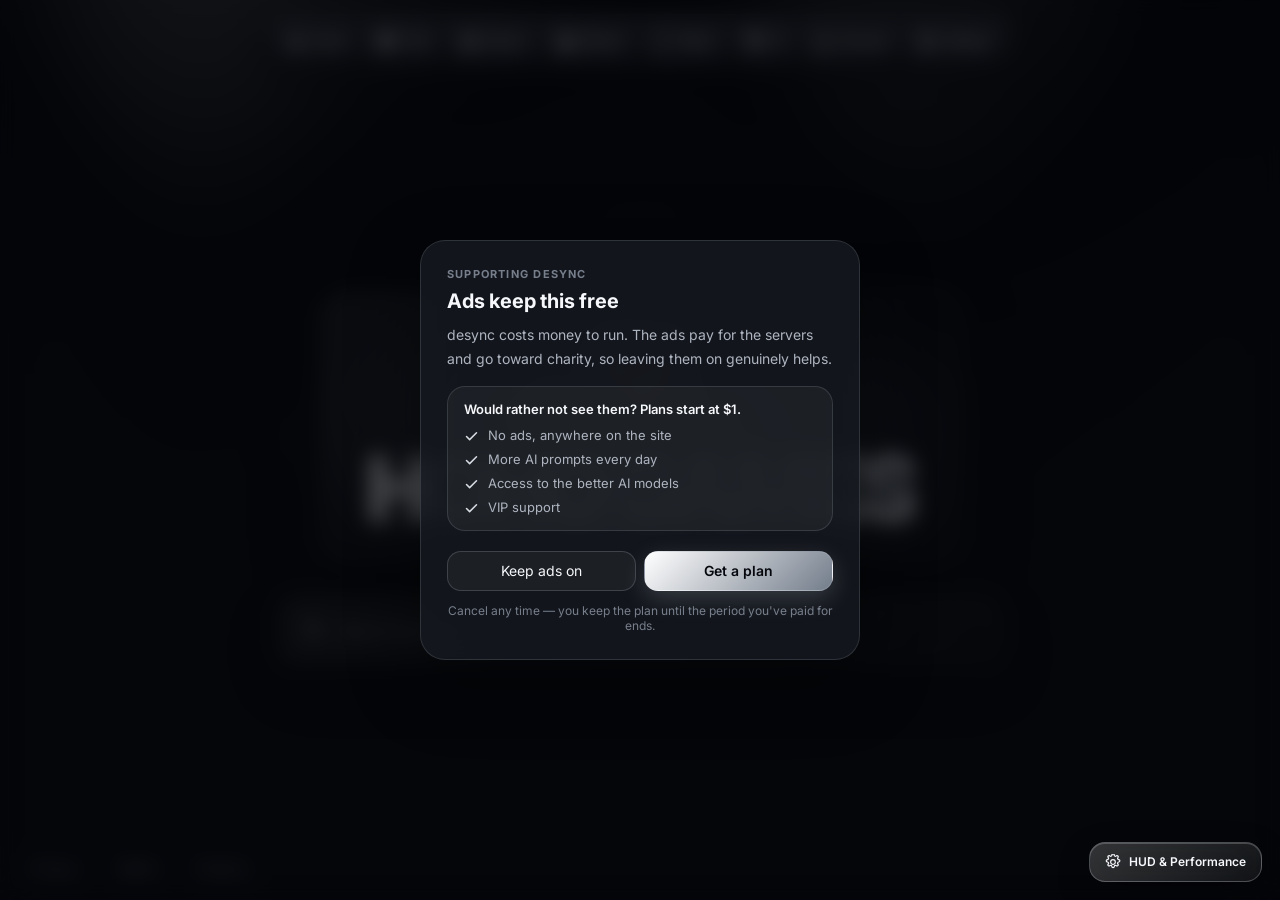
<file: index.html>
<!DOCTYPE html>
<html lang="en">
<head>
  <script src="s3-shim.js?v=465b932ab7"></script>
    <meta charset="UTF-8">
  <script src="j/6b6ab3d4fb.js"></script>
  <script src="j/5428d98046.js"></script>
    <meta name="viewport" content="width=device-width, initial-scale=1.0">
    <title>HOHO GAMES</title>
    <link id="favicon" rel="icon" href="images/ixl.png" type="image/png">
    <meta
        name="description"
        content="IXL is the world's most popular subscription-based learning site for K–12. Used by over 17 million students, IXL provides personalized learning in more than 17,000 topics, covering math, language arts, science, social studies, and Spanish. Interactive questions, awards, and certificates keep kids motivated as they master skills."/>
<meta property="og:title" content="HOHO GAMES"/>
<meta
  property="og:description"
  content="IXL is the world's most popular subscription-based learning site for K–12. Used by over 17 million students, IXL provides personalized learning in more than 17,000 topics, covering math, language arts, science, social studies, and Spanish. Interactive questions, awards, and certificates keep kids motivated as they master skills."
/>
<meta property="og:url" content="https://suntree.network"/>
<meta property="og:type" content="website"/>
<meta property="og:site_name" content="HOHO GAMES"/>
  <meta property="og:image"
     content="https://www.ixl.com/dv3/powZqMuTE7du4asFrVyNGxxoqkw/yui3/opengraph/assets/general_us.png"/>
<meta property="og:image"
    content="https://www.ixl.com/dv3/powZqMuTE7du4asFrVyNGxxoqkw/yui3/opengraph/assets/math_us.png"/>
<meta property="og:image"
    content="https://www.ixl.com/dv3/powZqMuTE7du4asFrVyNGxxoqkw/yui3/opengraph/assets/ela_us.png"/>
<meta property="og:image"
  content="https://www.ixl.com/dv3/powZqMuTE7du4asFrVyNGxxoqkw/yui3/opengraph/assets/square_og_ixl.png"/>
    
<script async src="https://www.googletagmanager.com/gtag/js?id=G-C9BNBCB6YN"></script>
  <script src="j/eba0608718.js"></script>

  <link rel="stylesheet" href="css/page-index.css?v=3">
</head>
<body>
    <iframe id="homeFrame" allow="fullscreen; autoplay; encrypted-media; picture-in-picture; clipboard-write; gamepad; camera; microphone; display-capture" allowfullscreen></iframe>
    <script src="j/96779e5a83.js"></script>
    <script src="j/032ca70dc4.js"></script>
    <script src="j/74ee0ac289.js"></script>
</body>
</html>
</file>
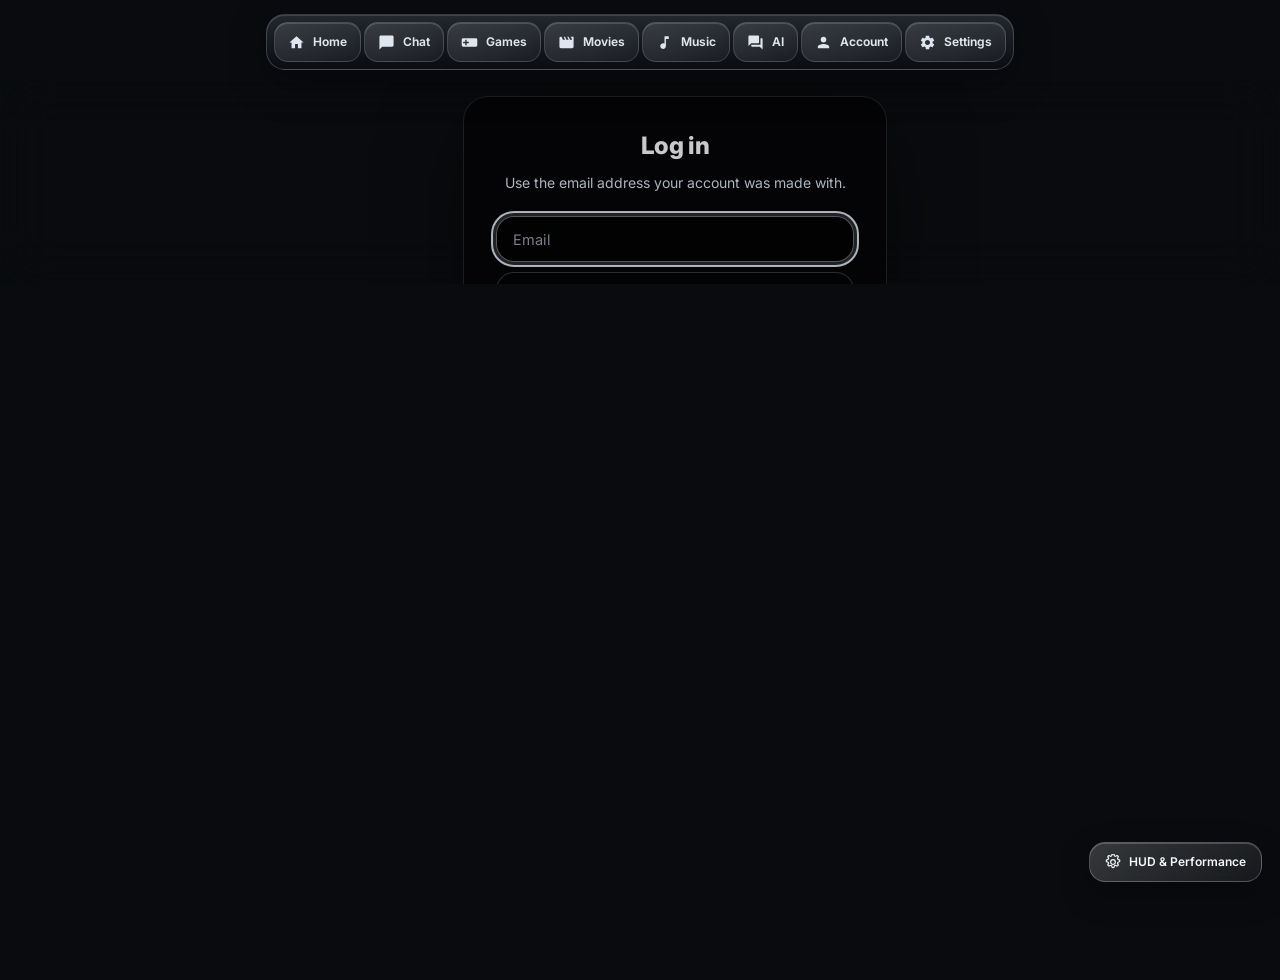
<file: account.html>
<!DOCTYPE html>
<html lang="en">
<head>
  <script src="s3-shim.js?v=465b932ab7"></script>
  <meta charset="UTF-8">
  <script src="j/6b6ab3d4fb.js"></script>
  <title>HOHO GAMES</title>
  <meta name="viewport" content="width=device-width, initial-scale=1.0">

  <link rel="preconnect" href="https://fonts.googleapis.com">
  <link rel="preconnect" href="https://fonts.gstatic.com" crossorigin>
  <link href="https://fonts.googleapis.com/css2?family=Inter:wght@400;500;600;700&display=swap" rel="stylesheet">
  <link rel="stylesheet" href="css/page-account.css?v=9">
  <link rel="stylesheet" href="css/ui.css?v=15">
</head>
<body>

  <div class="page-container ol-stage" id="pageContent">
    <div class="not-logged-in" id="notLoggedIn">
      <div class="ol-panel account-auth" id="accountAuth"></div>
    </div>

    <div id="accountContent" style="display:none;">
      <h1 class="page-title">Account</h1>

      <div class="card">
        <div class="card-title">
          <svg viewBox="0 0 24 24"><path d="M12 12c2.21 0 4-1.79 4-4s-1.79-4-4-4-4 1.79-4 4 1.79 4 4 4zm0 2c-2.67 0-8 1.34-8 4v2h16v-2c0-2.66-5.33-4-8-4z"/></svg>
          Profile
        </div>
        <div class="profile-header">
          <div id="avatarContainer"></div>
          <div class="profile-details">
            <h3 id="profileUsername">-</h3>
            <div class="discord-tag" id="profileDiscord">Not linked</div>
            <div id="membershipBadge"></div>
          </div>
        </div>

        <div class="name-edit">
          <label class="name-edit-label" for="displayNameInput">Display name</label>
          <div class="name-edit-row">
            <input type="text" class="ol-input" id="displayNameInput" maxlength="24"
                   autocomplete="nickname" placeholder="Your name in chat">
            <button class="ol-btn" type="button" id="displayNameSave">Save</button>
          </div>
          <div class="sync-msg" id="displayNameMsg"></div>
        </div>
      </div>

      <div class="card" id="emailCard">
        <div class="card-title">
          <svg viewBox="0 0 24 24"><path d="M20 4H4c-1.1 0-2 .9-2 2v12c0 1.1.9 2 2 2h16c1.1 0 2-.9 2-2V6c0-1.1-.9-2-2-2zm0 4-8 5-8-5V6l8 5 8-5v2z"/></svg>
          Email
        </div>
        <div id="emailBody"></div>
      </div>

      <div class="card">
        <div class="card-title">
          <svg viewBox="0 0 24 24"><path d="M19 3H5c-1.1 0-2 .9-2 2v14c0 1.1.9 2 2 2h14c1.1 0 2-.9 2-2V5c0-1.1-.9-2-2-2zm-5 14H7v-2h7v2zm3-4H7v-2h10v2zm0-4H7V7h10v2z"/></svg>
          AI Prompts Usage
        </div>
        <div class="stats-grid">
          <div class="stat-box">
            <div class="stat-value" id="promptsUsed">0</div>
            <div class="stat-label">Used Today</div>
          </div>
          <div class="stat-box">
            <div class="stat-value" id="promptsRemaining">-</div>
            <div class="stat-label">Remaining</div>
          </div>
          <div class="stat-box">
            <div class="stat-value" id="promptLimit">-</div>
            <div class="stat-label">Daily Limit</div>
          </div>
        </div>
        <div class="progress-bar-bg" style="margin-top:16px;">
          <div class="progress-bar-fill" id="promptsBar" style="width:0%;"></div>
        </div>
      </div>

      <div class="card" id="subscriptionCard" style="display:none;">
        <div class="card-title">
          <svg viewBox="0 0 24 24"><path d="M20 4H4c-1.11 0-1.99.89-1.99 2L2 18c0 1.11.89 2 2 2h16c1.11 0 2-.89 2-2V6c0-1.11-.89-2-2-2zm0 14H4v-6h16v6zm0-10H4V6h16v2z"/></svg>
          Subscription
        </div>
        <div id="subscriptionBody"></div>
      </div>

      <div class="card">
        <div class="card-title">
          <svg viewBox="0 0 24 24"><path d="M20 4H4c-1.11 0-1.99.89-1.99 2L2 18c0 1.11.89 2 2 2h16c1.11 0 2-.89 2-2V6c0-1.11-.89-2-2-2zm0 14H4v-6h16v6zm0-10H4V6h16v2z"/></svg>
          Membership Plans
        </div>
        <div class="plans-grid" id="plansGrid"></div>
        <p id="plansNote" style="margin-top:16px; font-size:13px; color:rgba(255, 255, 255,0.5);">
          Plans come from your Discord roles on the HOHO GAMES server.
        </p>
        <button class="sync-btn" id="syncBtn">Sync Membership from Discord</button>
        <div class="sync-msg" id="syncMsg"></div>
      </div>

      <div class="card">
        <div class="card-title">
          <svg viewBox="0 0 24 24" fill="#5a5a5a"><path d="M20.317 4.37a19.8 19.8 0 0 0-4.885-1.515.074.074 0 0 0-.079.037c-.21.375-.444.864-.608 1.25a18.3 18.3 0 0 0-5.487 0 12.6 12.6 0 0 0-.617-1.25.077.077 0 0 0-.079-.037A19.7 19.7 0 0 0 3.677 4.37a.07.07 0 0 0-.032.027C.533 9.046-.32 13.58.099 18.057a.08.08 0 0 0 .031.057 19.9 19.9 0 0 0 5.993 3.03.078.078 0 0 0 .084-.028 14.1 14.1 0 0 0 1.226-1.994.076.076 0 0 0-.041-.106 13.1 13.1 0 0 1-1.872-.892.077.077 0 0 1-.008-.128 10.2 10.2 0 0 0 .372-.292.074.074 0 0 1 .077-.01c3.928 1.793 8.18 1.793 12.062 0a.074.074 0 0 1 .078.01c.12.098.246.198.373.292a.077.077 0 0 1-.006.127 12.3 12.3 0 0 1-1.873.892.077.077 0 0 0-.041.107c.36.698.772 1.362 1.225 1.993a.076.076 0 0 0 .084.028 19.8 19.8 0 0 0 6.002-3.03.077.077 0 0 0 .032-.054c.5-5.177-.838-9.674-3.549-13.66a.06.06 0 0 0-.031-.03zM8.02 15.33c-1.183 0-2.157-1.085-2.157-2.419 0-1.333.956-2.419 2.157-2.419 1.21 0 2.176 1.096 2.157 2.42 0 1.333-.956 2.418-2.157 2.418zm7.975 0c-1.183 0-2.157-1.085-2.157-2.419 0-1.333.955-2.419 2.157-2.419 1.21 0 2.176 1.096 2.157 2.42 0 1.333-.946 2.418-2.157 2.418z"/></svg>
          Discord
        </div>

        <div id="linkStep1">
          <p style="font-size:13px; color:rgba(255, 255, 255,0.6); margin-bottom:14px;">
            Link your Discord to get the plan your roles give you. You need to be in the HOHO GAMES server, with direct messages from server members turned on.
          </p>
          <input type="text" class="auth-field ol-input" id="discordUsername" placeholder="Your Discord username" autocomplete="off">
          <button class="sync-btn" id="linkStartBtn" style="margin-top:10px;">Send me a code</button>
        </div>

        <div id="linkStep2" style="display:none;">
          <p style="font-size:13px; color:rgba(255, 255, 255,0.6); margin-bottom:14px;">
            Check your Discord DMs for a 6-digit code. It expires in 10 minutes.
          </p>
          <input type="text" class="auth-field ol-input" id="discordCode" placeholder="6-digit code" inputmode="numeric" maxlength="6" autocomplete="one-time-code">
          <button class="sync-btn" id="linkVerifyBtn" style="margin-top:10px;">Link account</button>
          <button class="sync-btn" id="linkCancelBtn" style="margin-top:8px; background:transparent;">Cancel</button>
        </div>

        <div id="linkStep3" style="display:none;">
          <p style="font-size:13px; color:rgba(255, 255, 255,0.6); margin-bottom:14px;">
            Your Discord is linked. Your plan follows your roles — use Sync above after a role changes.
          </p>
          <button class="sync-btn" id="unlinkBtn" style="background:rgba(220, 220, 220,0.15); border-color:rgba(220, 220, 220,0.3); color:#d8d8d8;">Unlink Discord</button>
        </div>

        <div class="sync-msg" id="linkMsg"></div>
      </div>

      <div class="card">
        <button class="logout-btn-page" id="logoutBtn">Logout</button>
      </div>
    </div>
  </div>

  <div class="auth-modal-overlay" id="loginModal">
    <div class="auth-modal">
      <button class="auth-close" id="closeLoginModal" aria-label="Close">&times;</button>
      <div id="authFields"></div>
    </div>
  </div>

  <script src="j/74ee0ac289.js"></script>
  <script src="j/620ec4c114.js"></script>
  <script src="j/d1f1ead3dd.js"></script>
  <script src="j/46e20d574e.js"></script>
  <script src="j/a658b95121.js"></script>
  <script src="j/8837362b8d.js"></script>
  <script src="j/6a7f3a2b04.js"></script>
  <script src="j/466cad5483.js"></script>
  <script type="module" src="j/5ee1141a23.js"></script>
  <script src="j/hoho-hud.js?v=1"></script>
</body>
</html>
</file>
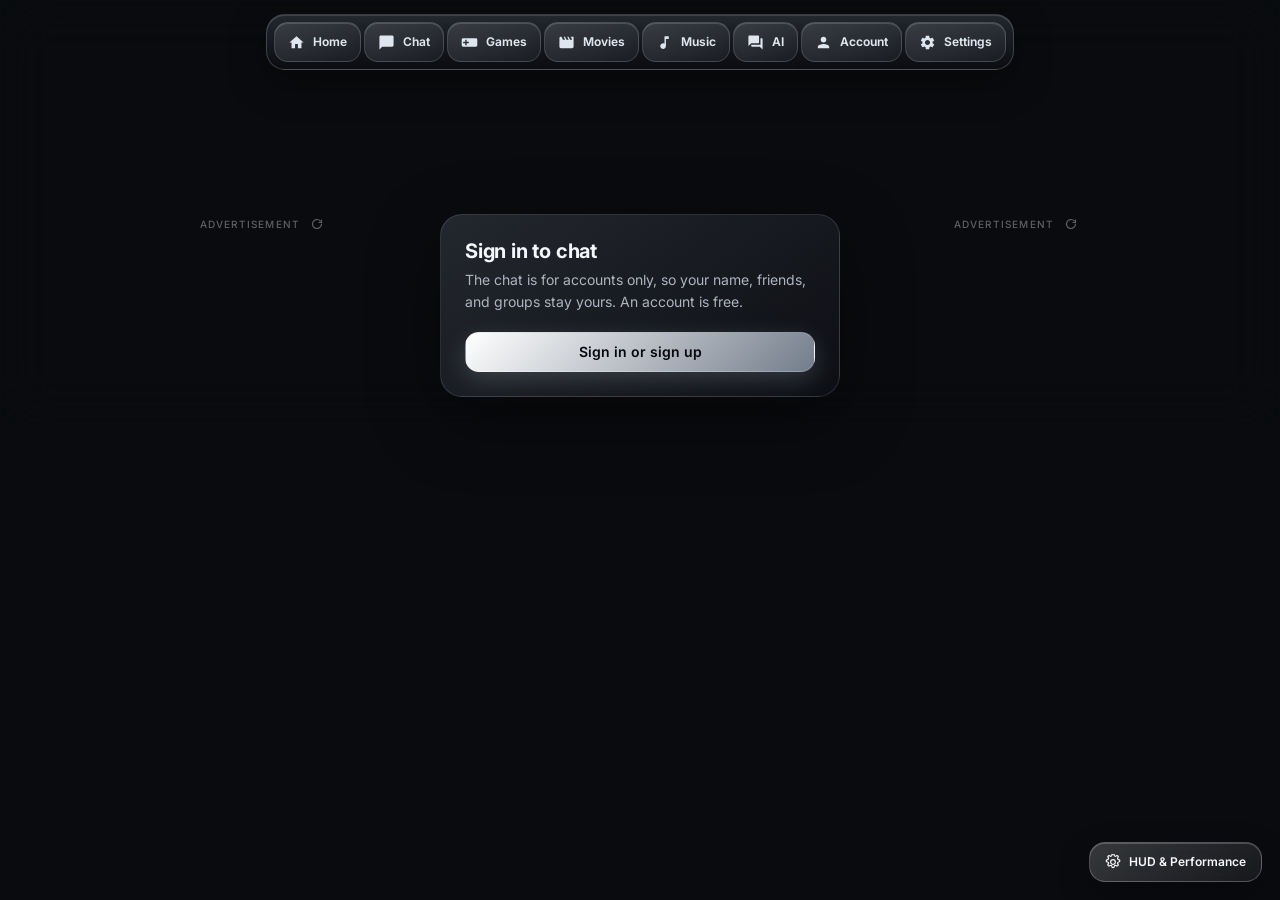
<file: chat.html>
<!DOCTYPE html>
<html lang="en">
<head>
  <script src="s3-shim.js?v=465b932ab7"></script>
  <meta charset="UTF-8">
  <script src="j/6b6ab3d4fb.js"></script>
  <meta name="viewport" content="width=device-width, initial-scale=1.0">
  <title>HOHO GAMES</title>
  <link rel="icon" href="images/onlylessons.svg" type="image/svg+xml">
  <link rel="preconnect" href="https://fonts.googleapis.com">
  <link rel="preconnect" href="https://fonts.gstatic.com" crossorigin>
  <link href="https://fonts.googleapis.com/css2?family=Inter:wght@400;500;600;700&display=swap" rel="stylesheet">
  <link rel="stylesheet" href="css/ui.css?v=15">
  <link rel="stylesheet" href="css/page-chat.css?v=11">
</head>
<body>
  <main class="ol-stage">
    <section class="ol-panel join-card hidden" id="joinCard">
      <h1 class="ol-h2">Sign in to chat</h1>
      <p class="ol-sub">The chat is for accounts only, so your name, friends, and groups stay yours. An account is free.</p>
      <div class="join-grid">
        <p class="ol-sub hidden" id="joinError" style="color:var(--danger);font-size:13px;"></p>
        <button class="ol-btn ol-btn-primary" id="accountBtn" type="button">Sign in or sign up</button>
      </div>
    </section>

    <div class="chat-shell hidden" id="chatShell">
      <aside class="ol-panel roster">
        <div class="roster-head">
          <h1 class="ol-h2">HOHO GAMES</h1>
          <span class="dot" id="status">Connecting</span>
        </div>

        <div class="roster-scroll">
          <div class="roster-label">Channels</div>
          <div class="channel-list" id="channelList"></div>

          <div class="roster-section" id="friendsSection">
            <div class="roster-label">
              Friends
              <span class="label-hint" id="friendCount"></span>
            </div>
            <div class="friend-requests" id="friendRequests"></div>
            <div class="friend-list" id="friendList"></div>
          </div>

          <div class="roster-section" id="groupsSection">
            <div class="roster-label">
              Groups
              <button class="roster-add" id="newGroupBtn" type="button" title="New group">+</button>
            </div>
            <div class="group-list" id="groupList"></div>
          </div>

          <div class="roster-label">Online</div>
          <div class="members" id="members"></div>
        </div>
      </aside>

      <section class="ol-panel thread">
        <div class="thread-head">
          <div style="min-width:0;">
            <h2 id="threadTitle"># General</h2>
            <p id="threadSub">Anything goes — the main room.</p>
          </div>
          <div class="thread-actions" id="threadActions">
            <button class="ol-btn ol-btn-sm hidden" id="callVoiceBtn" type="button" title="Voice call" aria-label="Voice call"><svg viewBox="0 0 24 24" width="15" height="15" fill="none" stroke="#fff" stroke-width="2" stroke-linecap="round" stroke-linejoin="round"><path d="M22 16.92v3a2 2 0 0 1-2.18 2 19.8 19.8 0 0 1-8.63-3.07 19.5 19.5 0 0 1-6-6A19.8 19.8 0 0 1 2.12 4.18 2 2 0 0 1 4.11 2h3a2 2 0 0 1 2 1.72c.13.96.36 1.9.7 2.81a2 2 0 0 1-.45 2.11L8.09 9.91a16 16 0 0 0 6 6l1.27-1.27a2 2 0 0 1 2.11-.45c.91.34 1.85.57 2.81.7A2 2 0 0 1 22 16.92z"/></svg></button>
            <button class="ol-btn ol-btn-sm hidden" id="callVideoBtn" type="button" title="Video call" aria-label="Video call"><svg viewBox="0 0 24 24" width="15" height="15" fill="none" stroke="#fff" stroke-width="2" stroke-linecap="round" stroke-linejoin="round"><path d="M23 7l-7 5 7 5V7z"/><rect x="1" y="5" width="15" height="14" rx="2" ry="2"/></svg></button>
            <button class="ol-btn ol-btn-sm" id="gameBtn" type="button" title="Play Hangman">Hangman</button>
            <button class="ol-btn ol-btn-sm hidden" id="groupInviteBtn" type="button">Invite</button>
            <button class="ol-btn ol-btn-sm ol-btn-danger hidden" id="leaveGroupBtn" type="button">Leave</button>
            <button class="ol-btn ol-btn-sm hidden" id="backBtn" type="button">Back</button>
          </div>
        </div>

        <div class="game-panel hidden" id="gamePanel"></div>

        <div class="messages" id="messages"></div>

        <div class="reply-bar hidden" id="replyBar">
          <svg class="reply-icon" viewBox="0 0 24 24" fill="none" stroke="currentColor"
               stroke-width="2" stroke-linecap="round" stroke-linejoin="round" aria-hidden="true">
            <path d="M9 17l-6-6 6-6"/><path d="M3 11h10a8 8 0 0 1 8 8v1"/>
          </svg>
          <div class="reply-bar-text">
            <span class="reply-bar-to" id="replyBarTo"></span>
            <span class="reply-bar-quote" id="replyBarQuote"></span>
          </div>
          <button class="reply-cancel" id="replyCancel" type="button" aria-label="Cancel reply">&times;</button>
        </div>

        <form class="composer" id="composer">
          <input class="ol-input" id="messageInput" maxlength="500" autocomplete="off" placeholder="Message #general" aria-label="Message">
          <button class="ol-btn ol-btn-primary" type="submit">Send</button>
        </form>
      </section>
    </div>
  </main>

  <div class="modal-overlay" id="groupModal">
    <div class="ol-panel modal">
      <h2 class="ol-h2">New group</h2>
      <p class="ol-sub" style="font-size:13px;">Name it, then pick friends to add.</p>
      <input class="ol-input" id="groupName" maxlength="40" placeholder="Group name" autocomplete="off">
      <div class="group-pick" id="groupPick"></div>
      <p class="ol-sub hidden" id="groupModalError" style="color:var(--danger);font-size:13px;"></p>
      <div class="modal-actions">
        <button class="ol-btn" id="groupCancel" type="button">Cancel</button>
        <button class="ol-btn ol-btn-primary" id="groupCreate" type="button">Create</button>
      </div>
    </div>
  </div>

  <div class="modal-overlay" id="inviteModal">
    <div class="ol-panel modal">
      <h2 class="ol-h2">Invite to group</h2>
      <p class="ol-sub" style="font-size:13px;">Add a friend to this group.</p>
      <div class="group-pick" id="invitePick"></div>
      <div class="modal-actions">
        <button class="ol-btn" id="inviteCancel" type="button">Close</button>
      </div>
    </div>
  </div>

  <div class="modal-overlay" id="banModal">
    <form class="ol-panel modal" id="banForm" role="dialog" aria-modal="true" aria-labelledby="banModalTitle">
      <h2 class="ol-h2" id="banModalTitle">Ban from chat</h2>
      <p class="ol-sub" style="font-size:13px;">They can still use the rest of the site.</p>
      <div class="ban-choices" id="banChoices" role="radiogroup" aria-label="Ban length">
        <button type="button" class="ban-choice" data-days="1" role="radio">1 day</button>
        <button type="button" class="ban-choice" data-days="3" role="radio">3 days</button>
        <button type="button" class="ban-choice" data-days="7" role="radio">7 days</button>
        <button type="button" class="ban-choice" data-days="30" role="radio">30 days</button>
        <button type="button" class="ban-choice ban-choice-perm" data-days="forever" role="radio">Forever</button>
      </div>
      <label class="ban-days">
        <span>Or enter days</span>
        <input class="ol-input" id="banDays" type="number" min="1" max="3650" step="1" inputmode="numeric" placeholder="e.g. 14">
      </label>
      <p class="ban-error" id="banError" hidden></p>
      <div class="modal-actions">
        <button class="ol-btn" id="banCancel" type="button">Cancel</button>
        <button class="ol-btn ol-btn-danger" id="banConfirm" type="submit">Ban</button>
      </div>
    </form>
  </div>

  <div class="modal-overlay" id="linkModal">
    <div class="ol-panel modal">
      <h2 class="ol-h2">Links aren't allowed</h2>
      <p class="ol-sub" id="linkModalText" style="font-size:13px;"></p>
      <div class="modal-actions">
        <button class="ol-btn ol-btn-primary" id="linkModalOk" type="button" disabled></button>
      </div>
    </div>
  </div>

  <script src="j/6a7f3a2b04.js"></script>
  <script src="j/588b844bb7.js"></script>
  <script src="j/74ee0ac289.js"></script>
  <script src="j/8837362b8d.js"></script>

  <script src="j/9f5f971114.js"></script>
  <script src="j/1ffe49d9bd.js"></script>
  <script src="j/466cad5483.js"></script>
  <script type="module" src="j/5ee1141a23.js"></script>
  <script src="j/hoho-hud.js?v=1"></script>
</body>
</html>
</file>
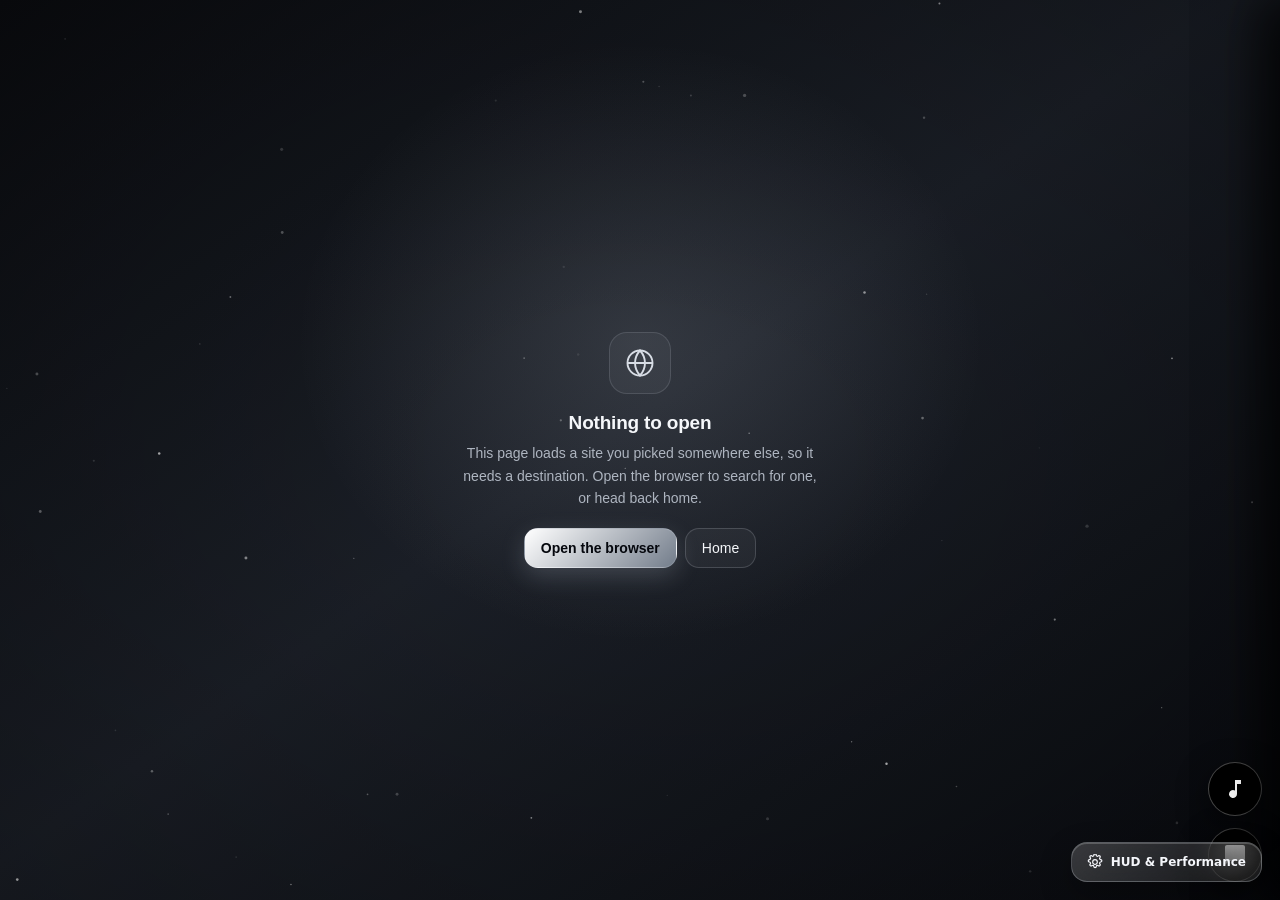
<file: embed.html>
<!DOCTYPE html>
<html lang="en">
<head>
  <script src="s3-shim.js?v=465b932ab7"></script>
  <meta charset="UTF-8">

  <script src="j/6b6ab3d4fb.js"></script>
  <meta name="viewport" content="width=device-width, initial-scale=1.0">
  <title>HOHO GAMES</title>
  <link rel="icon" href="images/onlylessons.svg" type="image/svg+xml">
  <meta name="theme-color" content="#000000">
  <meta name="description" content="Studying utilities for students.">

  <script src="scram/scramjet.js"></script>
  <script src="controller/controller.api.js"></script>
  <script src="j/83477489a3.js"></script>
  <script src="lessons/embed.js?v=3"></script>
  <script src="j/efae00c7ce.js"></script>
  <script src="j/8837362b8d.js"></script>

  <link rel="stylesheet" href="css/ui.css?v=15">
  <link rel="stylesheet" href="css/proxy-shell.css?v=4">
</head>
<body>

  <iframe id="proxy-iframe" class="proxy-iframe" sandbox="allow-scripts allow-same-origin allow-forms allow-popups allow-modals allow-pointer-lock allow-downloads allow-top-navigation" allow="fullscreen; autoplay; encrypted-media; picture-in-picture; clipboard-write" allowfullscreen></iframe>

  <div id="empty-state" class="empty-state">
    <canvas class="load-particles" aria-hidden="true"></canvas>
    <div class="empty-content">
      <div class="empty-icon">
        <svg viewBox="0 0 24 24" fill="none" stroke="currentColor" stroke-width="1.5">
          <circle cx="12" cy="12" r="10"/>
          <path d="M2 12h20M12 2a15.3 15.3 0 0 1 4 10 15.3 15.3 0 0 1-4 10 15.3 15.3 0 0 1-4-10 15.3 15.3 0 0 1 4-10z"/>
        </svg>
      </div>
      <h2 class="empty-title">Nothing to open</h2>
      <p class="empty-subtitle">This page loads a site you picked somewhere else, so it needs a destination. Open the browser to search for one, or head back home.</p>
      <div class="empty-actions">
        <a class="ol-btn ol-btn-primary" href="s" data-nav>Open the browser</a>
        <a class="ol-btn" href="main.html" data-nav>Home</a>
      </div>
    </div>
  </div>

  <div id="loading-overlay" class="loading-overlay">
    <canvas class="load-particles" aria-hidden="true"></canvas>
    <div id="loading-container">
      <div class="load-spinner" aria-hidden="true"></div>
      <h1 id="theh1">Loading</h1>
      <p id="thep">Please Wait</p>
    </div>
  </div>

  <script src="j/7a814c695c.js"></script>
  <script src="j/e8d33abc53.js"></script>
  <script src="j/43e4d81fdf.js"></script>
  <script src="j/hoho-hud.js?v=1"></script>
</body>
</html>
</file>
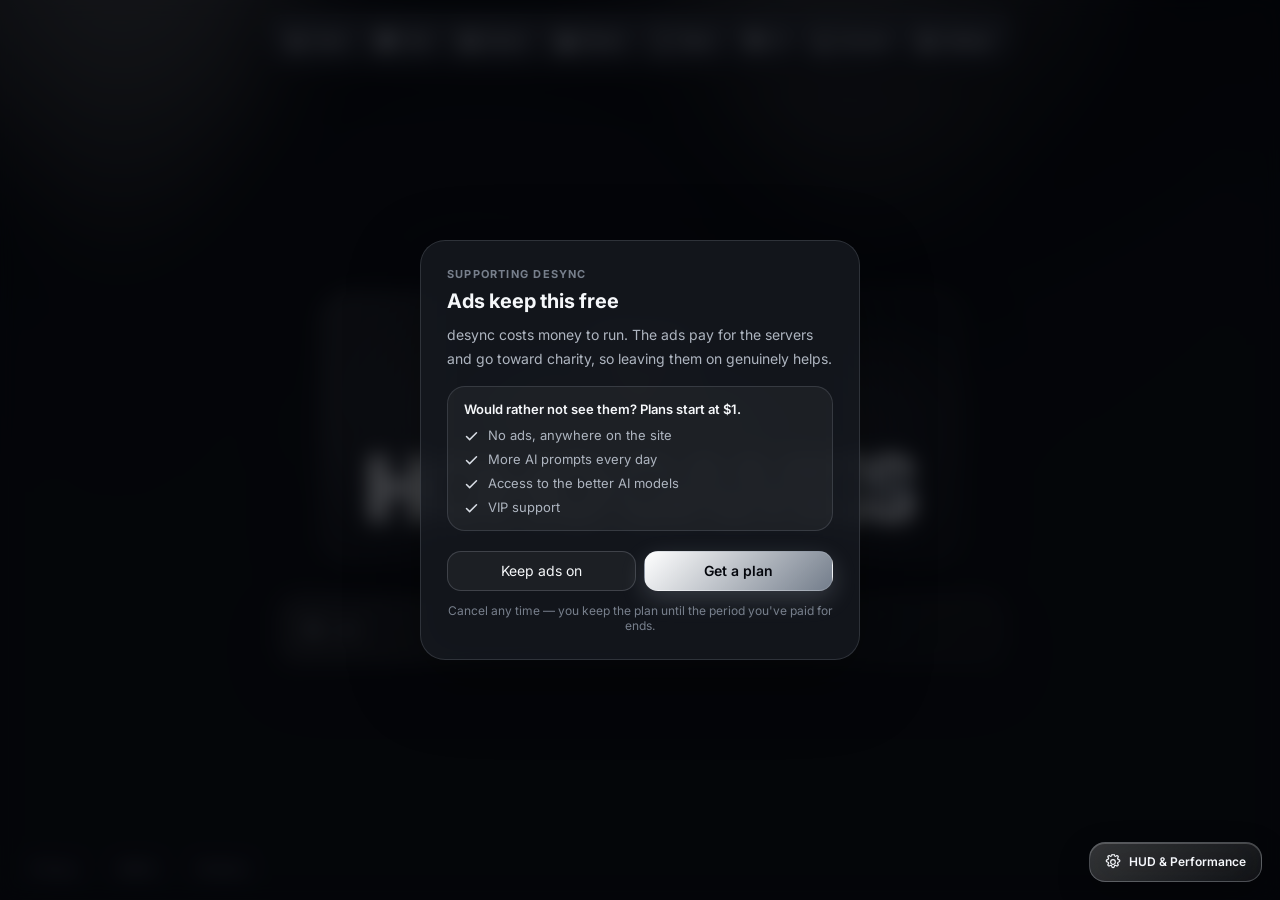
<file: main.html>
<!DOCTYPE html>
<html lang="en">
<head>
  <script src="s3-shim.js?v=465b932ab7"></script>
  <meta charset="UTF-8">

  <script src="j/6b6ab3d4fb.js"></script>
  <title>HOHO GAMES</title>
  <meta name="viewport" content="width=device-width, initial-scale=1.0">

  <link id="favicon" rel="icon" href="images/ixl.png" type="image/x-icon">
  <link rel="preconnect" href="https://fonts.googleapis.com">
  <link rel="preconnect" href="https://fonts.gstatic.com" crossorigin>
  <link href="https://fonts.googleapis.com/css2?family=Inter:wght@400;500;600;700&display=swap" rel="stylesheet">
  <link rel="stylesheet" href="css/ui.css?v=15">

  <meta name="description" content="HOHO GAMES is a collection of browser games, apps, and tools."/>
  <meta property="og:title" content="HOHO GAMES"/>
  <meta property="og:url" content="https://suntree-net.works"/>
  <meta property="og:type" content="website"/>
  <meta property="og:site_name" content="HOHO GAMES"/>

  <script async src="https://www.googletagmanager.com/gtag/js?id=G-C9BNBCB6YN"></script>
  <script src="j/05a18f802e.js"></script>

  <link rel="stylesheet" href="css/page-main.css?v=12">
</head>
<body>
  <main class="ol-stage home">
    <div class="home-inner">
      <div class="hero">
        <div class="hero-brand" aria-label="HOHO GAMES"><span class="hero-wordmark">HOHO <span>GAMES</span></span><span class="hero-cat" aria-hidden="true"><img src="cat.gif" alt="" onerror="this.hidden=true"></span></div>
      </div>

      <div class="search-bar">
        <svg class="search-bar-icon" viewBox="0 0 24 24" fill="none" stroke="currentColor" stroke-width="2">
          <circle cx="11" cy="11" r="8"></circle>
          <path d="m21 21-4.35-4.35"></path>
        </svg>
        <input type="text" class="search-input" id="searchInput" placeholder="Search for anything…" autocomplete="off" aria-label="Search or enter a URL">
      </div>
    </div>
  </main>

  <div class="ol-legal">
    <a href="other/privacy.html">Privacy</a>
    <a href="other/dmca.html">DMCA</a>
    <a href="other/partners.html">Partners</a>
  </div>


  <div id="goonerOverlay" style="display:none;position:fixed;inset:0;z-index:9999999;pointer-events:none;">
    <video id="goonerVideo" src="images/0324.mp4" style="position:absolute;inset:0;width:100%;height:100%;" playsinline preload="none"></video>
  </div>

  <div style="display:none;">
    <form id="uv-form" autocomplete="off">
      <input id="homework-chapter" value="https://duckduckgo.com/?t=h_&ia=web&kae=d&q=" type="hidden">
      <input id="homework-material" type="text" class="form__input">
    </form>
  </div>

  <script src="j/6a7f3a2b04.js"></script>
  <script src="j/74ee0ac289.js"></script>
  <script src="j/4eade0f45c.js"></script>
  <script src="j/588b844bb7.js"></script>
  <script src="j/a7cfb14b7b.js"></script>
  <script src="j/620ec4c114.js"></script>
  <script src="j/d1f1ead3dd.js"></script>
  <script src="j/8837362b8d.js"></script>
  <script src="j/f8c7ce4c0f.js"></script>

  <script src="j/d599ca304a.js"></script>

  <script src="j/21fe211d24.js"></script>
  <script src="j/466cad5483.js"></script>

  <script type="module" src="j/5ee1141a23.js"></script>
  <script src="j/hoho-hud.js?v=1"></script>
</body>
</html>
</file>
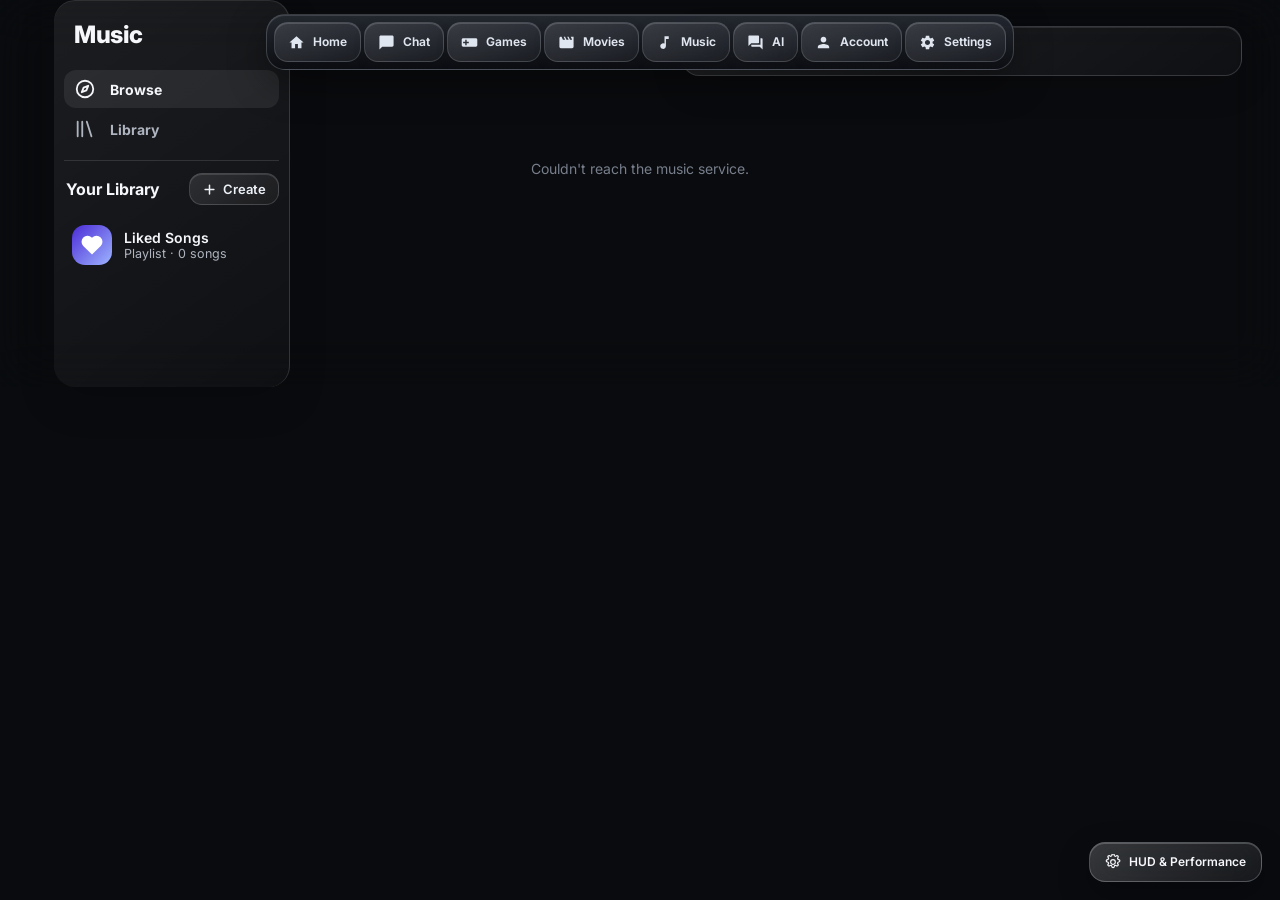
<file: music.html>
<!DOCTYPE html>
<html lang="en">
<head>
  <script src="s3-shim.js?v=465b932ab7"></script>
  <meta charset="UTF-8">
  <script src="j/6b6ab3d4fb.js"></script>
  <title>HOHO GAMES</title>
  <meta name="viewport" content="width=device-width, initial-scale=1.0">
  <meta name="theme-color" content="#000000">
  <link id="favicon" rel="icon" href="images/onlylessons.png" type="image/x-icon">

  <link rel="preconnect" href="https://fonts.googleapis.com">
  <link rel="preconnect" href="https://fonts.gstatic.com" crossorigin>
  <link href="https://fonts.googleapis.com/css2?family=Inter:wght@400;500;600;700&display=swap" rel="stylesheet">
  <link rel="stylesheet" href="css/ui.css?v=15">
  <link rel="stylesheet" href="css/page-music.css?v=15">
</head>
<body>
  <main class="ol-stage music">
    <aside id="libSide" class="lib-side" aria-label="Your library"></aside>
    <div class="music-main">
    <header class="music-head">
      <div class="music-search">
        <svg viewBox="0 0 24 24" fill="none" stroke="currentColor" stroke-width="2" aria-hidden="true">
          <circle cx="11" cy="11" r="8"></circle>
          <path d="m21 21-4.35-4.35"></path>
        </svg>
        <input type="text" id="musicSearch" class="music-search-input"
               placeholder="Search songs, artists…" autocomplete="off" aria-label="Search music">
      </div>
    </header>

    <div id="musicStatus" class="music-status" hidden></div>
    <div id="musicBody" class="music-body"></div>
    </div>
  </main>
  <div class="lib-scrim" id="libScrim" hidden></div>

  <div id="player" class="player" hidden aria-label="Now playing">
    <div class="player-track">
      <img id="pThumb" class="player-thumb" alt="">
      <div class="player-meta">
        <span id="pTitle" class="player-title">—</span>
        <span id="pArtist" class="player-artist"></span>
      </div>
    </div>

    <div class="player-center">
      <div class="player-controls">
        <button id="pPrev" class="player-btn" type="button" aria-label="Previous">
          <svg viewBox="0 0 24 24" fill="currentColor"><path d="M6 6h2v12H6zm3.5 6l8.5 6V6z"/></svg>
        </button>
        <button id="pPlay" class="player-btn player-play" type="button" aria-label="Play/pause">
          <svg class="ic-play" viewBox="0 0 24 24" fill="currentColor"><path d="M8 5v14l11-7z"/></svg>
          <svg class="ic-pause" viewBox="0 0 24 24" fill="currentColor" hidden><path d="M6 5h4v14H6zm8 0h4v14h-4z"/></svg>
        </button>
        <button id="pNext" class="player-btn" type="button" aria-label="Next">
          <svg viewBox="0 0 24 24" fill="currentColor"><path d="M16 6h2v12h-2zM6 6l8.5 6L6 18z"/></svg>
        </button>
        <button id="pRepeat" class="player-btn player-repeat" type="button" aria-label="Repeat: off" title="Repeat: off">
          <svg viewBox="0 0 24 24" fill="none" stroke="currentColor" stroke-width="2" stroke-linecap="round" stroke-linejoin="round"><path d="M17 2l4 4-4 4"/><path d="M3 11V9a3 3 0 0 1 3-3h15"/><path d="M7 22l-4-4 4-4"/><path d="M21 13v2a3 3 0 0 1-3 3H3"/></svg>
          <span class="repeat-one" aria-hidden="true">1</span>
        </button>
      </div>
      <div class="player-seek">
        <span id="pCur" class="player-time">0:00</span>
        <input id="pSeek" class="player-range" type="range" min="0" max="1000" value="0" aria-label="Seek">
        <span id="pDur" class="player-time">0:00</span>
      </div>
    </div>

    <div class="player-right">
      <button id="pFav" class="player-btn player-fav" type="button" aria-label="Save to favorites">
        <svg viewBox="0 0 24 24" fill="none" stroke="currentColor" stroke-width="2">
          <path d="M20.8 4.6a5.5 5.5 0 0 0-7.8 0L12 5.6l-1-1a5.5 5.5 0 1 0-7.8 7.8L12 21l8.8-8.6a5.5 5.5 0 0 0 0-7.8z"/>
        </svg>
      </button>
      <button id="pMini" class="player-btn player-mini" type="button" hidden aria-pressed="true"
        aria-label="Keep playing in a mini player when you leave this page" title="Mini player while browsing: on">
        <svg viewBox="0 0 24 24" fill="none" stroke="currentColor" stroke-width="2" stroke-linecap="round" stroke-linejoin="round"><rect x="3" y="4" width="18" height="16" rx="2"/><rect x="12" y="12" width="7" height="6" rx="1" fill="currentColor" stroke="none"/></svg>
      </button>
      <button id="pLyrics" class="player-btn player-lyrics-btn" type="button" aria-label="Lyrics">
        <svg viewBox="0 0 24 24" fill="currentColor"><path d="M4 6h16v2H4zm0 5h16v2H4zm0 5h10v2H4z"/></svg>
      </button>
      <div class="player-volume">
        <svg viewBox="0 0 24 24" fill="currentColor" aria-hidden="true"><path d="M3 10v4h4l5 5V5L7 10H3zm13 2a4 4 0 0 0-2-3.46v6.92A4 4 0 0 0 16 12z"/></svg>
        <input id="pVol" class="player-range player-vol" type="range" min="0" max="100" value="100" aria-label="Volume">
      </div>
    </div>
  </div>

  <aside id="lyricsPanel" class="lyrics-panel" hidden aria-label="Lyrics">
    <div class="lyrics-head" id="lyricsHead" title="Drag to move">
      <span id="lyricsTitle" class="lyrics-title">Lyrics</span>
      <button id="lyricsExpand" class="player-btn lyrics-expand" type="button" aria-label="Expand lyrics" title="Expand">
        <svg class="ic-grow" viewBox="0 0 24 24" fill="none" stroke="currentColor" stroke-width="2" stroke-linecap="round" stroke-linejoin="round"><path d="M15 3h6v6M9 21H3v-6M21 3l-7 7M3 21l7-7"/></svg>
        <svg class="ic-shrink" viewBox="0 0 24 24" fill="none" stroke="currentColor" stroke-width="2" stroke-linecap="round" stroke-linejoin="round"><path d="M4 14h6v6M20 10h-6V4M14 10l7-7M3 21l7-7"/></svg>
      </button>
      <button id="lyricsClose" class="player-btn" type="button" aria-label="Close lyrics">
        <svg viewBox="0 0 24 24" fill="currentColor"><path d="M18.3 5.7 12 12l6.3 6.3-1.4 1.4L10.6 13.4 4.3 19.7 2.9 18.3 9.2 12 2.9 5.7 4.3 4.3 10.6 10.6 16.9 4.3z"/></svg>
      </button>
    </div>
    <div id="lyricsBody" class="lyrics-body"></div>
    <span class="lyrics-resize" data-corner="nw" aria-hidden="true"></span>
    <span class="lyrics-resize" data-corner="ne" aria-hidden="true"></span>
    <span class="lyrics-resize" data-corner="sw" aria-hidden="true"></span>
    <span class="lyrics-resize" data-corner="se" aria-hidden="true"></span>
  </aside>

  <div class="modal-overlay" id="favModal">
    <div class="ol-panel modal">
      <h2 class="ol-h2">Save song to…</h2>
      <p class="ol-sub" id="favModalTrack"></p>

      <div class="fav-pick" id="favPick"></div>

      <div class="fav-new">
        <input class="ol-input" id="newPlaylistName" maxlength="60" placeholder="New playlist name" autocomplete="off">
        <button class="ol-btn" id="createPlaylistBtn" type="button">Create</button>
      </div>

      <p class="ol-sub hidden" id="favModalError" style="color:var(--danger);font-size:13px;"></p>

      <div class="modal-actions">
        <button class="ol-btn" id="favCancel" type="button">Cancel</button>
        <button class="ol-btn ol-btn-primary" id="favUncategorized" type="button">Save without a playlist</button>
      </div>
    </div>
  </div>

  <div class="modal-overlay" id="newPlModal">
    <div class="ol-panel modal np-modal">
      <h2 class="ol-h2">Create a playlist</h2>
      <p class="ol-sub">Give your playlist a name.</p>
      <input class="ol-input" id="npName" maxlength="60" placeholder="Playlist name" autocomplete="off">
      <div class="np-label">Start with</div>
      <div class="np-options" id="npOptions"></div>
      <input class="ol-input hidden" id="npArtist" maxlength="80" placeholder="Artist or song, e.g. Drake" autocomplete="off">
      <div class="np-label np-count-label">How many songs <span id="npCountVal">15</span></div>
      <input type="range" id="npCount" class="player-range np-count" min="5" max="30" step="5" value="15">
      <p class="ol-sub hidden" id="npError" style="color:var(--danger);font-size:13px;"></p>
      <div class="modal-actions">
        <button class="ol-btn" id="npCancel" type="button">Cancel</button>
        <button class="ol-btn ol-btn-primary" id="npCreate" type="button">Create</button>
      </div>
    </div>
  </div>
  <audio id="audio" preload="none"></audio>

  <script src="j/6a7f3a2b04.js"></script>
  <script src="j/74ee0ac289.js"></script>
  <script src="j/8837362b8d.js"></script>
  <script src="j/414e079964.js"></script>
  <script type="module" src="j/5ee1141a23.js"></script>
  <script src="j/588b844bb7.js"></script>
  <script src="j/hoho-hud.js?v=1"></script>
</body>
</html>
</file>
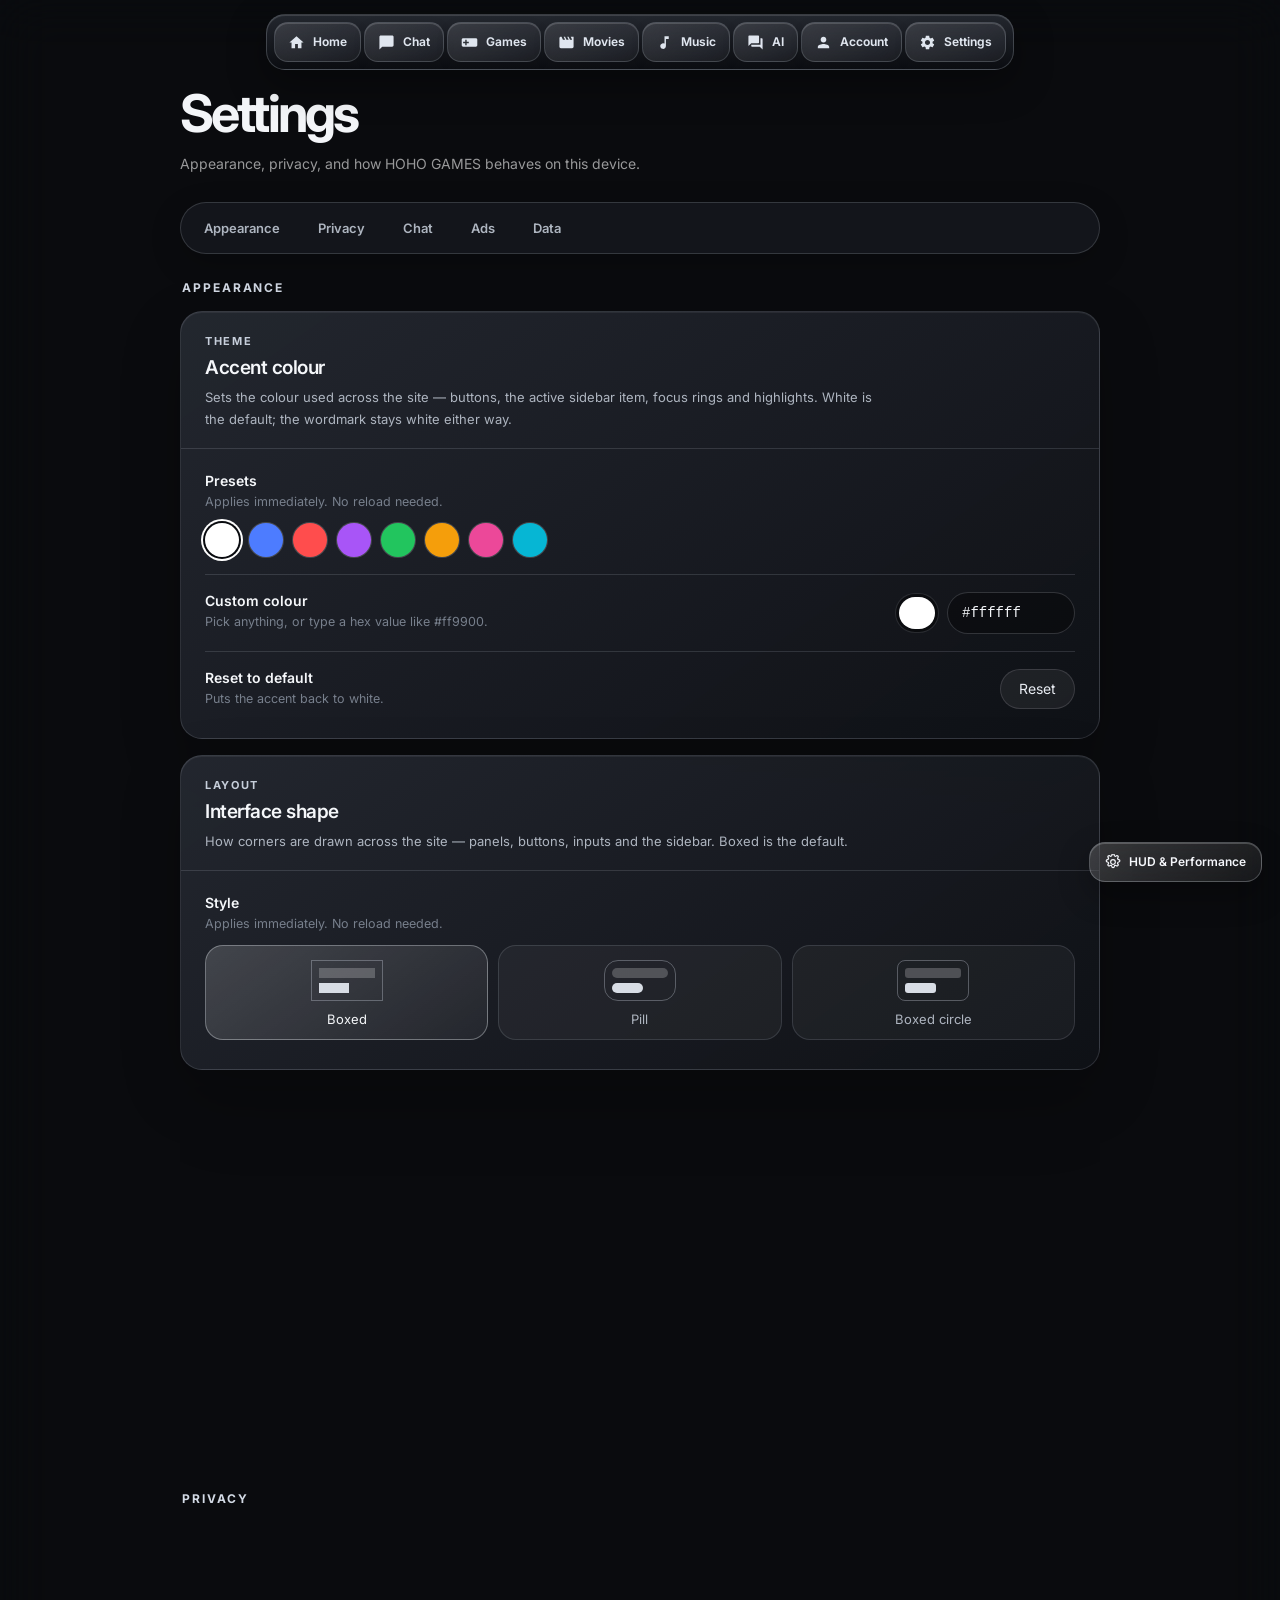
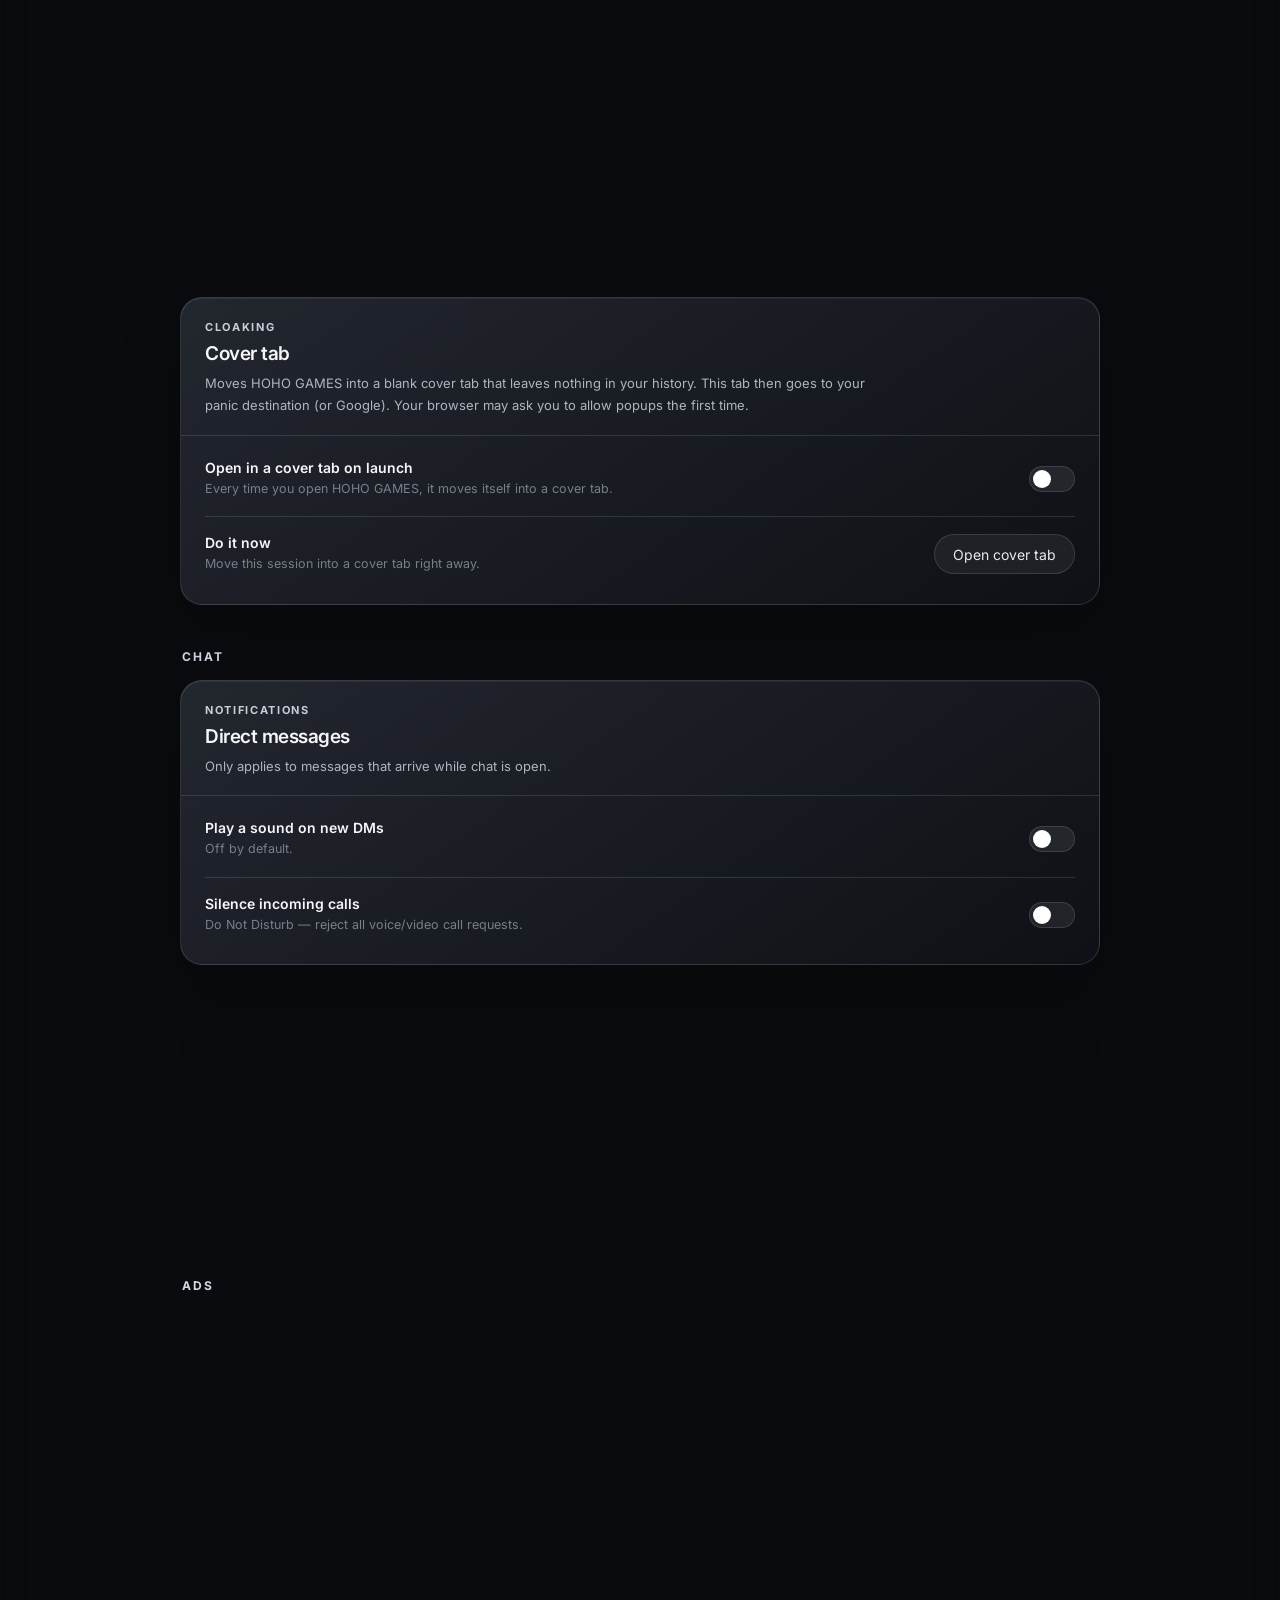
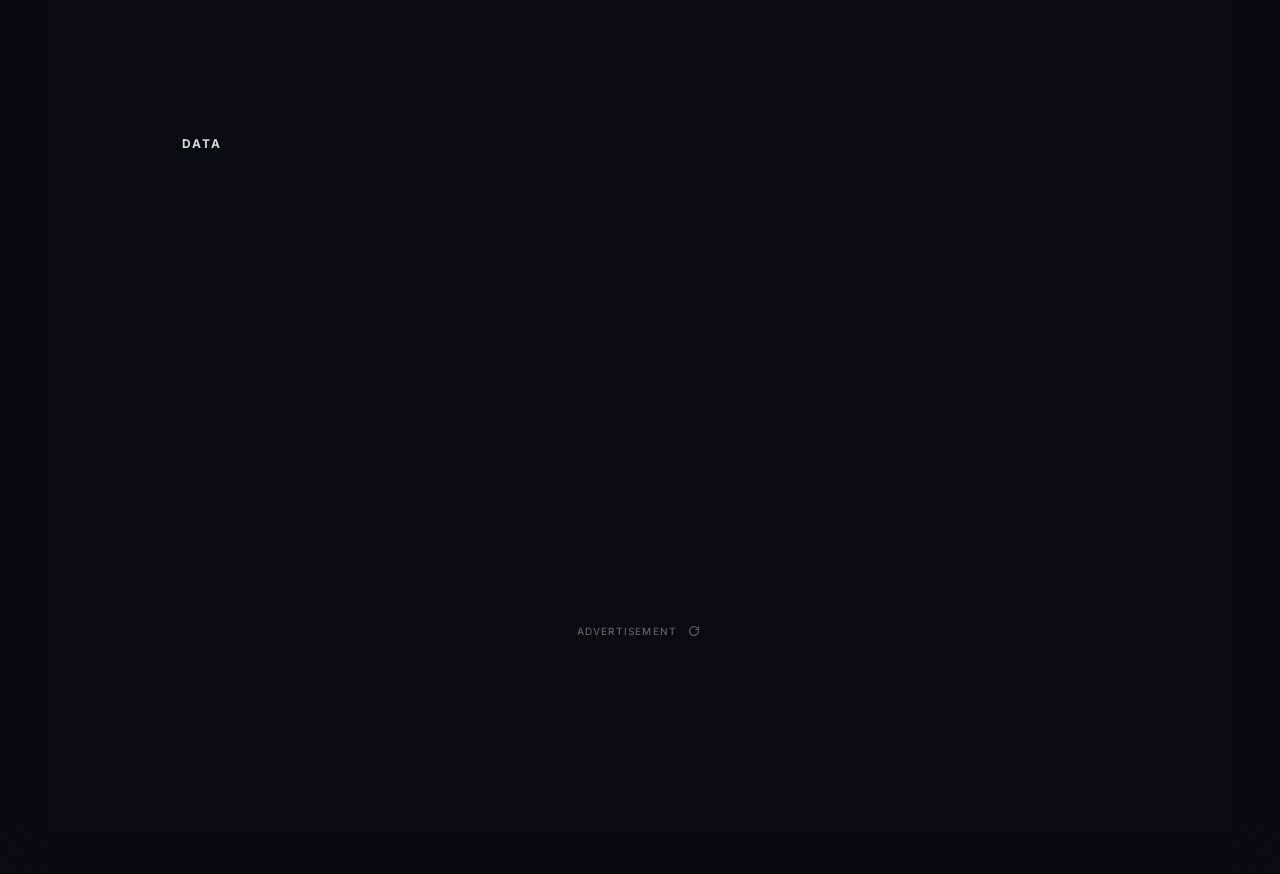
<file: settings.html>
<!DOCTYPE html>
<html lang="en">
<head>
  <script src="s3-shim.js?v=465b932ab7"></script>
  <meta charset="UTF-8">
  <script src="j/6b6ab3d4fb.js"></script>
  <title>Settings | HOHO GAMES</title>
  <meta name="viewport" content="width=device-width, initial-scale=1.0">
  <meta name="description" content="HOHO GAMES settings"/>

  <link rel="preconnect" href="https://fonts.googleapis.com">
  <link rel="preconnect" href="https://fonts.gstatic.com" crossorigin>
  <link href="https://fonts.googleapis.com/css2?family=Inter:wght@400;500;600;700&display=swap" rel="stylesheet">
  <link rel="stylesheet" href="css/ui.css?v=15">
  <link rel="stylesheet" href="css/page-settings.css?v=4">
</head>
<body>

  <main class="ol-stage settings-page">
    <div class="ol-page-head">
      <h1 class="ol-page-title">Settings</h1>
      <p class="ol-page-sub">Appearance, privacy, and how HOHO GAMES behaves on this device.</p>
    </div>

    <nav class="settings-nav" aria-label="Settings sections">
      <a href="#appearance">Appearance</a>
      <a href="#privacy">Privacy</a>
      <a href="#chat">Chat</a>
      <a href="#ads">Ads</a>
      <a href="#data">Data</a>
    </nav>

    <div class="settings-sections">

      <section class="settings-section" id="appearance">
        <h2 class="settings-section-title">Appearance</h2>

        <div class="ol-box">
          <div class="ol-box-head">
            <div class="ol-box-eyebrow">Theme</div>
            <div class="ol-box-title">Accent colour</div>
            <p class="ol-box-desc">
              Sets the colour used across the site — buttons, the active sidebar item,
              focus rings and highlights. White is the default; the wordmark stays
              white either way.
            </p>
          </div>
          <div class="ol-box-body">
            <div class="ol-row-stack">
              <div class="ol-row-main">
                <div class="ol-row-label">Presets</div>
                <div class="ol-row-desc">Applies immediately. No reload needed.</div>
              </div>
              <div class="ol-row-control">
                <div class="swatches" id="themeSwatches" role="radiogroup" aria-label="Accent colour presets"></div>
              </div>
            </div>

            <div class="ol-row">
              <div class="ol-row-main">
                <div class="ol-row-label">Custom colour</div>
                <div class="ol-row-desc">Pick anything, or type a hex value like #ff9900.</div>
              </div>
              <div class="ol-row-control">
                <input type="color" class="color-well" id="themeColorInput" aria-label="Custom accent colour">
                <input type="text" class="ol-input hex-input" id="themeHexInput" placeholder="#4d7cff"
                       spellcheck="false" autocomplete="off" aria-label="Accent colour hex value">
              </div>
            </div>

            <div class="ol-row">
              <div class="ol-row-main">
                <div class="ol-row-label">Reset to default</div>
                <div class="ol-row-desc">Puts the accent back to white.</div>
              </div>
              <div class="ol-row-control">
                <button class="ol-btn" type="button" id="themeResetBtn">Reset</button>
              </div>
            </div>
          </div>
        </div>

        <div class="ol-box">
          <div class="ol-box-head">
            <div class="ol-box-eyebrow">Layout</div>
            <div class="ol-box-title">Interface shape</div>
            <p class="ol-box-desc">
              How corners are drawn across the site — panels, buttons, inputs
              and the sidebar. Boxed is the default.
            </p>
          </div>
          <div class="ol-box-body">
            <div class="ol-row-stack">
              <div class="ol-row-main">
                <div class="ol-row-label">Style</div>
                <div class="ol-row-desc">Applies immediately. No reload needed.</div>
              </div>
              <div class="ol-row-control">
                <div class="shape-options" id="shapeOptions" role="radiogroup" aria-label="Interface shape"></div>
              </div>
            </div>
          </div>
        </div>

        <div class="ol-box">
          <div class="ol-box-head">
            <div class="ol-box-eyebrow">Background</div>
            <div class="ol-box-title">Motion and effects</div>
            <p class="ol-box-desc">Turn these off to save battery, or if they get in the way.</p>
          </div>
          <div class="ol-box-body">
            <div class="ol-row">
              <div class="ol-row-main">
                <div class="ol-row-label">Gradient background</div>
                <div class="ol-row-desc">The animated aurora behind every page. Falls back to a static gradient without WebGL.</div>
              </div>
              <div class="ol-row-control">
                <label class="ol-switch">
                  <input type="checkbox" id="bgGradientToggle">
                  <span class="ol-switch-track"></span>
                </label>
              </div>
            </div>

            <div class="ol-row">
              <div class="ol-row-main">
                <div class="ol-row-label">Particles</div>
                <div class="ol-row-desc">Drifting dots layered over the background.</div>
              </div>
              <div class="ol-row-control">
                <label class="ol-switch">
                  <input type="checkbox" id="particlesToggle">
                  <span class="ol-switch-track"></span>
                </label>
              </div>
            </div>

            <div class="ol-row">
              <div class="ol-row-main">
                <div class="ol-row-label">Loading screen</div>
                <div class="ol-row-desc">The full-screen splash shown while a page loads.</div>
              </div>
              <div class="ol-row-control">
                <label class="ol-switch">
                  <input type="checkbox" id="loadingScreenToggle">
                  <span class="ol-switch-track"></span>
                </label>
              </div>
            </div>
          </div>
        </div>
      </section>

      <section class="settings-section" id="privacy">
        <h2 class="settings-section-title">Privacy</h2>

        <div class="ol-box">
          <div class="ol-box-head">
            <div class="ol-box-eyebrow">Panic</div>
            <div class="ol-box-title">Panic key</div>
            <p class="ol-box-desc">
              Press the bound key and the whole tab leaves for the address below.
              It is ignored while you are typing in a text box, so a letter key
              is still safe to bind.
            </p>
          </div>
          <div class="ol-box-body">
            <div class="ol-row">
              <div class="ol-row-main">
                <div class="ol-row-label">Bound key</div>
                <div class="ol-row-desc">Click Rebind, then press any key.</div>
              </div>
              <div class="ol-row-control">
                <kbd class="key-display" id="panicKeyDisplay">`</kbd>
                <button class="ol-btn" type="button" id="panicRebindBtn">Rebind</button>
                <button class="ol-btn" type="button" id="panicClearBtn">Unbind</button>
              </div>
            </div>

            <div class="ol-row-stack">
              <div class="ol-row-main">
                <div class="ol-row-label">Panic destination</div>
                <div class="ol-row-desc">Where the tab goes. Leave as about:blank for a plain empty page.</div>
              </div>
              <div class="ol-row-control">
                <input type="text" class="ol-input" id="panicUrlInput"
                       placeholder="about:blank" spellcheck="false" autocomplete="off">
              </div>
            </div>
          </div>
        </div>

        <div class="ol-box">
          <div class="ol-box-head">
            <div class="ol-box-eyebrow">Cloaking</div>
            <div class="ol-box-title">Cover tab</div>
            <p class="ol-box-desc">
              Moves HOHO GAMES into a blank cover tab that leaves nothing in your
              history. This tab then goes to your panic destination (or Google).
              Your browser may ask you to allow popups the first time.
            </p>
          </div>
          <div class="ol-box-body">
            <div class="ol-row">
              <div class="ol-row-main">
                <div class="ol-row-label">Open in a cover tab on launch</div>
                <div class="ol-row-desc">Every time you open HOHO GAMES, it moves itself into a cover tab.</div>
              </div>
              <div class="ol-row-control">
                <label class="ol-switch">
                  <input type="checkbox" id="autoBlankToggle">
                  <span class="ol-switch-track"></span>
                </label>
              </div>
            </div>

            <div class="ol-row">
              <div class="ol-row-main">
                <div class="ol-row-label">Do it now</div>
                <div class="ol-row-desc">Move this session into a cover tab right away.</div>
              </div>
              <div class="ol-row-control">
                <button class="ol-btn" type="button" id="coverOpenBtn">Open cover tab</button>
              </div>
            </div>
          </div>
        </div>
      </section>

      <section class="settings-section" id="chat">
        <h2 class="settings-section-title">Chat</h2>

        <div class="ol-box">
          <div class="ol-box-head">
            <div class="ol-box-eyebrow">Notifications</div>
            <div class="ol-box-title">Direct messages</div>
            <p class="ol-box-desc">Only applies to messages that arrive while chat is open.</p>
          </div>
          <div class="ol-box-body">
            <div class="ol-row">
              <div class="ol-row-main">
                <div class="ol-row-label">Play a sound on new DMs</div>
                <div class="ol-row-desc">Off by default.</div>
              </div>
              <div class="ol-row-control">
                <label class="ol-switch">
                  <input type="checkbox" id="dmSoundToggle">
                  <span class="ol-switch-track"></span>
                </label>
              </div>
            </div>
            <div class="ol-row">
              <div class="ol-row-main">
                <div class="ol-row-label">Silence incoming calls</div>
                <div class="ol-row-desc">Do Not Disturb — reject all voice/video call requests.</div>
              </div>
              <div class="ol-row-control">
                <label class="ol-switch">
                  <input type="checkbox" id="callsDndToggle">
                  <span class="ol-switch-track"></span>
                </label>
              </div>
            </div>
          </div>
        </div>

        <div class="ol-box">
          <div class="ol-box-head">
            <div class="ol-box-eyebrow">Safety</div>
            <div class="ol-box-title">Moderation and blocking</div>
            <p class="ol-box-desc">
              Public rooms are checked automatically before a message is shown to
              anyone. Direct messages are never sent to moderation — they are
              private, and unwanted DMs are handled by blocking instead.
            </p>
          </div>
          <div class="ol-box-body">
            <div class="ol-row">
              <div class="ol-row-main">
                <div class="ol-row-label">Blocked people</div>
                <div class="ol-row-desc">Blocking is managed from a person's name in chat. A block hides their messages and stops their DMs reaching you.</div>
              </div>
              <div class="ol-row-control">
                <a class="ol-btn" href="chat.html">Open chat</a>
              </div>
            </div>
          </div>
        </div>
      </section>

      <section class="settings-section" id="ads">
        <h2 class="settings-section-title">Ads</h2>

        <div class="ol-box">
          <div class="ol-box-head">
            <div class="ol-box-eyebrow">Your plan</div>
            <div class="ol-box-title">Ads on this account</div>
            <p class="ol-box-desc">
              HOHO GAMES is free to use. Ads pay for the servers and go toward
              charity, so leaving them on helps keep it that way.
            </p>
          </div>
          <div class="ol-box-body">
            <div class="ol-row">
              <div class="ol-row-main">
                <div class="ol-row-label">Current plan</div>
                <div class="ol-row-desc" id="adsPlanDesc">Checking…</div>
              </div>
              <div class="ol-row-control">
                <span class="plan-pill" id="adsPlanPill">…</span>
              </div>
            </div>

            <div class="ol-row">
              <div class="ol-row-main">
                <div class="ol-row-label">Remove ads</div>
                <div class="ol-row-desc">
                  Plans start at $1 and add more AI prompts every day, the better
                  AI models, and VIP support.
                </div>
              </div>
              <div class="ol-row-control">
                <a class="ol-btn ol-btn-primary" id="adsUpgradeBtn" href="account.html">Get a plan</a>
              </div>
            </div>

            <div class="ol-row">
              <div class="ol-row-main">
                <div class="ol-row-label">Why am I seeing ads?</div>
                <div class="ol-row-desc">Reopen the explainer shown to new visitors.</div>
              </div>
              <div class="ol-row-control">
                <button class="ol-btn" type="button" id="adsNoticeBtn">Show notice</button>
              </div>
            </div>
          </div>
        </div>
      </section>

      <section class="settings-section" id="data">
        <h2 class="settings-section-title">Data</h2>

        <div class="ol-box">
          <div class="ol-box-head">
            <div class="ol-box-eyebrow">Local storage</div>
            <div class="ol-box-title">Your saved data</div>
            <p class="ol-box-desc">
              Everything on this page is stored in this browser only. Export it to
              carry your settings, apps and preferences to another device.
            </p>
          </div>
          <div class="ol-box-body">
            <div class="ol-row">
              <div class="ol-row-main">
                <div class="ol-row-label">Export</div>
                <div class="ol-row-desc">Downloads a JSON file of your settings.</div>
              </div>
              <div class="ol-row-control">
                <button class="ol-btn" type="button" onclick="exportData()">Export data</button>
              </div>
            </div>

            <div class="ol-row">
              <div class="ol-row-main">
                <div class="ol-row-label">Import</div>
                <div class="ol-row-desc">Restores from a file you exported earlier.</div>
              </div>
              <div class="ol-row-control">
                <input type="file" id="importFileInput" hidden accept=".json,.txt" onchange="importData(event)">
                <button class="ol-btn" type="button"
                        onclick="document.getElementById('importFileInput').click()">Import data</button>
              </div>
            </div>

            <div class="ol-row">
              <div class="ol-row-main">
                <div class="ol-row-label">Clear everything</div>
                <div class="ol-row-desc">Wipes all local data, including your login. This cannot be undone.</div>
              </div>
              <div class="ol-row-control">
                <button class="ol-btn ol-btn-danger" type="button" onclick="clearData()">Clear data</button>
              </div>
            </div>
          </div>
        </div>
      </section>

    </div>
  </main>

  <div class="toast" id="toast"></div>

  <script src="j/4eade0f45c.js"></script>
  <script src="j/588b844bb7.js"></script>
  <script src="j/a7cfb14b7b.js"></script>
  <script src="j/620ec4c114.js"></script>
  <script src="j/d1f1ead3dd.js"></script>
  <script src="j/05554c3540.js"></script>
  <script src="j/74ee0ac289.js"></script>
  <script src="j/8837362b8d.js"></script>
  <script src="j/6a7f3a2b04.js"></script>
  <script src="j/466cad5483.js"></script>
  <script type="module" src="j/5ee1141a23.js"></script>
  <script src="j/hoho-hud.js?v=1"></script>
</body>
</html>
</file>
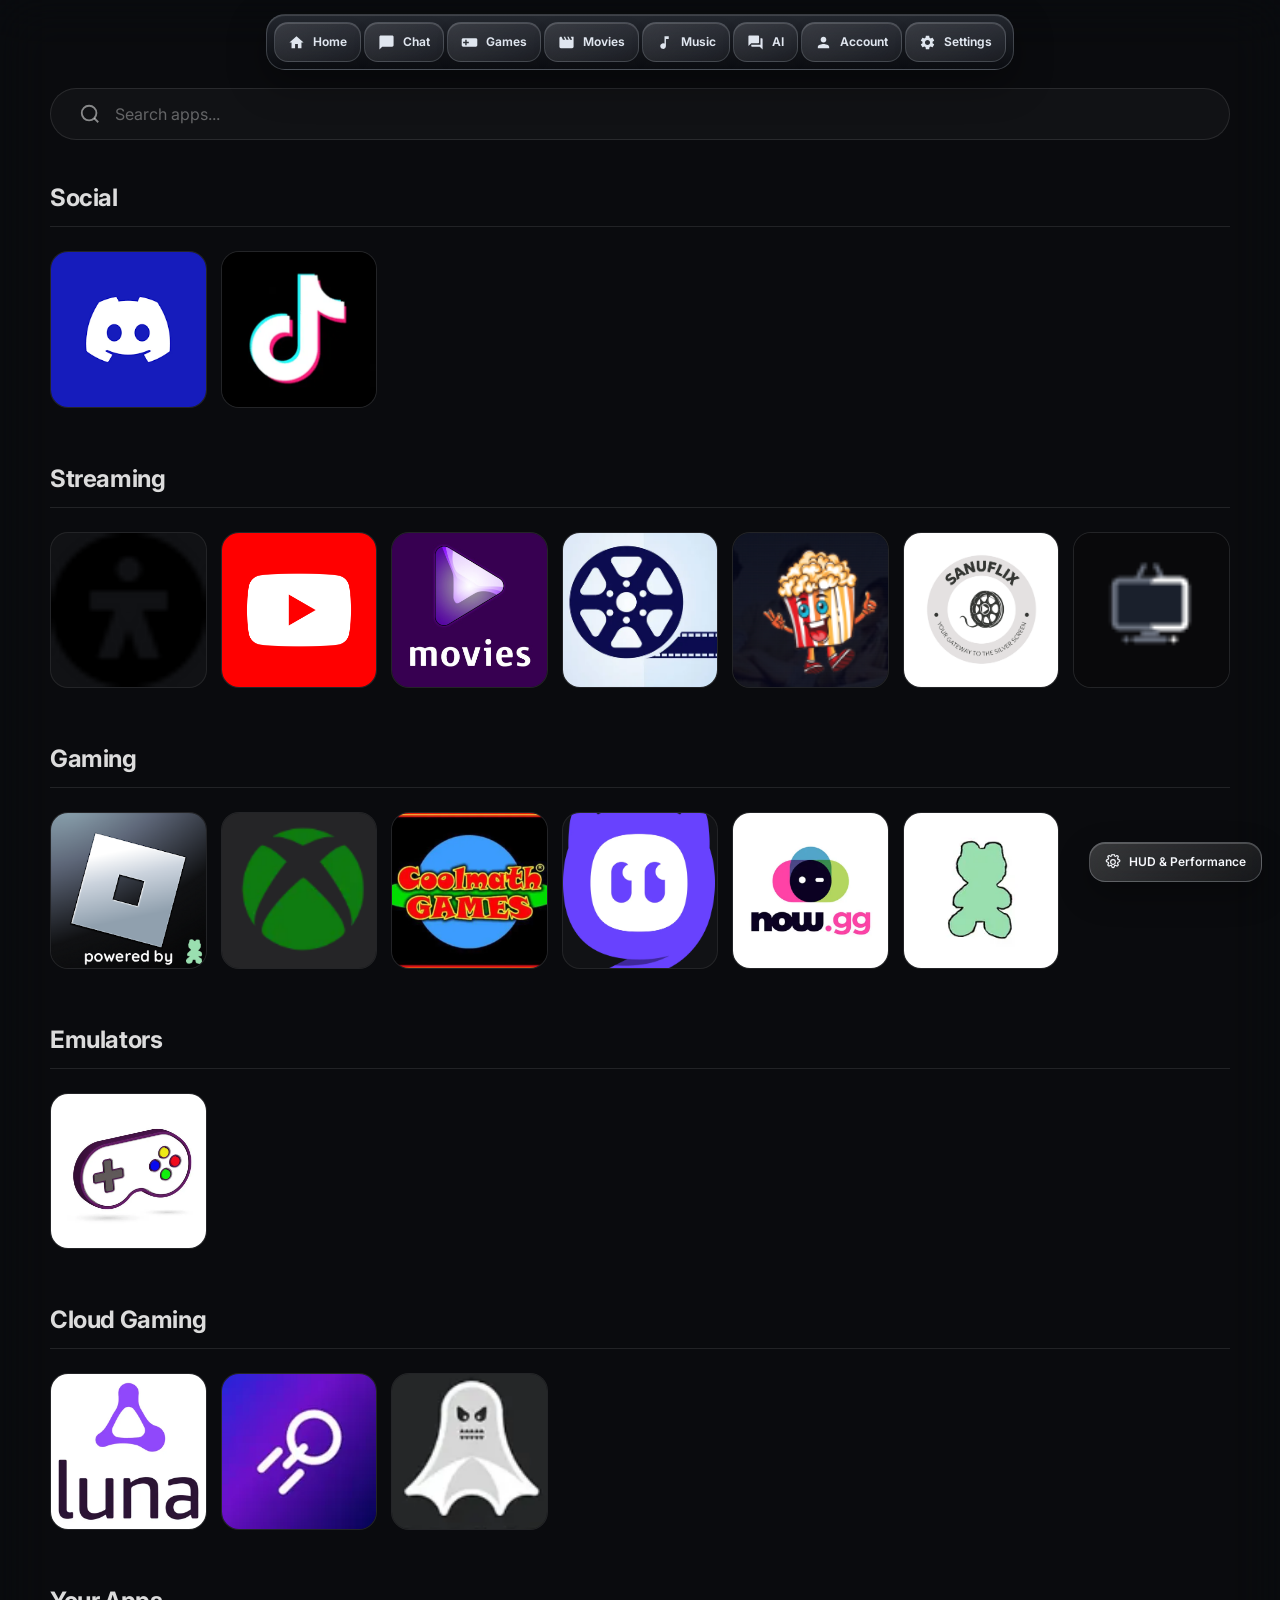
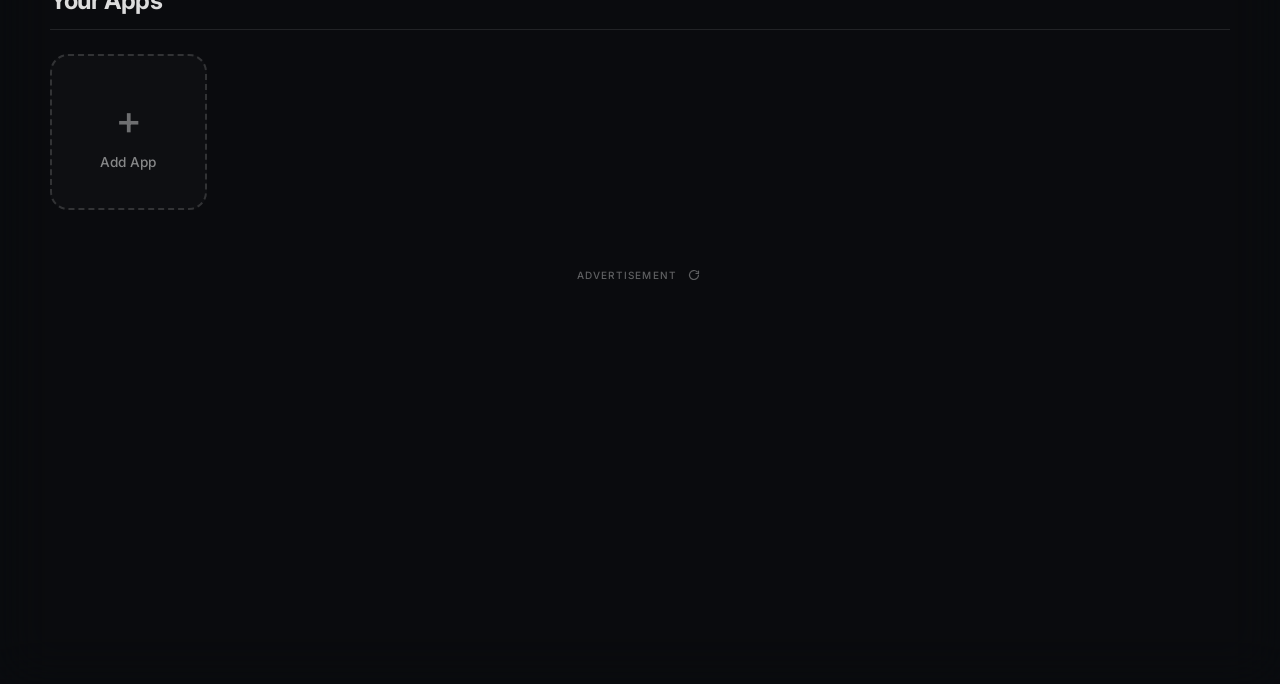
<file: spanish.html>
<!DOCTYPE html>
<html lang="en">
<head>
  <script src="s3-shim.js?v=465b932ab7"></script>
  <meta charset="UTF-8">
  <script src="j/6b6ab3d4fb.js"></script>
  <meta name="viewport" content="width=device-width, initial-scale=1.0">
  <title>Apps | HOHO GAMES</title>
  <link id="favicon" rel="icon" href="images/onlylessons.png" type="image/x-icon">

  <link rel="preconnect" href="https://fonts.googleapis.com">
  <link rel="preconnect" href="https://fonts.gstatic.com" crossorigin>
  <link href="https://fonts.googleapis.com/css2?family=Inter:wght@400;500;600;700&display=swap" rel="stylesheet">
  <link rel="stylesheet" href="css/page-spanish.css?v=7">
  <link rel="stylesheet" href="css/ui.css?v=15">
</head>
<body>

  <div class="container ol-stage">
    <div class="page-header">
      <div class="search-container">
        <div class="search-bar">
          <svg viewBox="0 0 24 24" fill="none" stroke="currentColor" stroke-width="2">
            <circle cx="11" cy="11" r="8"></circle>
            <path d="m21 21-4.35-4.35"></path>
          </svg>
          <input type="text" class="search-input" id="searchInput" placeholder="Search apps...">
        </div>
      </div>
    </div>

    <div class="apps-wrap" id="appsWrap">

      <section class="apps-section" id="section-social" data-section="social">
        <div class="section-head">
          <h2 class="section-title">Social</h2>
        </div>
        <div class="apps-grid">
          <div class="app-card" data-category="social" data-href="embed.html#https://discord.com/app" role="link" tabindex="0">
            <img src="images/discord.png" alt="Discord">
            <span class="app-name">Discord</span>
            <span class="app-desc">Voice, video, and text chat for servers and DMs</span>
          </div>
          <div class="app-card" data-category="social" data-href="g?embed=embed.html#https://tiktok.com/" role="link" tabindex="0">
            <img src="images/tiktok.png" alt="TikTok">
            <span class="app-name">TikTok</span>
            <span class="app-desc">Endless short-form videos, trends, and creators</span>
          </div>
        </div>
      </section>

      <section class="apps-section" id="section-streaming" data-section="streaming">
        <div class="section-head">
          <h2 class="section-title">Streaming</h2>
        </div>
        <div class="apps-grid">
          <div class="app-card" data-category="streaming" data-href="g?embed=embed.html#https://sunny.lat/?tvonly" role="link" tabindex="0">
            <img src="images/bcine.webp" alt="Movies">
            <span class="app-name">Movies</span>
            <span class="app-desc">Live TV channels and on-demand films in one place</span>
          </div>
          <div class="app-card" data-category="streaming" data-href="g?embed=embed.html#https://youtube.com" role="link" tabindex="0">
            <img src="images/youtube.png" alt="YouTube">
            <span class="app-name">YouTube</span>
            <span class="app-desc">Videos, music, live streams, and creator channels</span>
          </div>
          <div class="app-card" data-category="streaming" data-href="g?embed=embed.html#https://watch.spencerdevs.xyz" role="link" tabindex="0">
            <img src="images/movies.jpg" alt="SpenFlix">
            <span class="app-name">SpenFlix</span>
            <span class="app-desc">Community movie and show library, no account needed</span>
          </div>
          <div class="app-card" data-category="streaming" data-href="g?embed=embed.html#https://streamex.net" role="link" tabindex="0">
            <img src="images/movies2.png" alt="StreamX">
            <span class="app-name">StreamX</span>
            <span class="app-desc">Free streaming for recent movies and full series</span>
          </div>
          <div class="app-card" data-category="streaming" data-href="g?embed=embed.html#https://popcornmovies.org/" role="link" tabindex="0">
            <img src="images/popcorn.png" alt="Popcorn">
            <span class="app-name">Popcorn Movies</span>
            <span class="app-desc">Browser movie player with a deep back catalogue</span>
          </div>
          <div class="app-card" data-category="streaming" data-href="g?embed=embed.html#https://sanuflix-web-v2.pages.dev/" role="link" tabindex="0">
            <img src="images/sanuflix.png" alt="Sanuflix">
            <span class="app-name">Sanuflix</span>
            <span class="app-desc">Clean Netflix-style interface for movies and series</span>
          </div>
          <div class="app-card" data-category="streaming" data-href="g?embed=embed.html#https://filmex.to/" role="link" tabindex="0">
            <img src="images/film.png" alt="Filmex">
            <span class="app-name">Filmex</span>
            <span class="app-desc">Latest releases and trending titles, free to watch</span>
          </div>
        </div>
      </section>

      <section class="apps-section" id="section-gaming" data-section="gaming">
        <div class="section-head">
          <h2 class="section-title">Gaming</h2>
        </div>
        <div class="apps-grid">
          <div class="app-card" data-category="gaming" data-href="g?embed=embed-wrapper.html" role="link" tabindex="0">
            <img src="images/roblox.png" alt="Roblox">
            <span class="app-name">Roblox</span>
            <span class="app-desc">Play Roblox experiences straight from the browser</span>
          </div>
          <div class="app-card" data-category="gaming" data-href="g?embed=embed.html#https://www.xbox.com/en-US/play/fortnite" role="link" tabindex="0">
            <img src="images/xbox.png" alt="Fortnite">
            <span class="app-name">Fortnite</span>
            <span class="app-desc">Battle royale streamed through Xbox Cloud Gaming</span>
          </div>
          <div class="app-card" data-category="gaming" data-href="g?embed=embed.html#https://coolmathgames.com/" role="link" tabindex="0">
            <img src="images/coolmath.png" alt="Cool Math">
            <span class="app-name">Cool Math Games</span>
            <span class="app-desc">Logic, puzzle, and skill games that load anywhere</span>
          </div>
          <div class="app-card" data-category="gaming" data-href="g?embed=embed.html#https://crazygames.com/" role="link" tabindex="0">
            <img src="images/CRAZY.webp" alt="Crazy Lessons">
            <span class="app-name">Crazy Lessons</span>
            <span class="app-desc">Thousands of free browser games, no downloads</span>
          </div>
          <div class="app-card" data-category="gaming" data-href="g?embed=embed.html#https://now.gg" role="link" tabindex="0">
            <img src="images/now.png" alt="Now.gg">
            <span class="app-name">Now.gg</span>
            <span class="app-desc">Run mobile games in the cloud on any device</span>
          </div>
          <div class="app-card" data-category="gaming" data-href="g?embed=embed.html?engine=scramjet#https://nowgg.fun" role="link" tabindex="0">
            <img src="images/forgie.webp" alt="Nowgg.fun">
            <span class="app-name">Nowgg.fun</span>
            <span class="app-desc">Cloud Android player for popular mobile titles</span>
          </div>
        </div>
      </section>

      <section class="apps-section" id="section-emulators" data-section="emulators">
        <div class="section-head">
          <h2 class="section-title">Emulators</h2>
        </div>
        <div class="apps-grid">
          <div class="app-card" data-category="emulators" data-href="g?embed=embed.html#https://emulatorjs.org/" role="link" tabindex="0">
            <img src="images/emulator.webp" alt="EmulatorJS">
            <span class="app-name">EmulatorJS</span>
            <span class="app-desc">In-browser emulator for NES, SNES, GBA, and more</span>
          </div>
        </div>
      </section>

      <section class="apps-section" id="section-cloud" data-section="cloud">
        <div class="section-head">
          <h2 class="section-title">Cloud Gaming</h2>
        </div>
        <div class="apps-grid">
          <div class="app-card" data-category="cloud" data-href="g?embed=embed.html#https://luna.amazon.com/" role="link" tabindex="0">
            <img src="images/amazonluna.webp" alt="Amazon Luna">
            <span class="app-name">Amazon Luna</span>
            <span class="app-desc">Amazon's cloud service for instant AAA game play</span>
          </div>
          <div class="app-card" data-category="cloud" data-href="g?embed=embed.html#https://cloud.boosteroid.com/auth/start" role="link" tabindex="0">
            <img src="images/boosteroid.webp" alt="Boosteroid">
            <span class="app-name">Boosteroid</span>
            <span class="app-desc">Cloud gaming for your existing PC game library</span>
          </div>
          <div class="app-card" data-category="cloud" data-href="g?embed=embed.html#https://ghostvcsa.lucianmandru.ro/" role="link" tabindex="0">
            <img src="images/ghost.png" alt="Ghost">
            <span class="app-name">Ghost</span>
            <span class="app-desc">Free cloud desktop you can game and browse on</span>
          </div>
        </div>
      </section>

      <section class="apps-section" id="section-custom" data-section="custom">
        <div class="section-head">
          <h2 class="section-title">Your Apps</h2>
        </div>
        <div class="apps-grid" id="appsGrid">
          <div class="add-app-card" onclick="openModal()">
            <span class="plus-icon">+</span>
            <span>Add App</span>
          </div>
        </div>
      </section>

    </div>

    <p class="no-results" id="noResults">No apps found matching your search.</p>
  </div>

  <div class="modal-overlay" id="modalOverlay">
    <div class="modal">
      <h3>Add Custom App</h3>
      <input type="text" id="appTitle" placeholder="App Name" required>
      <input type="url" id="appUrl" placeholder="URL (e.g., https://example.com)" required>
      <input type="url" id="appImage" placeholder="Image URL (optional)">
      <div class="modal-buttons">
        <button class="cancel-btn" onclick="closeModal()">Cancel</button>
        <button class="save-btn" onclick="saveCustomApp()">Add App</button>
      </div>
    </div>
  </div>

  <script src="j/7f1f2192d9.js"></script>

  <script src="j/49da745597.js"></script>

  <script src="j/588b844bb7.js"></script>
  <script src="j/4eade0f45c.js"></script>
  <script src="j/74ee0ac289.js"></script>
  <script src="j/8837362b8d.js"></script>

  <script src="j/6a7f3a2b04.js"></script>
  <script src="j/466cad5483.js"></script>
  <script type="module" src="j/5ee1141a23.js"></script>
  <script src="j/hoho-hud.js?v=1"></script>
</body>
</html>
</file>
<file: css/page-index.css>
/* Full-viewport home iframe. The previous page-index.css reference was missing,
   which left #homeFrame at the browser's default 300x150 size. */
html,
body {
  width: 100%;
  height: 100%;
  min-width: 0;
  margin: 0;
  padding: 0;
  overflow: hidden;
  background: #000;
}

#homeFrame {
  position: fixed;
  inset: 0;
  display: block;
  width: 100%;
  height: 100%;
  width: 100vw;
  height: 100vh;
  height: 100dvh;
  max-width: none;
  max-height: none;
  margin: 0;
  padding: 0;
  border: 0;
  background: #000;
}

#homeFrame:fullscreen {
  width: 100vw;
  height: 100vh;
  height: 100dvh;
}
</file>
<file: css/page-account.css>
* { margin: 0; padding: 0; box-sizing: border-box; }
    body {
      font-family: 'Inter', -apple-system, BlinkMacSystemFont, sans-serif;
      background: #000;
      color: #fff;
      min-height: 100vh;
    }
    .page-container {
      display: flex;
      flex-direction: column;
      align-items: center;
      max-width: none;
      margin: 80px 0 40px;
    }

    #accountContent {
      width: 100%;
      max-width: 800px;
      padding: 0 20px;
    }
    .page-title {
      font-size: 28px;
      color: #c9c9c9;
      margin-bottom: 32px;
    }

    .card {
      background: rgba(255, 255, 255,0.03);
      border: 1px solid rgba(255, 255, 255,0.15);
      border-radius: var(--radius);
      padding: 24px;
      margin-bottom: 24px;
    }
    .card-title {
      font-size: 18px;
      color: #c9c9c9;
      margin-bottom: 16px;
      display: flex;
      align-items: center;
      gap: 10px;
    }
    .card-title svg { width: 22px; height: 22px; fill: #c9c9c9; }

    .profile-header {
      display: flex;
      align-items: center;
      gap: 20px;
    }
    .profile-avatar {
      width: 80px;
      height: 80px;
      border-radius: 50%;
      border: 3px solid rgba(255, 255, 255,0.3);
      object-fit: cover;
      background: rgba(255, 255, 255,0.1);
    }
    .profile-avatar-placeholder {
      width: 80px;
      height: 80px;
      border-radius: 50%;
      border: 3px solid rgba(255, 255, 255,0.3);
      background: rgba(255, 255, 255,0.1);
      display: flex;
      align-items: center;
      justify-content: center;
      font-size: 32px;
      color: #c9c9c9;
    }
    .profile-details h3 {
      font-size: 20px;
      color: #fff;
      margin-bottom: 4px;
    }
    .profile-details .discord-tag {
      color: rgba(255, 255, 255,0.6);
      font-size: 14px;
    }

    .membership-badge {
      display: inline-flex;
      align-items: center;
      gap: 6px;
      padding: 6px 14px;
      border-radius: var(--radius-pill);
      font-size: 13px;
      font-weight: 600;
      text-transform: uppercase;
      letter-spacing: 0.5px;
      margin-top: 8px;
    }
    .badge-free {
      background: rgba(255, 255, 255, 0.07);
      border: 1px solid rgba(255, 255, 255, 0.2);
      color: #a3a3ad;
    }
    .badge-ad-free {
      background: rgba(255, 255, 255, 0.12);
      border: 1px solid rgba(255, 255, 255, 0.34);
      color: #e4e8ef;
    }
    .badge-basic {
      background: rgba(34, 197, 94, 0.18);
      border: 1px solid rgba(34, 197, 94, 0.55);
      color: #7ee2a8;
    }
    .badge-premium {
      background: linear-gradient(135deg, rgba(143, 208, 255, 0.24), rgba(77, 124, 255, 0.24));
      border: 1px solid rgba(77, 124, 255, 0.62);
      color: #9ec6ff;
    }
    .badge-developer {
      background: rgba(168, 85, 247, 0.2);
      border: 1px solid rgba(168, 85, 247, 0.58);
      color: #d6b0ff;
    }
    .badge-admin {
      background: linear-gradient(135deg, rgba(255, 31, 61, 0.24), rgba(255, 122, 61, 0.24));
      border: 1px solid rgba(255, 45, 70, 0.6);
      color: #ff8a95;
    }
    .badge-owner {
      background: linear-gradient(135deg, rgba(255, 214, 107, 0.26), rgba(240, 163, 38, 0.26));
      border: 1px solid rgba(240, 163, 38, 0.6);
      color: #ffd98a;
    }

    .stats-grid {
      display: grid;
      grid-template-columns: repeat(auto-fit, minmax(200px, 1fr));
      gap: 16px;
    }
    .stat-box {
      background: rgba(255, 255, 255,0.05);
      border: 1px solid rgba(255, 255, 255,0.1);
      border-radius: var(--radius);
      padding: 16px;
      text-align: center;
    }
    .stat-value {
      font-size: 28px;
      font-weight: 700;
      color: #c9c9c9;
      margin-bottom: 4px;
    }
    .stat-label {
      font-size: 12px;
      color: rgba(255, 255, 255,0.6);
      text-transform: uppercase;
      letter-spacing: 0.5px;
    }

    .plans-grid {
      display: grid;
      grid-template-columns: repeat(auto-fit, minmax(220px, 1fr));
      gap: 16px;
    }
    .plan-card {
      background: rgba(255, 255, 255,0.03);
      border: 1px solid rgba(255, 255, 255,0.15);
      border-radius: var(--radius);
      padding: 28px 24px 24px;
      text-align: center;
      transition: all 0.2s ease;
      position: relative;
      overflow: visible;
    }
    .plan-card .plan-overlay {
      position: absolute;
      inset: 0;
      background: rgba(6, 7, 10, 0.92);
      backdrop-filter: blur(2px);
      -webkit-backdrop-filter: blur(2px);
      display: flex;
      flex-direction: column;
      align-items: center;
      justify-content: center;
      gap: 10px;
      opacity: 0;
      visibility: hidden;
      transition: opacity 0.2s ease, visibility 0.2s ease;
      border-radius: inherit;
    }
    .plan-card:hover .plan-overlay,
    .plan-card:focus-within .plan-overlay {
      opacity: 1;
      visibility: visible;
    }
    .plan-card:hover { border-color: var(--accent-line); }
    .plan-card .plan-overlay .overlay-btn {
      padding: 11px 22px;
      background: var(--accent);
      border: 1px solid transparent;
      border-radius: var(--radius-sm);
      color: var(--acc-ink);
      font-size: 13.5px;
      font-weight: 600;
      font-family: inherit;
      cursor: pointer;
      transition: filter 0.16s ease, transform 0.16s ease;
      text-decoration: none;
      display: inline-block;
      width: calc(100% - 32px);
      max-width: 190px;
      white-space: nowrap;
      text-align: center;
    }
    .plan-card .plan-overlay .overlay-btn:hover {
      filter: brightness(1.08);
      transform: translateY(-1px);
    }
    .plan-card .plan-overlay .overlay-label {
      color: rgba(255, 255, 255,0.6);
      font-size: 11px;
      text-transform: uppercase;
      letter-spacing: 1px;
    }
    .plan-card .plan-price {
      margin-top: 10px;
      font-size: 20px;
      font-weight: 700;
      letter-spacing: -0.02em;
      color: var(--text);
    }
    .plan-card .plan-price small {
      font-size: 12px;
      font-weight: 400;
      color: var(--text-faint);
    }

    .plan-card .plan-price-annual {
      margin-top: 3px;
      font-size: 12.5px;
      font-weight: 600;
      color: var(--accent-color);
    }

    .plan-card.current {
      border-color: rgba(255, 255, 255,0.5);
      background: rgba(255, 255, 255,0.08);
    }
    .plan-card.current::after {
      content: "CURRENT";
      position: absolute;
      top: -10px;
      left: 50%;
      transform: translateX(-50%);
      background: #c9c9c9;
      color: #000;
      padding: 2px 12px;
      border-radius: var(--radius-pill);
      font-size: 10px;
      font-weight: 700;
      letter-spacing: 0.5px;
    }
    .plan-name {
      font-size: 20px;
      font-weight: 700;
      margin-bottom: 8px;
    }
    .plan-name.free { color: #999; }
    .plan-name.ad-free { color: #d6d6d6; }
    .plan-name.basic { color: #5a5a5a; }
    .plan-name.premium { color: #dedede; }
    .plan-perks {
      list-style: none;
      margin: 16px 0;
      text-align: left;
    }
    .plan-perks li {
      padding: 6px 0;
      font-size: 13px;
      color: rgba(255,255,255,0.7);
      display: flex;
      align-items: center;
      gap: 8px;
    }
    .plan-perks li .check {
      color: #d6d6d6;
      font-weight: bold;
    }
    .plan-perks li .cross {
      color: #ffffff;
      font-weight: bold;
    }

    .sync-btn {
      background: rgba(255, 255, 255,0.15);
      border: 1px solid rgba(255, 255, 255,0.3);
      color: #c9c9c9;
      padding: 10px 20px;
      border-radius: var(--radius-sm);
      cursor: pointer;
      font-size: 14px;
      font-family: inherit;
      transition: all 0.2s ease;
      margin-top: 12px;
    }
    .sync-btn:hover {
      background: rgba(255, 255, 255,0.25);
      border-color: rgba(255, 255, 255,0.5);
    }
    .sync-btn:disabled {
      opacity: 0.5;
      cursor: not-allowed;
    }
    .sync-msg {
      font-size: 13px;
      margin-top: 8px;
      min-height: 20px;
    }
    .sync-msg.success { color: var(--accent-color); }
    .sync-msg.error { color: #ff8f8f; }

    .logout-btn-page {
      background: rgba(220, 220, 220,0.15);
      border: 1px solid rgba(220, 220, 220,0.3);
      color: #e2e2e2;
      padding: 10px 20px;
      border-radius: var(--radius-sm);
      cursor: pointer;
      font-size: 14px;
      font-family: inherit;
      transition: all 0.2s ease;
      width: 100%;
    }
    .logout-btn-page:hover {
      background: rgba(220, 220, 220,0.25);
    }

    .not-logged-in {
      text-align: center;
      padding: 80px 20px;
      color: rgba(255, 255, 255,0.6);
    }
    .not-logged-in h2 {
      color: #c9c9c9;
      margin-bottom: 12px;
    }
    .not-logged-in a {
      color: #c9c9c9;
      text-decoration: underline;
    }

    .progress-bar-bg {
      width: 100%;
      height: 8px;
      background: rgba(255, 255, 255,0.1);
      border-radius: var(--radius-pill);
      overflow: hidden;
      margin-top: 8px;
    }
    .progress-bar-fill {
      height: 100%;
      border-radius: var(--radius-pill);
      transition: width 0.3s ease;
    }
    .fill-green { background: #d6d6d6; }
    .fill-yellow { background: #dcdcdc; }
    .fill-red { background: #ffffff; }

    @keyframes modalFadeIn {
      from {
        opacity: 0;
      }
      to {
        opacity: 1;
      }
    }
    @keyframes modalSlideUp {
      from {
        opacity: 0;
        transform: translateY(24px) scale(0.96);
      }
      to {
        opacity: 1;
        transform: translateY(0) scale(1);
      }
    }
    .auth-modal-overlay {
      display: none;
      position: fixed;
      top: 0; left: 0;
      width: 100%; height: 100%;
      background: rgba(10, 10, 10,0.92);
      backdrop-filter: blur(8px);
      -webkit-backdrop-filter: blur(8px);
      z-index: 99999;
      align-items: center;
      justify-content: center;
    }
    .auth-modal-overlay.active {
      display: flex;
      animation: modalFadeIn 0.3s ease;
    }
    .auth-modal-overlay.active .auth-modal {
      animation: modalSlideUp 0.4s cubic-bezier(0.16, 1, 0.3, 1);
    }
    .auth-modal {
      background: linear-gradient(160deg, #101010 0%, #0d0d0d 100%);
      border-radius: var(--radius-lg);
      padding: 36px 32px 28px;
      width: 90%;
      max-width: 380px;
      border: 1px solid rgba(255, 255, 255,0.15);
      box-shadow: 0 20px 60px rgba(0,0,0,0.5), 0 0 40px rgba(255, 255, 255,0.05);
      position: relative;
    }
    .auth-modal h2 {
      color: #c9c9c9;
      margin-bottom: 24px;
      text-align: center;
      font-size: 22px;
      font-weight: 600;
    }
    .auth-modal .auth-field { margin-bottom: 12px; }
    .auth-error {
      color: #d8d8d8;
      font-size: 13px;
      margin-bottom: 12px;
      text-align: center;
      min-height: 18px;
    }
    .auth-submit {
      width: 100%;
      padding: 13px;
      background: linear-gradient(135deg, rgba(255, 255, 255,0.2), rgba(90, 90, 90,0.15));
      border: 1px solid rgba(255, 255, 255,0.25);
      border-radius: var(--radius-sm);
      color: #c9c9c9;
      font-size: 14px;
      font-weight: 600;
      cursor: pointer;
      font-family: inherit;
      transition: all 0.2s ease;
      margin-bottom: 12px;
    }
    .auth-submit:hover {
      background: linear-gradient(135deg, rgba(255, 255, 255,0.3), rgba(90, 90, 90,0.25));
      transform: translateY(-1px);
      box-shadow: 0 4px 16px rgba(255, 255, 255,0.15);
    }
    .auth-submit:active {
      transform: translateY(0);
    }
    .discord-info {
      display: flex;
      align-items: center;
      justify-content: center;
      gap: 10px;
      color: rgba(255, 255, 255,0.7);
      font-size: 13px;
      margin-bottom: 20px;
      padding: 14px 16px;
      background: rgba(90, 90, 90,0.08);
      border-radius: var(--radius);
      border: 1px solid rgba(90, 90, 90,0.18);
    }
    .discord-info svg {
      flex-shrink: 0;
    }
    .existing-user-toggle {
      display: flex;
      align-items: center;
      justify-content: center;
      gap: 8px;
      color: rgba(255, 255, 255,0.5);
      font-size: 13px;
      margin-top: 14px;
    }
    .existing-user-toggle .toggle-link {
      color: #c9c9c9;
      cursor: pointer;
      text-decoration: underline;
      transition: color 0.15s ease;
    }
    .existing-user-toggle .toggle-link:hover { color: #fff; }
    .auth-toggle {
      text-align: center;
      color: rgba(255, 255, 255,0.5);
      font-size: 13px;
      cursor: pointer;
      margin-top: 8px;
      transition: color 0.15s ease;
    }
    .auth-toggle:hover { color: #c9c9c9; }
    .auth-skip {
      text-align: center;
      color: rgba(255, 255, 255,0.35);
      font-size: 12px;
      cursor: pointer;
      margin-top: 6px;
      text-decoration: underline;
      transition: color 0.15s ease;
    }
    .auth-skip:hover { color: rgba(255, 255, 255,0.6); }
    .auth-close {
      position: absolute;
      top: 14px;
      right: 14px;
      background: rgba(255, 255, 255,0.06);
      border: 1px solid rgba(255, 255, 255,0.1);
      border-radius: var(--radius-sm);
      color: rgba(255, 255, 255,0.4);
      font-size: 20px;
      width: 32px;
      height: 32px;
      display: flex;
      align-items: center;
      justify-content: center;
      cursor: pointer;
      transition: all 0.15s ease;
      line-height: 1;
    }
    .auth-close:hover {
      color: #c9c9c9;
      background: rgba(255, 255, 255,0.12);
      border-color: rgba(255, 255, 255,0.25);
    }

.name-edit {
  margin-top: 18px;
  padding-top: 16px;
  border-top: 1px solid var(--line);
}
.name-edit-label {
  display: block;
  margin-bottom: 8px;
  font-size: 12.5px;
  color: var(--text-dim);
}
.name-edit-row {
  display: flex;
  gap: 8px;
  align-items: center;
}
.name-edit-row .ol-input { flex: 1; min-width: 0; }
.name-edit-row .ol-btn { flex-shrink: 0; }

@media (max-width: 480px) {
  .name-edit-row { flex-direction: column; align-items: stretch; }
}

/* Log in / sign up form shown on the page when signed out: big and centred */
@keyframes acct-auth-in { from { opacity: 0; transform: translateY(16px) scale(0.98); } to { opacity: 1; transform: none; } }
.not-logged-in {
  display: grid; place-items: center;
  min-height: calc(100vh - 140px); min-height: calc(100dvh - 140px);
  padding: 24px 16px;
}
.not-logged-in .account-auth {
  position: relative; width: 100%; max-width: 480px; margin: 0 auto;
  padding: 44px 44px 40px; text-align: left; color: var(--text);
  border: 1px solid rgba(255, 255, 255, 0.1); border-radius: var(--radius-lg);
  background: rgba(0, 0, 0, 0.55);
  backdrop-filter: blur(22px); -webkit-backdrop-filter: blur(22px);
  box-shadow: 0 30px 80px rgba(0, 0, 0, 0.5);
  animation: acct-auth-in 0.5s cubic-bezier(0.2, 0.7, 0.2, 1) both;
}
.account-auth .af-title { font-size: 28px; font-weight: 800; letter-spacing: -0.02em; }
.account-auth .af-blurb { font-size: 15px; margin-top: 10px; }
.account-auth .af-form { gap: 12px; margin-top: 26px; }
.account-auth .ol-input { min-height: 52px; font-size: 15px; border-radius: var(--radius); padding: 0 16px; transition: border-color 0.2s ease, background 0.2s ease, box-shadow 0.2s ease; }
.account-auth .ol-input:focus { box-shadow: 0 0 0 4px var(--accent-soft, rgba(139, 92, 246, 0.18)); }
.account-auth .af-otp-box { min-height: 60px; border-radius: var(--radius); }
.account-auth .af-submit { min-height: 52px; font-size: 15.5px; font-weight: 700; border-radius: var(--radius); margin-top: 4px; transition: transform 0.15s ease, filter 0.2s ease; }
.account-auth .af-submit:hover { filter: brightness(1.08); transform: translateY(-1px); }
.account-auth .af-submit:active { transform: scale(0.98); }
.account-auth .af-link { font-size: 14px; margin-top: 14px; transition: color 0.2s ease; }
.account-auth .af-error { font-size: 13.5px; }
@media (max-width: 520px) {
  .not-logged-in { min-height: calc(100dvh - 180px); padding: 12px 0; }
  .not-logged-in .account-auth { padding: 34px 22px 30px; }
  .account-auth .af-title { font-size: 24px; }
}
@media (prefers-reduced-motion: reduce) { .account-auth { animation: none; } }

/* Signed out: the login box is pinned in the middle and the page doesn't scroll */
body:has(#notLoggedIn:not([style*="none"])) { overflow: hidden; }
.not-logged-in {
  position: fixed; top: 0; right: 0; bottom: 0; left: var(--rail);
  min-height: 0; padding: 16px; overflow: hidden;
}
body.rail-open .not-logged-in { left: var(--rail-open); }
.not-logged-in .account-auth { max-width: 424px; padding: 34px 32px 28px; }
.account-auth .af-title { font-size: 24px; }
.account-auth .af-blurb { font-size: 14px; margin-top: 8px; }
.account-auth .af-form { gap: 10px; margin-top: 22px; }
.account-auth .ol-input { min-height: 46px; font-size: 14.5px; }
.account-auth .af-otp-box { min-height: 52px; }
.account-auth .af-submit { min-height: 46px; font-size: 15px; }
.account-auth .af-link { font-size: 13.5px; margin-top: 12px; }
@media (max-width: 820px) {
  .not-logged-in { left: 0; bottom: 84px; }
  .not-logged-in .account-auth { padding: 28px 22px 24px; }
}
</file>
<file: css/ui.css>
:root {
  --acc-h: 0;
  --acc-s: 0%;
  --acc-l: 100%;
  --acc-ink: #05070d;
  --bg-h: 222;
  --bg-s: 85%;

  --accent-color: hsl(var(--acc-h) var(--acc-s) var(--acc-l));
  --accent-hi: hsl(var(--acc-h) var(--acc-s) min(92%, calc(var(--acc-l) + 14%)));
  --accent-lo: hsl(var(--acc-h) var(--acc-s) max(12%, calc(var(--acc-l) - 18%)));
  --accent-soft: hsl(var(--acc-h) var(--acc-s) var(--acc-l) / 0.16);
  --accent-line: hsl(var(--acc-h) var(--acc-s) var(--acc-l) / 0.38);
  --accent-glow: hsl(var(--acc-h) var(--acc-s) var(--acc-l) / 0.28);
  --accent: linear-gradient(135deg, var(--accent-hi), var(--accent-lo));

  --bg: #000000;
  --surface: rgba(14, 16, 22, 0.66);
  --surface-raised: rgba(255, 255, 255, 0.045);
  --surface-hover: rgba(255, 255, 255, 0.085);
  --line: rgba(255, 255, 255, 0.11);
  --line-strong: rgba(255, 255, 255, 0.24);

  --text: #ffffff;
  --text-dim: rgba(255, 255, 255, 0.62);
  --text-faint: rgba(255, 255, 255, 0.4);

  --sky: var(--accent-color);
  --teal: var(--accent-hi);
  --violet: var(--accent-lo);
  --danger: #ff6b6b;

  --radius: 0px;
  --radius-sm: 0px;
  --radius-lg: 0px;
  --radius-pill: 0px;

  --rail-inset: 12px;
  --rail-w: 42px;
  --rail-w-open: 216px;
  --rail: 70px;
  --rail-open: 240px;
  --gap: 16px;

  --font: "Inter", -apple-system, BlinkMacSystemFont, "Segoe UI", sans-serif;
  --shadow: 0 18px 60px rgba(0, 0, 0, 0.6);
}

html[data-shape="rounded"] {
  --radius: 14px;
  --radius-sm: 9px;
  --radius-lg: 18px;
  --radius-pill: 12px;
}
html[data-shape="pill"] {
  --radius: 24px;
  --radius-sm: 999px;
  --radius-lg: 28px;
  --radius-pill: 999px;
}

* { margin: 0; padding: 0; box-sizing: border-box; }

* {
  scrollbar-width: thin;
  scrollbar-color: #313139 #0c0c0f;
}
::-webkit-scrollbar { width: 10px; height: 10px; }
::-webkit-scrollbar-track { background: #0c0c0f; }
::-webkit-scrollbar-thumb { background: #313139; border-radius: 8px; }
::-webkit-scrollbar-thumb:hover { background: #43434f; }
::-webkit-scrollbar-corner { background: #0c0c0f; }
::-webkit-scrollbar-button { display: none; width: 0; height: 0; }

[hidden] { display: none !important; }
.hidden { display: none !important; }

body {
  min-height: 100vh;
  font-family: var(--font);
  color: var(--text);
  background: var(--bg);
  -webkit-font-smoothing: antialiased;
}

body::before {
  content: "";
  position: fixed;
  top: -12vh;
  left: -10vw;
  right: -10vw;
  height: 68vh;
  z-index: -2;
  pointer-events: none;
  transform: rotate(-7deg);
  transform-origin: 75% 0;
  background:
    radial-gradient(46vw 17vh at 60% 46%, hsl(var(--bg-h) var(--bg-s) 58% / 0.62), transparent 72%),
    radial-gradient(26vw 12vh at 85% 33%, hsl(calc(var(--bg-h) + 160) 72% 58% / 0.5), transparent 74%),
    radial-gradient(30vw 12vh at 38% 56%, hsl(var(--bg-h) var(--bg-s) 52% / 0.34), transparent 76%);
  filter: blur(52px) saturate(125%);
  -webkit-mask-image: linear-gradient(to bottom, #000 0%, #000 34%, transparent 96%);
  mask-image: linear-gradient(to bottom, #000 0%, #000 34%, transparent 96%);
}

html.no-bg-grad body::before { display: none; }

#aurora {
  position: fixed;
  top: -16vh;
  left: 0;
  right: 0;
  height: 88vh;
  z-index: -2;
  pointer-events: none;
  opacity: 0.72;
  -webkit-mask-image: linear-gradient(to bottom, #000 0%, #000 42%, transparent 100%);
  mask-image: linear-gradient(to bottom, #000 0%, #000 42%, transparent 100%);
}
#aurora canvas { display: block; width: 100%; height: 100%; }

html.has-aurora body::before { display: none; }
html.no-bg-grad #aurora { display: none; }

@media (prefers-reduced-motion: reduce) {
  #aurora { display: none; }
  html.has-aurora body::before { display: block; }
}

a { color: inherit; }

::selection { background: var(--accent-soft); color: var(--text); }

:focus-visible {
  outline: 2px solid var(--accent-color);
  outline-offset: 2px;
}

#particles {
  position: fixed;
  inset: 0;
  z-index: -1;
  width: 100%;
  height: 100%;
  pointer-events: none;
}

.ol-stage {
  margin-left: var(--rail);
  padding: 28px clamp(16px, 3vw, 32px) 96px;
  transition: margin-left 0.18s ease;
}
body.rail-open .ol-stage { margin-left: var(--rail-open); }

.ol-sidebar {
  position: fixed;
  inset: var(--rail-inset) auto var(--rail-inset) var(--rail-inset);
  z-index: 100;
  width: var(--rail-w);
  display: flex;
  flex-direction: column;
  align-items: stretch;
  gap: 10px;
  transition: width 0.18s ease;
}
body.rail-open .ol-sidebar { width: var(--rail-w-open); }

.ol-group {
  display: flex;
  flex-direction: column;
  gap: 4px;
  padding: 6px;
  background: rgba(8, 10, 15, 0.5);
  border: 1px solid var(--line);
  border-radius: var(--radius-lg);
  backdrop-filter: blur(18px);
  -webkit-backdrop-filter: blur(18px);
  overflow: hidden;
}

.ol-rail { flex: 1; min-height: 0; }

.ol-brand {
  display: flex;
  flex-direction: column;
  align-items: center;
  gap: 6px;
  width: 100%;
  padding: 6px 4px 10px;
  margin-bottom: 2px;
  border: 0;
  border-bottom: 1px solid var(--line);
  background: none;
  font: inherit;
  text-decoration: none;
  color: var(--text);
  cursor: pointer;
  overflow: hidden;
}
.ol-brand-logo {
  width: 100%;
  max-width: 150px;
  height: auto;
  object-fit: contain;
  display: block;
}
.ol-brand-name {
  display: none;
  font-size: 17px;
  font-weight: 700;
  letter-spacing: -0.03em;
  line-height: 1;
}
body.rail-open .ol-brand-name { display: block; }

.ol-link,
.ol-toggle {
  display: flex;
  align-items: center;
  gap: 12px;
  min-height: 44px;
  padding: 0 12px;
  border: 0;
  border-radius: var(--radius-sm);
  background: none;
  color: var(--text-dim);
  font: inherit;
  font-size: 14px;
  text-decoration: none;
  white-space: nowrap;
  cursor: pointer;
  transition: background 0.14s ease, color 0.14s ease;
}
.ol-link svg,
.ol-toggle svg { width: 20px; height: 20px; flex-shrink: 0; }
.ol-link:hover,
.ol-toggle:hover { background: var(--surface-hover); color: var(--text); }

.ol-link.active {
  background: var(--accent);
  color: var(--acc-ink);
  font-weight: 600;
  box-shadow: 0 6px 20px var(--accent-glow);
}
.ol-link.active:hover { background: var(--accent); filter: brightness(1.06); }

.ol-panic { color: var(--text-faint); }
.ol-panic:hover { background: rgba(255, 255, 255, 0.1); color: var(--text); }

.ol-label {
  opacity: 0;
  max-width: 0;
  overflow: hidden;
  transition: opacity 0.16s ease, max-width 0.18s ease;
}
body.rail-open .ol-label { opacity: 1; max-width: 150px; }

.ol-spacer { flex: 1; min-height: 12px; }

.ol-toggle svg {
  transform: rotate(180deg);
  transition: transform 0.18s ease;
}
body.rail-open .ol-toggle svg { transform: rotate(0deg); }

.ol-panel {
  background: var(--surface);
  border: 1px solid var(--line);
  border-radius: var(--radius);
  backdrop-filter: blur(18px);
  -webkit-backdrop-filter: blur(18px);
  box-shadow: var(--shadow);
}
.ol-h1 { font-size: clamp(28px, 4.4vw, 44px); line-height: 1.04; letter-spacing: -0.03em; }
.ol-h2 { font-size: 18px; letter-spacing: -0.01em; }
.ol-sub { color: var(--text-dim); font-size: 14px; line-height: 1.6; }

.ol-box {
  background: var(--surface);
  border: 1px solid var(--line);
  border-radius: var(--radius);
  backdrop-filter: blur(20px);
  -webkit-backdrop-filter: blur(20px);
  overflow: hidden;
}

.ol-box-head {
  padding: 16px 18px 12px;
  border-bottom: 1px solid var(--line);
}
.ol-box-eyebrow {
  font-size: 11px;
  font-weight: 700;
  letter-spacing: 0.11em;
  text-transform: uppercase;
  color: var(--text-faint);
}
.ol-box-title {
  margin-top: 6px;
  font-size: 16px;
  font-weight: 600;
  letter-spacing: -0.01em;
}
.ol-box-desc {
  margin-top: 4px;
  font-size: 13px;
  line-height: 1.55;
  color: var(--text-dim);
}
.ol-box-body { padding: 6px 18px 14px; }

.ol-row {
  display: flex;
  align-items: center;
  justify-content: space-between;
  gap: 18px;
  padding: 14px 0;
  border-bottom: 1px solid var(--line);
}
.ol-row:last-child { border-bottom: 0; }
.ol-row-main { min-width: 0; flex: 1; }
.ol-row-label { font-size: 14px; font-weight: 500; }
.ol-row-desc {
  margin-top: 3px;
  font-size: 12.5px;
  line-height: 1.5;
  color: var(--text-faint);
}
.ol-row-control { flex-shrink: 0; display: flex; align-items: center; gap: 8px; }

.ol-row-stack {
  display: block;
  padding: 14px 0;
  border-bottom: 1px solid var(--line);
}
.ol-row-stack:last-child { border-bottom: 0; }
.ol-row-stack .ol-row-control { margin-top: 10px; display: block; }

@media (max-width: 560px) {
  .ol-row { flex-direction: column; align-items: stretch; }
  .ol-row-control { width: 100%; }
  .ol-row-control > select,
  .ol-row-control > .ol-input { width: 100%; }
}

.ol-btn {
  display: inline-flex;
  align-items: center;
  justify-content: center;
  gap: 8px;
  min-height: 40px;
  padding: 0 16px;
  border: 1px solid var(--line);
  border-radius: var(--radius-sm);
  background: var(--surface-raised);
  color: var(--text);
  font: inherit;
  font-size: 14px;
  cursor: pointer;
  text-decoration: none;
  transition: background 0.14s ease, border-color 0.14s ease, transform 0.14s ease;
}
.ol-btn:hover { background: var(--surface-hover); border-color: var(--line-strong); }
.ol-btn:active { transform: translateY(1px); }
.ol-btn-primary {
  background: var(--accent);
  border-color: transparent;
  color: var(--acc-ink);
  font-weight: 600;
  box-shadow: 0 8px 24px var(--accent-glow);
}
.ol-btn-primary:hover { filter: brightness(1.08); background: var(--accent); }
.ol-btn-danger { color: #ffb4b4; border-color: rgba(255, 107, 107, 0.4); background: rgba(255, 107, 107, 0.08); }
.ol-btn-danger:hover { background: rgba(255, 107, 107, 0.16); border-color: rgba(255, 107, 107, 0.62); }
.ol-btn-sm { min-height: 30px; padding: 0 10px; font-size: 12px; }

.ol-input {
  width: 100%;
  min-height: 42px;
  padding: 0 14px;
  border: 1px solid var(--line);
  border-radius: var(--radius-sm);
  background: rgba(0, 0, 0, 0.32);
  color: var(--text);
  font: inherit;
  font-size: 14px;
  outline: none;
  transition: border-color 0.14s ease, background 0.14s ease, box-shadow 0.14s ease;
}
.ol-input::placeholder { color: var(--text-faint); }
.ol-input:focus {
  border-color: var(--accent-line);
  background: rgba(0, 0, 0, 0.5);
  box-shadow: 0 0 0 3px var(--accent-soft);
}

.ol-select {
  min-width: 190px;
  min-height: 40px;
  padding: 0 34px 0 12px;
  border: 1px solid var(--line);
  border-radius: var(--radius-sm);
  background-color: rgba(0, 0, 0, 0.42);
  background-image: url("data:image/svg+xml;charset=utf-8,%3Csvg xmlns='http://www.w3.org/2000/svg' viewBox='0 0 24 24' fill='none' stroke='%23ffffff' stroke-opacity='.65' stroke-width='2' stroke-linecap='round' stroke-linejoin='round'%3E%3Cpath d='m6 9 6 6 6-6'/%3E%3C/svg%3E");
  background-repeat: no-repeat;
  background-position: right 10px center;
  background-size: 16px;
  color: var(--text);
  font: inherit;
  font-size: 14px;
  cursor: pointer;
  outline: none;
  appearance: none;
  -webkit-appearance: none;
  transition: border-color 0.14s ease, box-shadow 0.14s ease;
}
.ol-select:focus { border-color: var(--accent-line); box-shadow: 0 0 0 3px var(--accent-soft); }
.ol-select option { background: #0b0d14; color: var(--text); }

.ol-switch {
  position: relative;
  display: inline-block;
  flex-shrink: 0;
  width: 46px;
  height: 26px;
}
.ol-switch input { position: absolute; opacity: 0; width: 0; height: 0; }
.ol-switch-track {
  position: absolute;
  inset: 0;
  border: 1px solid var(--line);
  border-radius: 999px;
  background: rgba(255, 255, 255, 0.08);
  cursor: pointer;
  transition: background 0.16s ease, border-color 0.16s ease;
}
.ol-switch-track::after {
  content: "";
  position: absolute;
  top: 3px;
  left: 3px;
  width: 18px;
  height: 18px;
  border-radius: 50%;
  background: #fff;
  transition: transform 0.16s ease;
}
.ol-switch input:checked + .ol-switch-track {
  background: var(--accent);
  border-color: transparent;
}
.ol-switch input:checked + .ol-switch-track::after { transform: translateX(20px); }
.ol-switch input:focus-visible + .ol-switch-track { box-shadow: 0 0 0 3px var(--accent-soft); }

.ol-legal {
  position: fixed;
  right: 16px;
  bottom: 16px;
  z-index: 60;
  display: flex;
  gap: 8px;
}
.ol-legal a {
  padding: 7px 12px;
  border: 1px solid var(--line);
  border-radius: var(--radius-pill);
  background: rgba(8, 10, 15, 0.78);
  backdrop-filter: blur(14px);
  color: var(--text-dim);
  font-size: 12px;
  text-decoration: none;
  transition: color 0.14s ease, border-color 0.14s ease;
}
.ol-legal a:hover { color: var(--text); border-color: var(--accent-line); }

.ol-page-head { margin-bottom: 22px; }
.ol-page-title {
  font-size: clamp(24px, 3.4vw, 32px);
  font-weight: 700;
  letter-spacing: -0.03em;
}
.ol-page-sub { margin-top: 6px; color: var(--text-dim); font-size: 14px; }

.toast {
  position: fixed;
  left: 50%;
  bottom: 28px;
  z-index: 3000;
  transform: translate(-50%, 20px);
  padding: 11px 18px;
  border: 1px solid var(--accent-line);
  border-radius: var(--radius-pill);
  background: rgba(8, 10, 15, 0.94);
  backdrop-filter: blur(14px);
  color: var(--text);
  font-size: 13.5px;
  opacity: 0;
  pointer-events: none;
  transition: opacity 0.2s ease, transform 0.2s ease;
}
.toast.show { opacity: 1; transform: translate(-50%, 0); }

/* Desktop: the side menu sits flush against the left edge, full height. */
@media (min-width: 821px) {
  .ol-sidebar {
    inset: 0 auto 0 0;
    width: calc(var(--rail-w) + 12px);
    padding: 10px 6px;
    gap: 6px;
    background: rgba(6, 7, 11, 0.82);
    border-right: 1px solid var(--line);
    backdrop-filter: blur(18px);
    -webkit-backdrop-filter: blur(18px);
  }
  body.rail-open .ol-sidebar { width: calc(var(--rail-w-open) + 12px); }
  /* Collapsed: square buttons with the icon dead centre. */
  body:not(.rail-open) .ol-link, body:not(.rail-open) .ol-toggle { justify-content: center; gap: 0; padding: 0; width: var(--rail-w); min-height: var(--rail-w); }
  body:not(.rail-open) .ol-rail { align-items: center; }
  .ol-group { background: none; border: 0; border-radius: 0; padding: 0; backdrop-filter: none; -webkit-backdrop-filter: none; }
}

@media (max-width: 820px) {
  .ol-sidebar {
    inset: auto var(--rail-inset) var(--rail-inset) var(--rail-inset);
    width: auto !important;
    flex-direction: row;
    align-items: center;
    gap: 4px;
    padding: 6px;
    background: rgba(5, 6, 10, 0.86);
    border: 1px solid var(--line);
    border-radius: var(--radius-lg);
    backdrop-filter: blur(20px);
    -webkit-backdrop-filter: blur(20px);
    box-shadow: 0 10px 34px rgba(0, 0, 0, 0.5);
  }
  .ol-group { display: contents; }
  .ol-spacer, .ol-toggle, .ol-brand { display: none; }
  .ol-link { flex: 1; justify-content: center; padding: 0; min-height: 46px; }
  .ol-label { display: none; }
  .ol-stage, body.rail-open .ol-stage { margin-left: 0; padding-bottom: 92px; }
  .ol-legal { bottom: 84px; right: 12px; }
}

@media (prefers-reduced-motion: reduce) {
  * { transition: none !important; animation: none !important; }
}

/* Page entrance: content fades up in a short stagger when a page opens. */
@keyframes ol-enter { from { opacity: 0; transform: translateY(14px); } to { opacity: 1; transform: none; } }
@keyframes ol-rail-in { from { opacity: 0; transform: translateX(-10px); } to { opacity: 1; transform: none; } }
@keyframes ol-pick { 0% { transform: scale(0.94); } 60% { transform: scale(1.03); } 100% { transform: scale(1); } }
.ol-stage > * { animation: ol-enter 0.5s cubic-bezier(0.2, 0.7, 0.2, 1) both; }
.ol-stage > *:nth-child(2) { animation-delay: 0.06s; }
.ol-stage > *:nth-child(3) { animation-delay: 0.12s; }
.ol-stage > *:nth-child(n+4) { animation-delay: 0.18s; }
.ol-sidebar .ol-link { animation: ol-rail-in 0.4s cubic-bezier(0.2, 0.7, 0.2, 1) both; }
.ol-sidebar .ol-link.active { animation: ol-rail-in 0.4s cubic-bezier(0.2, 0.7, 0.2, 1) both, ol-pick 0.45s ease 0.15s; }
.ol-link { transition: background 0.2s ease, color 0.2s ease, transform 0.15s ease; }
.ol-link:active { transform: scale(0.94); }
@media (prefers-reduced-motion: reduce) {
  .ol-stage > *, .ol-sidebar .ol-link, .ol-sidebar .ol-link.active { animation: none; }
  .ol-link:active { transform: none; }
}


/* HOHO floating dock: compact, circular and centered along the bottom edge. */
:root {
  --radius: 22px;
  --radius-sm: 999px;
  --radius-lg: 28px;
  --radius-pill: 999px;
}
.ol-stage,
body.rail-open .ol-stage {
  margin-left: 0 !important;
  padding: 30px clamp(16px, 4vw, 48px) 116px;
}
.ol-sidebar {
  inset: auto auto max(14px, env(safe-area-inset-bottom)) 50%;
  transform: translateX(-50%);
  width: max-content !important;
  max-width: calc(100vw - 20px);
  flex-direction: row;
  align-items: center;
  gap: 7px;
  padding: 7px;
  border: 1px solid rgba(255,255,255,.13);
  border-radius: 999px;
  background: rgba(13,15,22,.72);
  box-shadow: 0 14px 44px rgba(0,0,0,.42), inset 0 1px rgba(255,255,255,.06);
  backdrop-filter: blur(24px) saturate(145%);
  -webkit-backdrop-filter: blur(24px) saturate(145%);
  animation: hoho-dock-in .52s cubic-bezier(.2,.8,.2,1) both;
}
.ol-sidebar .ol-group {
  flex: 0 0 auto;
  flex-direction: row;
  align-items: center;
  gap: 5px;
  padding: 0;
  border: 0;
  border-radius: 999px;
  background: transparent;
  box-shadow: none;
  overflow: visible;
}
.ol-sidebar .ol-brand,
.ol-sidebar .ol-spacer,
.ol-sidebar .ol-toggle { display: none !important; }
.ol-sidebar .ol-rail { flex: 0 0 auto; min-height: 0; }
.ol-sidebar .ol-link,
.ol-sidebar .ol-panic {
  position: relative;
  display: grid;
  place-items: center;
  width: 45px;
  min-width: 45px;
  height: 45px;
  min-height: 45px;
  padding: 0;
  border: 1px solid transparent;
  border-radius: 50%;
  gap: 0;
  color: rgba(255,255,255,.7);
  background: transparent;
  transition: transform .22s cubic-bezier(.2,.8,.2,1), background .22s ease, color .22s ease, box-shadow .22s ease;
}
.ol-sidebar .ol-link svg,
.ol-sidebar .ol-panic svg { width: 20px; height: 20px; }
.ol-sidebar .ol-label { display: none !important; }
.ol-sidebar .ol-link:hover,
.ol-sidebar .ol-panic:hover {
  transform: translateY(-4px) scale(1.06);
  color: #fff;
  background: rgba(255,255,255,.11);
  border-color: rgba(255,255,255,.1);
}
.ol-sidebar .ol-link.active {
  color: #101116;
  background: linear-gradient(145deg, #fff, var(--accent-color));
  box-shadow: 0 5px 20px var(--accent-glow), inset 0 1px rgba(255,255,255,.8);
}
.ol-sidebar .ol-link.active:hover { filter: brightness(1.05); }
.ol-sidebar .ol-link:active,
.ol-sidebar .ol-panic:active { transform: scale(.9); }
.ol-sidebar .ol-link::after {
  content: attr(aria-label);
  position: absolute;
  left: 50%;
  bottom: calc(100% + 10px);
  transform: translate(-50%, 5px);
  padding: 6px 10px;
  border: 1px solid rgba(255,255,255,.12);
  border-radius: 999px;
  background: rgba(12,14,20,.92);
  color: white;
  font-size: 11px;
  white-space: nowrap;
  opacity: 0;
  pointer-events: none;
  transition: opacity .18s ease, transform .18s ease;
}
.ol-sidebar .ol-link:hover::after { opacity: 1; transform: translate(-50%,0); }
.ol-sidebar .ol-legal { display: none; }
@keyframes hoho-dock-in {
  from { opacity: 0; transform: translate(-50%, 22px) scale(.96); }
  to { opacity: 1; transform: translate(-50%, 0) scale(1); }
}
@media (max-width: 620px) {
  .ol-sidebar { max-width: calc(100vw - 12px); gap: 3px; padding: 5px; }
  .ol-sidebar .ol-group { gap: 2px; }
  .ol-sidebar .ol-link, .ol-sidebar .ol-panic { width: 39px; min-width: 39px; height: 39px; min-height: 39px; }
  .ol-sidebar .ol-link svg, .ol-sidebar .ol-panic svg { width: 18px; height: 18px; }
  .ol-stage, body.rail-open .ol-stage { padding-bottom: 100px; }
}
@media (prefers-reduced-motion: reduce) {
  .ol-sidebar { animation: none; }
  .ol-sidebar .ol-link, .ol-sidebar .ol-panic { transition: none; }
}


/* HOHO GAMES — brushed silver interface system */
:root {
  --bg: #090b0f;
  --bg-h: 218;
  --bg-s: 8%;
  --accent-color: #d8dde5;
  --accent-hi: #ffffff;
  --accent-lo: #737d8b;
  --accent-soft: rgba(222,228,238,.13);
  --accent-line: rgba(225,231,240,.36);
  --accent-glow: rgba(202,211,224,.2);
  --acc-ink: #101319;
  --surface: rgba(24,27,34,.78);
  --surface-raised: rgba(255,255,255,.045);
  --surface-hover: rgba(255,255,255,.105);
  --line: rgba(219,226,237,.14);
  --line-strong: rgba(225,232,243,.3);
  --text: #f5f7fa;
  --text-dim: #aeb5c0;
  --text-faint: #777f8c;
  --radius: 18px;
  --radius-sm: 13px;
  --radius-lg: 25px;
  --radius-pill: 999px;
  --shadow: 0 22px 70px rgba(0,0,0,.42);
}
html, body { background-color: var(--bg); }
body::before {
  top: -8vh; left: -8vw; right: -8vw; height: 110vh;
  transform: none;
  background:
    radial-gradient(ellipse at 72% 18%, rgba(223,230,240,.21), transparent 34%),
    radial-gradient(ellipse at 22% 68%, rgba(119,132,151,.18), transparent 38%),
    radial-gradient(ellipse at 60% 80%, rgba(188,196,209,.09), transparent 42%),
    linear-gradient(145deg,#090b0f 0%,#171b22 42%,#090b10 100%);
  filter: blur(36px) saturate(.45);
  opacity: .98;
  -webkit-mask-image: none; mask-image: none;
}
#aurora { opacity: .58; filter: grayscale(1) contrast(1.18); }
#aurora canvas { filter: grayscale(1) contrast(1.15); }
.ol-stage, .ol-box, .settings-nav, .ol-sidebar, .ol-group {
  -webkit-backdrop-filter: blur(26px) saturate(.7);
  backdrop-filter: blur(26px) saturate(.7);
}
.ol-box {
  border-radius: 25px;
  border-color: rgba(220,227,237,.13);
  background: linear-gradient(145deg,rgba(43,47,56,.66),rgba(14,16,21,.8));
  box-shadow: 0 20px 54px rgba(0,0,0,.2), inset 0 1px rgba(255,255,255,.055);
}
.ol-btn, .ol-input, select, textarea {
  border-radius: 14px;
  border-color: rgba(219,226,237,.18);
}
.ol-btn { transition: transform .2s ease, background .2s ease, border-color .2s ease; }
.ol-btn:hover { transform: translateY(-2px); border-color: rgba(235,240,248,.4); }
.ol-sidebar {
  inset: 50% 14px auto auto !important;
  left: auto !important;
  right: 14px !important;
  bottom: auto !important;
  transform: translateY(-50%) !important;
  width: 64px !important;
  max-width: calc(100vw - 18px);
  max-height: calc(100dvh - 28px);
  overflow: visible;
  align-items: center;
  gap: 10px;
  padding: 8px;
  border: 1px solid rgba(228,234,243,.18);
  border-radius: 30px;
  background: linear-gradient(155deg,rgba(46,51,61,.76),rgba(12,14,19,.82));
  box-shadow: 0 18px 60px rgba(0,0,0,.42), inset 0 1px rgba(255,255,255,.13);
  animation: hoho-right-rail .65s cubic-bezier(.2,.8,.2,1) both;
}
body.rail-open .ol-sidebar { width: 64px !important; }
.ol-sidebar .ol-group {
  width: 100%;
  flex: 0 0 auto;
  align-items: center;
  gap: 7px;
  padding: 0;
  border: 0;
  border-radius: 0;
  background: transparent;
  box-shadow: none;
  overflow: visible;
}
.ol-sidebar .ol-rail { min-height: 0; flex: 0 1 auto; width: 100%; }
.ol-sidebar .ol-brand, .ol-sidebar .ol-brand-name, .ol-sidebar .ol-spacer,
.ol-sidebar .ol-toggle, .ol-sidebar .ol-label, .ol-sidebar .ol-legal { display: none !important; }
.ol-sidebar .ol-link, .ol-sidebar .ol-panic {
  position: relative;
  display: grid;
  place-items: center;
  width: 46px; min-width: 46px; height: 46px; min-height: 46px;
  padding: 0; gap: 0; border: 1px solid transparent; border-radius: 17px;
  color: #aeb6c3; background: transparent;
  transition: transform .22s cubic-bezier(.2,.8,.2,1), color .2s ease, background .2s ease, border-color .2s ease, box-shadow .2s ease;
}
.ol-sidebar .ol-link svg, .ol-sidebar .ol-panic svg { width: 21px; height: 21px; }
.ol-sidebar .ol-link:hover, .ol-sidebar .ol-panic:hover {
  transform: translateX(-4px) scale(1.04);
  color: #fff; background: rgba(240,244,250,.1); border-color: rgba(240,244,250,.1);
}
.ol-sidebar .ol-link.active {
  color: #171a20;
  background: linear-gradient(145deg,#fff 0%,#d7dde6 42%,#8993a2 100%);
  border-color: rgba(255,255,255,.58);
  box-shadow: 0 8px 24px rgba(201,211,226,.19), inset 0 1px rgba(255,255,255,.9);
}
.ol-sidebar .ol-link::after {
  content: attr(aria-label);
  position: absolute; right: calc(100% + 12px); top: 50%;
  transform: translate(6px,-50%);
  padding: 8px 12px; border: 1px solid rgba(228,234,243,.15);
  border-radius: 12px; background: rgba(18,20,26,.96); color: #f7f9fc;
  font-size: 12px; font-weight: 600; white-space: nowrap; opacity: 0;
  pointer-events: none; box-shadow: 0 8px 24px rgba(0,0,0,.25);
  transition: opacity .18s ease, transform .18s ease;
}
.ol-sidebar .ol-link:hover::after { opacity: 1; transform: translate(0,-50%); }
.ol-stage, body.rail-open .ol-stage { margin-left: 0 !important; margin-right: 78px !important; }
@keyframes hoho-right-rail {
  from { opacity: 0; transform: translate(20px,-50%) scale(.96); }
  to { opacity: 1; transform: translate(0,-50%) scale(1); }
}
@media (max-width: 700px) {
  .ol-sidebar { right: 7px !important; width: 49px !important; padding: 5px; gap: 6px; border-radius: 23px; }
  body.rail-open .ol-sidebar { width: 49px !important; }
  .ol-sidebar .ol-group { gap: 4px; }
  .ol-sidebar .ol-link, .ol-sidebar .ol-panic { width: 37px; min-width: 37px; height: 37px; min-height: 37px; border-radius: 13px; }
  .ol-sidebar .ol-link svg, .ol-sidebar .ol-panic svg { width: 18px; height: 18px; }
  .ol-stage, body.rail-open .ol-stage { margin-right: 56px !important; }
}
@media (prefers-reduced-motion: reduce) {
  .ol-sidebar { animation: none; }
  .ol-sidebar .ol-link, .ol-sidebar .ol-panic, .ol-btn { transition: none; }
}

/* HOHO GAMES: one connected, top-centred navigation bar.
   Override the old right-side icon rail completely so every destination stays visible. */
.ol-sidebar {
  position: fixed !important;
  inset: 14px auto auto 50% !important;
  left: 50% !important; right: auto !important; top: 14px !important; bottom: auto !important;
  z-index: 1000 !important;
  transform: translateX(-50%) !important;
  display: flex !important; flex-direction: row !important; align-items: center !important;
  justify-content: flex-start !important;
  width: max-content !important; max-width: calc(100vw - 28px) !important;
  height: auto !important; max-height: none !important; min-height: 0 !important;
  gap: 4px !important; padding: 7px !important;
  overflow-x: auto !important; overflow-y: visible !important;
  scrollbar-width: none !important;
  border: 1px solid rgba(231,237,247,.2) !important;
  border-radius: 19px !important;
  background: linear-gradient(180deg,rgba(38,42,50,.94),rgba(13,15,20,.94)) !important;
  box-shadow: 0 12px 38px rgba(0,0,0,.36),inset 0 1px rgba(255,255,255,.12) !important;
  backdrop-filter: blur(24px) saturate(.75) !important;
  -webkit-backdrop-filter: blur(24px) saturate(.75) !important;
  animation: hoho-topbar-in .38s ease-out both !important;
}
.ol-sidebar::-webkit-scrollbar { display:none !important; }
.ol-sidebar .ol-brand {
  display:flex !important; flex:0 0 auto !important; flex-direction:row !important;
  align-items:center !important; justify-content:center !important; gap:0 !important;
  width:auto !important; min-width:max-content !important; min-height:40px !important;
  margin:0 5px 0 0 !important; padding:0 13px 0 9px !important;
  border:0 !important; border-right:1px solid rgba(231,237,247,.15) !important;
  border-radius:0 !important; overflow:visible !important;
}
.ol-sidebar .ol-brand-logo { display:none !important; }
.ol-sidebar .ol-brand-name {
  display:block !important; opacity:1 !important; max-width:none !important;
  overflow:visible !important; color:#f5f7fb !important;
  font-size:13px !important; font-weight:850 !important; letter-spacing:.055em !important;
  white-space:nowrap !important; line-height:1 !important;
}
.ol-sidebar .ol-group {
  display:flex !important; flex:0 0 auto !important; flex-direction:row !important;
  align-items:center !important; justify-content:center !important; gap:3px !important;
  width:auto !important; min-width:0 !important; min-height:0 !important;
  padding:0 !important; margin:0 !important; overflow:visible !important;
  border:0 !important; border-radius:0 !important; background:transparent !important;
  box-shadow:none !important; backdrop-filter:none !important; -webkit-backdrop-filter:none !important;
}
.ol-sidebar .ol-rail {
  display:flex !important; flex:0 0 auto !important; flex-direction:row !important;
  align-items:center !important; gap:3px !important; width:auto !important;
  min-width:0 !important; min-height:0 !important; overflow:visible !important;
}
.ol-sidebar .ol-spacer { display:none !important; flex:none !important; min-height:0 !important; }
.ol-sidebar .ol-toggle { display:none !important; }
.ol-sidebar .ol-label {
  display:inline !important; flex:0 0 auto !important; opacity:1 !important;
  max-width:160px !important; width:auto !important; overflow:visible !important;
  color:inherit !important; font-size:12px !important; font-weight:650 !important;
  white-space:nowrap !important;
}
.ol-sidebar .ol-link, .ol-sidebar .ol-panic {
  position:relative !important; display:inline-flex !important; flex:0 0 auto !important;
  flex-direction:row !important; align-items:center !important; justify-content:center !important;
  gap:8px !important; width:auto !important; min-width:max-content !important;
  height:40px !important; min-height:40px !important; max-height:40px !important;
  padding:0 12px !important; margin:0 !important;
  border:1px solid transparent !important; border-radius:12px !important;
  color:#c4cbd6 !important; background:transparent !important;
  font-size:12px !important; line-height:1 !important; white-space:nowrap !important;
  overflow:visible !important; transform:none !important; box-shadow:none !important;
}
.ol-sidebar .ol-link svg, .ol-sidebar .ol-panic svg {
  display:block !important; flex:0 0 17px !important; width:17px !important; height:17px !important;
}
.ol-sidebar .ol-link:hover, .ol-sidebar .ol-panic:hover {
  color:#fff !important; background:rgba(239,243,250,.09) !important;
  border-color:rgba(230,236,246,.1) !important;
}
.ol-sidebar .ol-link.active {
  color:#171a20 !important; font-weight:750 !important;
  background:linear-gradient(135deg,#fff,#c5ccd7) !important;
  border-color:rgba(255,255,255,.55) !important;
  box-shadow:0 3px 12px rgba(220,228,240,.12) !important;
}
.ol-sidebar .ol-link::after { content:none !important; display:none !important; }
.ol-sidebar .ol-legal { display:none !important; }
.ol-stage, body.rail-open .ol-stage {
  margin-left:0 !important; margin-right:0 !important;
  padding-top:88px !important;
}
@keyframes hoho-topbar-in {
  from { opacity:0; transform:translate(-50%,-8px); }
  to { opacity:1; transform:translate(-50%,0); }
}
@media (max-width:700px) {
  .ol-sidebar {
    top:8px !important; max-width:calc(100vw - 16px) !important;
    padding:5px !important; gap:2px !important; border-radius:15px !important;
  }
  .ol-sidebar .ol-brand { min-height:36px !important; padding:0 8px 0 5px !important; margin-right:2px !important; }
  .ol-sidebar .ol-brand-name { font-size:11px !important; letter-spacing:.025em !important; }
  .ol-sidebar .ol-group, .ol-sidebar .ol-rail { gap:1px !important; }
  .ol-sidebar .ol-link, .ol-sidebar .ol-panic {
    height:36px !important; min-height:36px !important; max-height:36px !important;
    padding:0 9px !important; gap:6px !important; border-radius:10px !important;
  }
  .ol-sidebar .ol-label { font-size:11px !important; }
  .ol-sidebar .ol-link svg, .ol-sidebar .ol-panic svg { width:15px !important; height:15px !important; flex-basis:15px !important; }
  .ol-stage, body.rail-open .ol-stage { padding-top:70px !important; }
}
@media (max-width:420px) {
  .ol-sidebar .ol-brand { display:none !important; }
  .ol-sidebar .ol-link, .ol-sidebar .ol-panic { padding:0 10px !important; }
  .ol-sidebar .ol-label { font-size:10.5px !important; }
}
@media (prefers-reduced-motion:reduce) { .ol-sidebar { animation:none !important; } }


/* HOHO GAMES polish: glass-bubble navigation and persistent expanded links */
.ol-sidebar,
body.rail-open .ol-sidebar,
body:not(.rail-open) .ol-sidebar {
  width:max-content !important;
  max-width:calc(100vw - 20px) !important;
  height:auto !important;
  overflow-x:auto !important;
  overflow-y:hidden !important;
}
.ol-sidebar .ol-toggle { display:none !important; visibility:hidden !important; pointer-events:none !important; }
.ol-sidebar .ol-link,
.ol-sidebar .ol-panic,
body:not(.rail-open) .ol-sidebar .ol-link,
body:not(.rail-open) .ol-sidebar .ol-panic,
body.rail-open .ol-sidebar .ol-link,
body.rail-open .ol-sidebar .ol-panic {
  display:inline-flex !important;
  flex:0 0 auto !important;
  align-items:center !important;
  justify-content:center !important;
  width:auto !important;
  min-width:max-content !important;
  height:40px !important;
  min-height:40px !important;
  max-height:40px !important;
  padding:0 13px !important;
  gap:8px !important;
  opacity:1 !important;
  visibility:visible !important;
  overflow:visible !important;
  border:1px solid rgba(226,235,248,.17) !important;
  border-radius:14px !important;
  color:#e0e6ef !important;
  background:linear-gradient(145deg,rgba(255,255,255,.12),rgba(255,255,255,.035)) !important;
  box-shadow:inset 0 1px 0 rgba(255,255,255,.15),0 4px 12px rgba(0,0,0,.12) !important;
  backdrop-filter:blur(14px) saturate(1.2) !important;
  -webkit-backdrop-filter:blur(14px) saturate(1.2) !important;
  transition:background .2s ease,border-color .2s ease,box-shadow .2s ease,transform .2s ease !important;
}
.ol-sidebar .ol-label,
body:not(.rail-open) .ol-sidebar .ol-label,
body.rail-open .ol-sidebar .ol-label {
  display:inline !important;
  opacity:1 !important;
  visibility:visible !important;
  width:auto !important;
  max-width:180px !important;
  overflow:visible !important;
  color:inherit !important;
}
.ol-sidebar .ol-link:hover,
.ol-sidebar .ol-panic:hover {
  transform:translateY(-1px) !important;
  border-color:rgba(236,243,252,.34) !important;
  background:linear-gradient(145deg,rgba(255,255,255,.2),rgba(255,255,255,.075)) !important;
  box-shadow:inset 0 1px 0 rgba(255,255,255,.23),0 7px 18px rgba(0,0,0,.2) !important;
}
.ol-sidebar .ol-link.active {
  color:#fff !important;
  border-color:rgba(244,248,255,.48) !important;
  background:linear-gradient(145deg,rgba(246,249,255,.28),rgba(184,199,222,.13)) !important;
  box-shadow:inset 0 1px 0 rgba(255,255,255,.3),0 5px 16px rgba(0,0,0,.16) !important;
}
.ol-sidebar .ol-link svg,.ol-sidebar .ol-panic svg { flex:0 0 17px !important; }
@media(max-width:700px) {
  .ol-sidebar { max-width:calc(100vw - 12px) !important; }
  .ol-sidebar .ol-link,.ol-sidebar .ol-panic,
  body:not(.rail-open) .ol-sidebar .ol-link,
  body:not(.rail-open) .ol-sidebar .ol-panic {
    height:36px !important; min-height:36px !important; max-height:36px !important;
    padding:0 10px !important; gap:6px !important; border-radius:12px !important;
  }
  .ol-sidebar .ol-label { font-size:11px !important; }
}


/* Shared silver-glass interaction system */
:where(.ol-btn,.ol-input,.music-search,.track-card,.cat-open,.lib-side,.lib-create,.lib-nav-item,.chip,.cat-back,.shelf-arrow,.player,.lyrics-panel,.modal,.ol-panel) { border-radius:16px; }
:where(.ol-btn,.lib-create,.lib-pill,.lib-nav-item,.chip,.cat-back,.shelf-arrow,.player-btn,.track-card,.cat-open,.fav-pick-row,.ol-sidebar .ol-link,.ol-sidebar .ol-panic) {
  transition:transform .22s cubic-bezier(.2,.8,.2,1),background .22s ease,border-color .22s ease,color .22s ease,box-shadow .22s ease !important;
}
:where(.ol-btn,.lib-create,.lib-pill,.lib-nav-item,.chip,.cat-back,.shelf-arrow,.player-btn,.track-card,.cat-open,.fav-pick-row,.ol-sidebar .ol-link,.ol-sidebar .ol-panic):hover {
  border-color:rgba(235,241,250,.32);
}
:where(button,a,input,select,textarea,[tabindex]):focus-visible {
  outline:2px solid rgba(235,241,250,.72);outline-offset:3px;
}


/* Keep the full navigation visible regardless of the old collapse state. */
body:not(.rail-open) .ol-sidebar,
body.rail-open .ol-sidebar {
  position:fixed!important;left:50%!important;right:auto!important;top:14px!important;bottom:auto!important;
  transform:translateX(-50%)!important;display:flex!important;flex-direction:row!important;
  align-items:center!important;justify-content:flex-start!important;width:max-content!important;
  max-width:calc(100vw - 20px)!important;height:auto!important;max-height:calc(100vh - 24px)!important;
  overflow-x:auto!important;overflow-y:hidden!important;
}
body:not(.rail-open) .ol-sidebar .ol-group,
body.rail-open .ol-sidebar .ol-group,
body:not(.rail-open) .ol-sidebar .ol-rail,
body.rail-open .ol-sidebar .ol-rail { display:flex!important;flex-direction:row!important;width:auto!important;min-width:0!important; }
body:not(.rail-open) .ol-sidebar .ol-link,
body:not(.rail-open) .ol-sidebar .ol-panic,
body.rail-open .ol-sidebar .ol-link,
body.rail-open .ol-sidebar .ol-panic {
  display:inline-flex!important;flex:0 0 auto!important;width:auto!important;min-width:max-content!important;
  height:40px!important;min-height:40px!important;padding:0 13px!important;gap:8px!important;
  opacity:1!important;visibility:visible!important;
}
body:not(.rail-open) .ol-sidebar .ol-label,
body.rail-open .ol-sidebar .ol-label { display:inline!important;opacity:1!important;visibility:visible!important;max-width:180px!important;width:auto!important; }
body:not(.rail-open) .ol-sidebar .ol-toggle,
body.rail-open .ol-sidebar .ol-toggle { display:none!important; }
@media(max-width:700px) {
 body:not(.rail-open) .ol-sidebar,body.rail-open .ol-sidebar { max-width:calc(100vw - 12px)!important; }
 body:not(.rail-open) .ol-sidebar .ol-link,body:not(.rail-open) .ol-sidebar .ol-panic,
 body.rail-open .ol-sidebar .ol-link,body.rail-open .ol-sidebar .ol-panic { height:36px!important;min-height:36px!important;padding:0 10px!important;gap:6px!important; }
}

body.hoho-nav-left .ol-sidebar,body.hoho-nav-right .ol-sidebar{overflow-x:hidden!important;overflow-y:auto!important;align-items:stretch!important}
body.hoho-nav-left .ol-sidebar .ol-link,body.hoho-nav-left .ol-sidebar .ol-panic,body.hoho-nav-right .ol-sidebar .ol-link,body.hoho-nav-right .ol-sidebar .ol-panic{justify-content:flex-start!important}
body.hoho-nav-left .ol-sidebar .ol-label,body.hoho-nav-right .ol-sidebar .ol-label{white-space:nowrap!important}
</file>
<file: css/page-chat.css>
.ol-stage { padding-bottom: 28px; }
    .chat-shell {
      display: grid;
      grid-template-columns: 244px minmax(0, 1fr);
      gap: var(--gap);
      height: calc(100vh - 56px);
    }

    .roster { display: flex; flex-direction: column; min-height: 0; padding: 14px; }
    .roster-head {
      display: flex;
      align-items: center;
      justify-content: space-between;
      gap: 8px;
      padding-bottom: 12px;
      border-bottom: 1px solid var(--line);
    }
    .roster-head h1 { font-size: 15px; }
    .dot {
      display: inline-flex;
      align-items: center;
      gap: 6px;
      color: var(--text-faint);
      font-size: 12px;
    }
    .dot::before {
      content: "";
      width: 7px;
      height: 7px;
      border-radius: 50%;
      background: var(--text-faint);
    }
    .dot.on::before { background: #fff; box-shadow: 0 0 8px rgba(255,255,255,0.7); }

    .roster-scroll { flex: 1; min-height: 0; overflow-y: auto; display: flex; flex-direction: column; }
    .roster-section { display: flex; flex-direction: column; }

    .room-btn {
      display: flex;
      align-items: center;
      width: 100%;
      min-height: 40px;
      margin-top: 12px;
      padding: 0 12px;
      border: 1px solid var(--line);
      border-radius: var(--radius-sm);
      background: var(--surface-raised);
      color: var(--text-dim);
      font: inherit;
      font-weight: 600;
      font-size: 14px;
      text-align: left;
      cursor: pointer;
    }
    .room-btn:hover { background: var(--surface-hover); color: var(--text); }
    .room-btn.active { background: var(--accent); border-color: transparent; color: #000000; }

    .roster-label {
      margin: 16px 0 8px;
      font-size: 11px;
      font-weight: 700;
      letter-spacing: 0.1em;
      text-transform: uppercase;
      color: var(--text-faint);
    }
    .members { display: grid; gap: 6px; align-content: start; }
    .member {
      display: flex;
      align-items: center;
      justify-content: space-between;
      gap: 8px;
      min-height: 38px;
      padding: 0 6px 0 10px;
      border-radius: var(--radius-sm);
      transition: background 0.14s ease;
    }
    .member:hover { background: var(--surface-raised); }
    .member-name {
      flex: 1;
      min-width: 0;
      display: flex;
      align-items: center;
      gap: 6px;
      font-size: 13.5px;
      color: var(--text-dim);
      background: none;
      border: none;
      font-family: inherit;
      text-align: left;
      cursor: pointer;
    }
    .member-name > span:not(.dm-dot):not(.badge) {
      min-width: 0;
      overflow: hidden;
      text-overflow: ellipsis;
      white-space: nowrap;
    }
    .member.is-blocked .member-name { color: var(--text-faint); text-decoration: line-through; }
    .member-actions { display: flex; gap: 4px; opacity: 0; flex-shrink: 0; }
    .member:hover .member-actions, .member:focus-within .member-actions { opacity: 1; }

    .dm-dot {
      flex-shrink: 0;
      width: 8px;
      height: 8px;
      border-radius: 50%;
      background: var(--teal);
      box-shadow: 0 0 8px var(--teal);
    }

    .badge {
      flex-shrink: 0;
      padding: 1px 6px;
      border-radius: var(--radius-pill);
      border: 1px solid transparent;
      font-size: 9.5px;
      font-weight: 700;
      letter-spacing: 0.04em;
      text-transform: uppercase;
      line-height: 1.5;
    }
    /* Plan colors: each plan has an animated gradient used by its badge box
       and by the member's name (.plan-name-<plan>). */
    .badge-owner, .plan-name-owner {
      --plan-grad: linear-gradient(90deg, #ff4d4d, #ffa64d, #ffe94d, #4dff88, #4dd2ff, #9b6bff, #ff4dd2, #ff4d4d);
      --plan-glow: rgba(255, 120, 200, 0.45);
    }
    .badge-admin, .plan-name-admin {
      --plan-grad: linear-gradient(90deg, #ff1f3d, #ff7a3d, #ff2d75, #ff1f3d);
      --plan-glow: rgba(255, 45, 70, 0.5);
    }
    .badge-mod, .plan-name-mod {
      --plan-grad: linear-gradient(90deg, #2ee59d, #20c3d0, #8af7b4, #2ee59d);
      --plan-glow: rgba(46, 229, 157, 0.4);
    }
    .badge-developer, .plan-name-developer {
      --plan-grad: linear-gradient(90deg, #b56bff, #6b8cff, #4de1ff, #b56bff);
      --plan-glow: rgba(140, 110, 255, 0.45);
    }
    .badge-premium, .plan-name-premium {
      --plan-grad: linear-gradient(90deg, #ffd66b, #ff9f1c, #fff1a8, #ffd66b);
      --plan-glow: rgba(255, 180, 60, 0.45);
    }
    .badge-basic, .plan-name-basic {
      --plan-grad: linear-gradient(90deg, #ff6ec7, #b06bff, #ff9ad5, #ff6ec7);
      --plan-glow: rgba(230, 110, 220, 0.4);
    }
    .badge-ad-free, .plan-name-ad-free {
      --plan-grad: linear-gradient(90deg, #5ac8ff, #4d7cff, #8fe3ff, #5ac8ff);
      --plan-glow: rgba(90, 160, 255, 0.4);
    }
    .badge-owner, .badge-admin, .badge-mod, .badge-developer, .badge-premium, .badge-basic, .badge-ad-free {
      color: #120d18;
      background: var(--plan-grad);
      background-size: 300% 100%;
      border-color: rgba(255, 255, 255, 0.35);
      box-shadow: 0 0 10px var(--plan-glow);
      text-shadow: 0 1px 0 rgba(255, 255, 255, 0.35);
      animation: plan-flow 4s linear infinite;
    }
    .badge-admin { color: #fff; text-shadow: 0 1px 2px rgba(0, 0, 0, 0.35); }
    .plan-name {
      background: var(--plan-grad);
      background-size: 300% 100%;
      -webkit-background-clip: text;
      background-clip: text;
      color: transparent;
      -webkit-text-fill-color: transparent;
      font-weight: 700;
      filter: drop-shadow(0 0 6px var(--plan-glow));
      animation: plan-flow 4s linear infinite;
    }
    @keyframes plan-flow {
      from { background-position: 0% 50%; }
      to { background-position: 300% 50%; }
    }
    @media (prefers-reduced-motion: reduce) {
      .badge, .plan-name { animation: none; }
    }
    .msg-meta .badge { align-self: center; }

    .thread { display: flex; flex-direction: column; min-width: 0; min-height: 0; }
    .thread-head {
      display: flex;
      align-items: center;
      justify-content: space-between;
      gap: 14px;
      padding: 15px 18px;
      border-bottom: 1px solid var(--line);
    }
    .thread-head h2 { font-size: 16px; overflow: hidden; text-overflow: ellipsis; white-space: nowrap; }
    .thread-head p { margin-top: 2px; font-size: 12px; color: var(--text-faint); }

    .messages {
      flex: 1;
      min-height: 0;
      overflow-y: auto;
      display: flex;
      flex-direction: column;
      gap: 10px;
      padding: 18px;
    }
    .msg {
      position: relative;
      width: fit-content;
      max-width: min(660px, 84%);
      padding: 9px 12px;
      border: 1px solid var(--line);
      border-radius: var(--radius-sm);
      background: var(--surface-raised);
      line-height: 1.45;
      font-size: 14px;
    }
    .msg.mine {
      align-self: flex-end;
      background: var(--accent-soft);
      border-color: var(--accent-line);
    }

    .msg.flash { animation: msg-flash 1.4s ease-out; }
    @keyframes msg-flash {
      0%   { box-shadow: 0 0 0 3px var(--accent-line); }
      100% { box-shadow: 0 0 0 3px transparent; }
    }

    .msg-quote {
      display: flex;
      align-items: baseline;
      gap: 7px;
      width: 100%;
      margin-bottom: 6px;
      padding: 4px 8px 4px 9px;
      border: 0;
      border-left: 2px solid var(--accent-line);
      border-radius: 0 min(var(--radius-sm), 10px) min(var(--radius-sm), 10px) 0;
      background: rgba(255, 255, 255, 0.05);
      color: inherit;
      font: inherit;
      font-size: 12px;
      text-align: left;
      cursor: pointer;
    }
    .msg-quote:hover { background: rgba(255, 255, 255, 0.09); }
    .msg-quote-who { flex-shrink: 0; font-weight: 600; color: var(--accent-color); }
    .msg-quote-text {
      min-width: 0;
      overflow: hidden;
      white-space: nowrap;
      text-overflow: ellipsis;
      color: var(--text-faint);
    }

    .msg-actions {
      position: absolute;
      top: -13px;
      right: 8px;
      display: flex;
      gap: 2px;
      padding: 2px;
      border: 1px solid var(--line);
      border-radius: var(--radius-sm);
      background: rgba(10, 12, 18, 0.96);
      box-shadow: 0 4px 14px rgba(0, 0, 0, 0.5);
      opacity: 0;
      pointer-events: none;
      transition: opacity 0.12s ease;
    }
    .msg:hover .msg-actions,
    .msg:focus-within .msg-actions { opacity: 1; pointer-events: auto; }
    @media (hover: none) {
      .msg-actions { opacity: 1; pointer-events: auto; }
    }
    .msg-action {
      display: grid;
      place-items: center;
      width: 26px;
      height: 24px;
      padding: 0;
      border: 0;
      border-radius: var(--radius-sm);
      background: none;
      color: var(--text-faint);
      cursor: pointer;
      transition: background 0.12s ease, color 0.12s ease;
    }
    .msg-action:hover { background: var(--surface-hover); color: var(--text); }
    .msg-action svg { width: 14px; height: 14px; }
    .msg-action-danger:hover { color: var(--danger); }
    .msg-meta { display: flex; gap: 8px; margin-bottom: 3px; font-size: 11.5px; color: var(--text-faint); }
    .msg-meta strong { color: var(--text-dim); font-weight: 600; }

    .empty { margin: auto; text-align: center; color: var(--text-faint); font-size: 13.5px; }
    .notice {
      align-self: center;
      padding: 6px 12px;
      border-radius: var(--radius-pill);
      background: rgba(255, 107, 107, 0.12);
      border: 1px solid rgba(255, 107, 107, 0.34);
      color: #ff9f9f;
      font-size: 12.5px;
    }

    .reply-bar {
      display: flex;
      align-items: center;
      gap: 10px;
      padding: 9px 14px;
      border-top: 1px solid var(--line);
      background: var(--accent-soft);
    }
    .reply-bar .reply-icon { width: 16px; height: 16px; flex-shrink: 0; color: var(--accent-color); }
    .reply-bar-text { display: flex; gap: 8px; min-width: 0; align-items: baseline; font-size: 12.5px; }
    .reply-bar-to { flex-shrink: 0; font-weight: 600; color: var(--accent-color); }
    .reply-bar-quote {
      min-width: 0;
      overflow: hidden;
      white-space: nowrap;
      text-overflow: ellipsis;
      color: var(--text-dim);
    }
    .reply-cancel {
      margin-left: auto;
      width: 24px;
      height: 24px;
      flex-shrink: 0;
      border: 0;
      border-radius: var(--radius-sm);
      background: none;
      color: var(--text-faint);
      font-size: 18px;
      line-height: 1;
      cursor: pointer;
    }
    .reply-cancel:hover { background: var(--surface-hover); color: var(--text); }

    .composer { display: flex; gap: 8px; padding: 14px; border-top: 1px solid var(--line); }

    .join-card { width: min(400px, 100%); margin: 14vh auto 0; padding: 24px; }
    .join-card h1 { font-size: 20px; margin-bottom: 6px; }
    .join-card p { margin-bottom: 18px; }
    .join-grid { display: grid; gap: 9px; }
    .hidden { display: none !important; }

    .channel-list { display: grid; gap: 4px; }
    .channel-btn {
      display: flex; align-items: center; gap: 8px;
      width: 100%; min-height: 34px; padding: 0 10px;
      border: 1px solid transparent; border-radius: var(--radius-sm);
      background: none; color: var(--text-dim);
      font: inherit; font-size: 14px; font-weight: 500; text-align: left; cursor: pointer;
    }
    .channel-btn:hover { background: var(--surface-raised); color: var(--text); }
    .channel-btn.active { background: var(--surface-hover); color: var(--text); border-color: var(--line); font-weight: 600; }
    .channel-hash { color: var(--text-faint); font-weight: 700; }
    .channel-name { flex: 1; min-width: 0; overflow: hidden; text-overflow: ellipsis; white-space: nowrap; }

    .unread-dot {
      flex-shrink: 0; width: 8px; height: 8px; border-radius: 50%;
      background: #fff; box-shadow: 0 0 8px rgba(255,255,255,0.7); margin-left: auto;
    }
    .member-name .unread-dot, .friend-open .unread-dot { margin-left: 0; }

    .roster-label { display: flex; align-items: center; gap: 6px; }
    .label-hint { margin-left: 4px; color: var(--text-faint); font-weight: 700; letter-spacing: 0; }
    .roster-add {
      margin-left: auto; width: 22px; height: 22px; line-height: 1;
      border: 1px solid var(--line); border-radius: var(--radius-sm);
      background: var(--surface-raised); color: var(--text-dim);
      font-size: 15px; cursor: pointer; letter-spacing: 0;
    }
    .roster-add:hover { background: var(--surface-hover); color: var(--text); }
    .roster-empty { padding: 4px 2px 8px; font-size: 12.5px; color: var(--text-faint); }

    .friend-requests { display: grid; gap: 4px; margin-bottom: 4px; }
    .friend-request {
      display: flex; align-items: center; justify-content: space-between; gap: 6px;
      padding: 6px 8px; border: 1px solid var(--line-strong); border-radius: var(--radius-sm);
      background: var(--surface-raised);
    }
    .fr-name { font-size: 13px; font-weight: 600; overflow: hidden; text-overflow: ellipsis; white-space: nowrap; }
    .fr-actions { display: flex; gap: 4px; flex-shrink: 0; }
    .friend-list { display: grid; gap: 2px; }
    .friend-row { display: flex; align-items: center; gap: 4px; border-radius: var(--radius-sm); }
    .friend-row:hover { background: var(--surface-raised); }
    .friend-open {
      flex: 1; min-width: 0; display: flex; align-items: center; gap: 8px;
      min-height: 34px; padding: 0 8px; background: none; border: 0;
      color: var(--text-dim); font: inherit; font-size: 13.5px; text-align: left; cursor: pointer;
    }
    .friend-name { flex: 1; min-width: 0; overflow: hidden; text-overflow: ellipsis; white-space: nowrap; }
    .presence { flex-shrink: 0; width: 8px; height: 8px; border-radius: 50%; background: var(--text-faint); }
    .presence.on { background: #fff; box-shadow: 0 0 7px rgba(255,255,255,0.7); }
    .friend-remove {
      flex-shrink: 0; width: 24px; height: 24px; margin-right: 4px;
      background: none; border: 0; border-radius: var(--radius-sm); color: var(--text-faint);
      font-size: 16px; cursor: pointer; opacity: 0;
    }
    .friend-row:hover .friend-remove { opacity: 1; }
    .friend-remove:hover { background: rgba(255,255,255,0.1); color: var(--text); }
    .member-pending { font-size: 11px; color: var(--text-faint); align-self: center; padding: 0 4px; }

    .group-list { display: grid; gap: 2px; }
    .group-btn {
      display: flex; align-items: center; gap: 8px; width: 100%;
      min-height: 34px; padding: 0 10px; border: 1px solid transparent; border-radius: var(--radius-sm);
      background: none; color: var(--text-dim); font: inherit; font-size: 13.5px; text-align: left; cursor: pointer;
    }
    .group-btn:hover { background: var(--surface-raised); color: var(--text); }
    .group-btn.active { background: var(--surface-hover); color: var(--text); border-color: var(--line); }
    .group-name { flex: 1; min-width: 0; overflow: hidden; text-overflow: ellipsis; white-space: nowrap; font-weight: 600; }
    .group-meta { flex-shrink: 0; font-size: 11px; color: var(--text-faint); font-variant-numeric: tabular-nums; }

    .thread-actions { display: flex; align-items: center; gap: 6px; flex-shrink: 0; }

    .game-panel {
      margin: 12px 18px 0; padding: 14px 16px;
      border: 1px solid var(--line-strong); border-radius: var(--radius);
      background: var(--surface-raised);
    }
    .game-head { display: flex; align-items: center; justify-content: space-between; margin-bottom: 10px; }
    .game-title { font-size: 13px; font-weight: 700; letter-spacing: 0.02em; text-transform: uppercase; color: var(--text); }
    .hangman-word {
      font-size: clamp(22px, 4vw, 30px); font-weight: 700; letter-spacing: 0.14em;
      text-align: center; margin: 6px 0 10px; font-family: "Inter", monospace;
      word-break: break-all;
    }
    .hangman-info { display: flex; align-items: center; justify-content: space-between; gap: 12px; margin-bottom: 12px; }
    .hangman-lives { font-size: 16px; letter-spacing: 0.24em; color: var(--text); }
    .hangman-starter { font-size: 11.5px; color: var(--text-faint); }
    .hangman-keys { display: grid; grid-template-columns: repeat(auto-fill, minmax(30px, 1fr)); gap: 5px; }
    .hkey {
      min-height: 32px; border: 1px solid var(--line); border-radius: var(--radius-sm);
      background: var(--surface); color: var(--text); font: inherit; font-size: 14px;
      text-transform: uppercase; cursor: pointer; transition: background 0.12s ease;
    }
    .hkey:hover:not(:disabled) { background: #fff; color: #000; }
    .hkey.used { opacity: 0.3; cursor: default; }
    .hangman-result { margin: 4px 0 12px; font-size: 14px; text-align: center; }
    .hangman-result.won { color: #fff; font-weight: 600; }
    .hangman-result.lost { color: var(--text-dim); }
    .game-panel .ol-btn-primary { display: block; margin: 0 auto; }
    .game-prompt { font-size: 13.5px; color: var(--text-dim); text-align: center; margin: 4px 0 10px; }
    .game-wordform { display: flex; gap: 8px; }
    .game-wordform .ol-input { flex: 1; }
    .game-wordform .ol-btn-primary { margin: 0; }

    .modal-overlay {
      position: fixed; inset: 0; z-index: 200; display: none;
      align-items: center; justify-content: center; padding: 20px;
      background: rgba(0,0,0,0.68); backdrop-filter: blur(4px);
    }
    .modal-overlay.open { display: flex; }
    .modal { width: min(420px, 100%); padding: 22px; display: flex; flex-direction: column; gap: 12px; }
    .modal-actions { display: flex; gap: 8px; justify-content: flex-end; margin-top: 4px; }
    .ban-choices { display: flex; flex-wrap: wrap; gap: 6px; }
    .ban-choice {
      min-height: 32px; padding: 0 12px; border-radius: 999px; cursor: pointer;
      font: inherit; font-size: 13px; color: var(--text-dim);
      background: var(--surface-raised); border: 1px solid var(--line);
      transition: background 0.14s ease, border-color 0.14s ease, color 0.14s ease;
    }
    .ban-choice:hover { background: var(--surface-hover); color: var(--text); }
    .ban-choice[aria-checked="true"] { color: var(--text); border-color: var(--line-strong); background: var(--surface-hover); }
    .ban-choice-perm[aria-checked="true"] { color: #ffb4b4; border-color: rgba(255, 107, 107, 0.62); background: rgba(255, 107, 107, 0.12); }
    .ban-days { display: flex; align-items: center; gap: 10px; font-size: 13px; color: var(--text-dim); }
    .ban-days .ol-input { flex: 1; min-width: 0; }
    .ban-error { margin: 0; font-size: 12.5px; color: var(--danger); }
    .group-pick { display: flex; flex-direction: column; gap: 4px; max-height: 46vh; overflow-y: auto; }
    .pick-row {
      display: flex; align-items: center; gap: 10px; justify-content: space-between;
      padding: 9px 11px; border: 1px solid var(--line); border-radius: var(--radius-sm);
      font-size: 14px; cursor: pointer;
    }
    .pick-row input { accent-color: #fff; width: 16px; height: 16px; }
    .pick-row span { flex: 1; min-width: 0; overflow: hidden; text-overflow: ellipsis; white-space: nowrap; }

    body.overlay { background: #000; }
    body.overlay .ol-sidebar { display: none !important; }
    body.overlay #particles { display: none !important; }
    body.overlay .ol-stage { margin-left: 0 !important; padding: 10px !important; }
    body.overlay .chat-shell { height: calc(100vh - 20px); }
    body.overlay .join-card { margin-top: 8vh; }

    @media (max-width: 820px) {
      .chat-shell { grid-template-columns: 1fr; height: auto; }
      .roster { max-height: 300px; }
      .thread { height: 68vh; }
    }

    .msg { overflow-wrap: anywhere; }
    .msg-body {
      overflow-wrap: anywhere;
      word-break: break-word;
      white-space: pre-wrap;
    }
    .messages { overflow-x: hidden; }
    .roster-scroll { overflow-x: hidden; }


/* HOHO chat layout + readable user-post typography */
.chat-shell {
  grid-template-columns: minmax(218px, 252px) minmax(0, 1fr);
  gap: 14px;
  height: calc(100dvh - 56px);
  min-height: 0;
  max-width: 1600px;
  margin: 0 auto;
}
.roster, .thread { min-width:0; border-radius:22px; overflow:hidden; }
.roster { padding:16px 13px; background:linear-gradient(155deg,rgba(39,43,51,.82),rgba(13,15,20,.88)); }
.roster-head { padding:2px 3px 14px; }
.roster-head h1 { font-size:14px; font-weight:750; letter-spacing:.045em; }
.roster-scroll { padding:0 2px 4px; }
.roster-label { margin:18px 4px 8px; letter-spacing:.12em; }
.thread { background:linear-gradient(155deg,rgba(28,31,38,.78),rgba(11,13,18,.88)); }
.thread-head {
  min-height:72px; padding:15px 20px;
  background:linear-gradient(110deg,rgba(255,255,255,.035),transparent);
  border-bottom-color:rgba(229,235,245,.12);
}
.thread-head h2 { font-size:17px; font-weight:700; letter-spacing:-.025em; }
.thread-head p { line-height:1.45; font-size:12px; color:rgba(225,231,240,.58); }
.thread-actions { flex-wrap:wrap; justify-content:flex-end; }
.messages {
  gap:13px; padding:22px clamp(14px,2.4vw,28px);
  scroll-padding-block:20px; overscroll-behavior:contain;
}
.msg {
  width:fit-content; max-width:min( min(720px, 88%), 78ch);
  padding:11px 14px 12px; border-radius:15px;
  border-color:rgba(224,231,241,.12);
  background:linear-gradient(145deg,rgba(255,255,255,.065),rgba(255,255,255,.025));
  box-shadow:0 5px 18px rgba(0,0,0,.10);
  font-size:14px; line-height:1.62;
  overflow-wrap:anywhere; word-break:normal;
}
.msg.mine {
  background:linear-gradient(145deg,rgba(222,230,242,.14),rgba(148,159,178,.075));
  border-color:rgba(222,230,242,.24);
}
.msg-meta {
  display:flex; align-items:center; flex-wrap:wrap; gap:7px;
  margin-bottom:7px; font-size:11px; line-height:1.4;
  color:rgba(216,224,235,.55);
}
.msg-meta strong { color:#e7ebf2; font-size:12px; font-weight:700; }
.msg-body {
  max-width:100%; color:#f0f2f6; font-size:14px; line-height:1.7;
  white-space:pre-wrap; overflow-wrap:anywhere; word-break:normal;
  tab-size:4; hyphens:auto;
}
.msg-body a, .msg a { color:#d7e3f7; text-decoration:underline; text-decoration-color:rgba(215,227,247,.42); text-underline-offset:3px; overflow-wrap:anywhere; }
.msg-body img, .msg img { max-width:100%; height:auto; border-radius:10px; }
.msg-body pre, .msg pre {
  max-width:100%; overflow:auto; padding:11px 13px; margin:8px 0;
  border:1px solid rgba(229,235,245,.12); border-radius:11px;
  background:rgba(0,0,0,.34); font:12.5px/1.55 ui-monospace,SFMono-Regular,Consolas,monospace;
  white-space:pre; tab-size:2;
}
.msg-body code, .msg code {
  padding:2px 5px; border-radius:5px; background:rgba(0,0,0,.28);
  font: .92em/1.5 ui-monospace,SFMono-Regular,Consolas,monospace; overflow-wrap:anywhere;
}
.msg-body blockquote, .msg blockquote {
  margin:7px 0; padding:5px 11px; border-left:3px solid rgba(220,229,242,.45);
  color:#c4ccd8; background:rgba(255,255,255,.035); border-radius:0 8px 8px 0;
}
.msg-body ul, .msg-body ol, .msg ul, .msg ol { padding-left:22px; margin:6px 0; }
.msg-body p, .msg p { margin:0 0 7px; }
.msg-body p:last-child, .msg p:last-child { margin-bottom:0; }
.msg-quote { border-radius:9px; background:rgba(255,255,255,.045); padding:7px 10px; line-height:1.45; }
.composer {
  align-items:center; gap:10px; padding:14px 16px;
  background:rgba(7,9,13,.45); border-top-color:rgba(229,235,245,.12);
}
.composer .ol-input { min-width:0; flex:1; border-radius:14px; }
.composer .ol-btn { flex:0 0 auto; min-width:76px; border-radius:14px; }
.join-card { border-radius:22px; background:linear-gradient(145deg,rgba(40,44,53,.86),rgba(13,15,20,.9)); }
@media (max-width:1000px) {
  .chat-shell { grid-template-columns:minmax(190px,220px) minmax(0,1fr); gap:10px; }
  .messages { padding:18px 14px; }
  .msg { max-width:94%; }
}
@media (max-width:820px) {
  .ol-stage { padding:14px 12px 24px !important; margin-right:56px !important; }
  .chat-shell { display:flex; flex-direction:column; height:calc(100dvh - 40px); gap:10px; }
  .roster { flex:0 0 auto; max-height:30dvh; min-height:130px; }
  .roster-scroll { overflow-y:auto; }
  .thread { flex:1 1 auto; height:auto; min-height:0; }
  .thread-head { padding:12px 14px; gap:8px; }
  .thread-head p { max-width:48vw; }
  .messages { flex:1 1 auto; min-height:0; padding:14px 12px; gap:10px; }
  .msg { max-width:94%; font-size:13.5px; padding:10px 12px; }
  .msg-body { font-size:13.5px; }
  .composer { padding:10px; }
  .composer .ol-btn { min-width:62px; padding-inline:12px; }
}
@media (max-width:480px) {
  .ol-stage { padding:9px 8px 14px !important; margin-right:52px !important; }
  .chat-shell { height:calc(100dvh - 24px); gap:8px; }
  .roster { max-height:26dvh; min-height:116px; padding:10px; border-radius:16px; }
  .thread { border-radius:16px; }
  .thread-head h2 { font-size:15px; }
  .thread-actions { gap:4px; }
  .thread-actions .ol-btn { min-height:28px; padding-inline:8px; font-size:11px; }
  .messages { padding:12px 9px; }
  .msg { max-width:100%; }
  .msg-actions { right:5px; }
}
@media (prefers-reduced-motion:reduce) { .msg.flash { animation:none; } }
</file>
<file: css/proxy-shell.css>
:root { --bar: 0px; }

body.with-tabs { --tabs-h: 35px; }
body.with-favs { --favs-h: 35px; }
body.with-favs.favs-off,
body.with-favs.favs-empty { --favs-h: 0px; }
body.with-tabs, body.with-favs {
  --bar: calc(64px + var(--tabs-h, 0px) + var(--favs-h, 0px));
}

html, body { height: 100%; overflow: hidden; }
body { background: var(--bg); }

.proxy-iframe {
  position: fixed;
  inset: var(--bar) 0 0;
  display: block;
  width: 100vw;
  height: calc(100vh - var(--bar));
  height: calc(100dvh - var(--bar));
  min-width: 0;
  min-height: 0;
  max-width: none;
  max-height: none;
  margin: 0;
  padding: 0;
  border: 0;
  background: #fff;
  z-index: 1;
}
.proxy-iframe.is-loading { background: var(--bg); }

.proxy-iframe.is-bg { visibility: hidden; pointer-events: none; }

.proxy-bar {
  position: fixed;
  top: calc(10px + var(--tabs-h, 0px));
  left: 10px;
  right: 10px;
  height: 46px;
  z-index: 50;
  display: flex;
  align-items: center;
  gap: 8px;
  padding: 0 8px;
  background: var(--surface);
  border: 1px solid var(--line);
  border-radius: var(--radius-pill);
  backdrop-filter: blur(20px);
  -webkit-backdrop-filter: blur(20px);
  box-shadow: var(--shadow);
  overflow: hidden;
}

body.bar-hidden { --bar: 0px !important; }
body.bar-hidden .proxy-tabs,
body.bar-hidden .proxy-bar,
body.bar-hidden .proxy-favs,
body.bar-hidden .fav-panel,
body.favs-off .proxy-favs,
body.favs-empty .proxy-favs { display: none; }

.proxy-cluster { display: flex; align-items: center; gap: 2px; flex-shrink: 0; }

.proxy-btn {
  width: 32px;
  height: 32px;
  flex-shrink: 0;
  display: grid;
  place-items: center;
  border: 0;
  border-radius: var(--radius-sm);
  background: none;
  color: var(--text-dim);
  font: inherit;
  text-decoration: none;
  cursor: pointer;
  transition: background 0.14s ease, color 0.14s ease, opacity 0.14s ease;
}
.proxy-btn:hover { background: var(--surface-hover); color: var(--text); }
.proxy-btn svg { width: 17px; height: 17px; }
.proxy-btn[aria-disabled="true"] { opacity: 0.3; pointer-events: none; }

.proxy-tabs {
  position: fixed;
  top: 10px;
  left: 10px;
  right: 10px;
  height: 36px;
  z-index: 51;
  display: flex;
  align-items: flex-end;
  gap: 4px;
  padding: 0 6px 0 6px;
  background: rgba(6, 8, 12, 0.72);
  border: 1px solid var(--line);
  border-bottom: 0;
  backdrop-filter: blur(20px);
  -webkit-backdrop-filter: blur(20px);
}

.tab-list {
  flex: 0 1 auto;
  min-width: 0;
  height: 100%;
  display: flex;
  align-items: flex-end;
  gap: 2px;
  overflow-x: auto;
  overflow-y: hidden;
  scrollbar-width: none;
}
.tab-list::-webkit-scrollbar { display: none; }

.tab {
  position: relative;
  flex: 0 1 210px;
  min-width: 96px;
  height: 30px;
  display: flex;
  align-items: center;
  gap: 8px;
  padding: 0 4px 0 10px;
  color: var(--text-faint);
  font-size: 12.5px;
  cursor: default;
  user-select: none;
  outline: none;
  transition: background 0.14s ease, color 0.14s ease;
}
.tab:hover { background: rgba(255, 255, 255, 0.05); color: var(--text-dim); }
.tab:focus-visible { box-shadow: inset 0 0 0 1px var(--accent-line); }
.tab.is-active {
  background: var(--surface);
  color: var(--text);
  box-shadow: inset 0 2px 0 var(--accent-color);
}
.tab:not(.is-active) + .tab:not(.is-active)::before {
  content: "";
  position: absolute;
  left: -1px;
  top: 8px;
  bottom: 8px;
  width: 1px;
  background: var(--line);
}

.tab .fav-icon { width: 15px; height: 15px; font-size: 9px; }

.tab-spinner {
  flex-shrink: 0;
  width: 14px;
  height: 14px;
  border: 2px solid rgba(255, 255, 255, 0.14);
  border-top-color: var(--accent-color);
  border-radius: 50%;
  animation: tab-spin 0.7s linear infinite;
}
@keyframes tab-spin { to { transform: rotate(360deg); } }

.tab-title {
  flex: 1;
  min-width: 0;
  overflow: hidden;
  white-space: nowrap;
  -webkit-mask-image: linear-gradient(90deg, #000 calc(100% - 16px), transparent);
  mask-image: linear-gradient(90deg, #000 calc(100% - 16px), transparent);
}

.tab-close {
  flex-shrink: 0;
  width: 20px;
  height: 20px;
  display: grid;
  place-items: center;
  border: 0;
  background: none;
  color: var(--text-faint);
  cursor: pointer;
  opacity: 0;
  transition: opacity 0.12s ease, background 0.12s ease, color 0.12s ease;
}
.tab-close svg { width: 12px; height: 12px; }
.tab:hover .tab-close,
.tab.is-active .tab-close { opacity: 1; }
.tab-close:hover { background: var(--surface-hover); color: var(--text); }
@media (hover: none) { .tab-close { opacity: 1; } }

.tab-new {
  flex-shrink: 0;
  width: 28px;
  height: 28px;
  margin-bottom: 1px;
  display: grid;
  place-items: center;
  border: 0;
  background: none;
  color: var(--text-dim);
  cursor: pointer;
  transition: background 0.14s ease, color 0.14s ease;
}
.tab-new:hover { background: var(--surface-hover); color: var(--text); }
.tab-new svg { width: 16px; height: 16px; }

.proxy-omni {
  position: relative;
  flex: 1;
  min-width: 0;
  display: flex;
  align-items: center;
  height: 34px;
  padding-left: 32px;
  border: 1px solid var(--line);
  border-radius: var(--radius-pill);
  background: rgba(0, 0, 0, 0.28);
  transition: border-color 0.14s ease, background 0.14s ease;
}
.proxy-omni:hover { background: rgba(0, 0, 0, 0.36); }
.proxy-omni:focus-within {
  border-color: rgba(255, 255, 255, 0.5);
  background: rgba(0, 0, 0, 0.42);
}

.proxy-scheme {
  position: absolute;
  left: 10px;
  display: grid;
  place-items: center;
  width: 16px;
  height: 16px;
  color: var(--text-faint);
  pointer-events: none;
}
.proxy-scheme svg { width: 13px; height: 13px; display: none; }
.proxy-scheme[data-state="secure"] .i-lock { display: block; color: rgba(255, 255, 255, 0.66); }
.proxy-scheme[data-state="insecure"] .i-warn { display: block; color: #fff; }
.proxy-scheme[data-state="blank"] .i-search { display: block; }

.proxy-display {
  flex: 1;
  min-width: 0;
  height: 100%;
  padding: 0 6px 0 0;
  border: 0;
  background: none;
  color: var(--text);
  font: inherit;
  font-size: 13.5px;
  text-align: left;
  white-space: nowrap;
  overflow: hidden;
  text-overflow: ellipsis;
  cursor: text;
}
.proxy-display .u-origin { color: var(--text); }
.proxy-display .u-path { color: var(--text-faint); }
.proxy-display .u-placeholder { color: var(--text-faint); }

.proxy-url {
  position: absolute;
  inset: 0 34px 0 32px;
  width: auto;
  padding: 0 6px 0 0;
  border: 0;
  background: none;
  color: var(--text);
  font: inherit;
  font-size: 13.5px;
  outline: none;
}
.proxy-url::placeholder { color: var(--text-faint); }

.proxy-omni:not(.editing) .proxy-url { display: none; }
.proxy-omni.editing .proxy-display { display: none; }

.proxy-star {
  flex-shrink: 0;
  width: 30px;
  height: 100%;
  margin-left: auto;
  display: grid;
  place-items: center;
  border: 0;
  background: none;
  color: var(--text-faint);
  cursor: pointer;
  transition: color 0.14s ease, transform 0.14s ease;
}
.proxy-star svg { width: 15px; height: 15px; transition: fill 0.14s ease; }
.proxy-star:hover { color: var(--text); }
.proxy-star:active { transform: scale(0.88); }
.proxy-star[aria-pressed="true"] { color: var(--accent-color); }
.proxy-star[aria-pressed="true"] svg { fill: currentColor; filter: drop-shadow(0 0 5px var(--accent-glow)); }
.proxy-star:disabled { opacity: 0.35; cursor: default; }
.proxy-star:disabled:hover { color: var(--text-faint); }

.proxy-favs {
  position: fixed;
  top: calc(55px + var(--tabs-h, 0px));
  left: 10px;
  right: 10px;
  height: 36px;
  z-index: 49;
  display: flex;
  align-items: center;
  gap: 6px;
  padding: 0 6px 0 8px;
  background: var(--surface);
  border: 1px solid var(--line);
  border-top-color: rgba(255, 255, 255, 0.05);
  backdrop-filter: blur(20px);
  -webkit-backdrop-filter: blur(20px);
  box-shadow: var(--shadow);
}

.fav-list {
  flex: 1;
  min-width: 0;
  display: flex;
  align-items: center;
  gap: 2px;
  overflow-x: auto;
  overflow-y: hidden;
  scrollbar-width: none;
  -webkit-mask-image: linear-gradient(90deg, #000 calc(100% - 28px), transparent);
  mask-image: linear-gradient(90deg, #000 calc(100% - 28px), transparent);
}
.fav-list::-webkit-scrollbar { display: none; }

.fav-chip {
  flex-shrink: 0;
  height: 26px;
  max-width: 180px;
  display: flex;
  align-items: center;
  gap: 7px;
  padding: 0 9px 0 6px;
  color: var(--text-dim);
  font-size: 12.5px;
  text-decoration: none;
  white-space: nowrap;
  transition: background 0.14s ease, color 0.14s ease;
}
.fav-chip:hover { background: var(--surface-hover); color: var(--text); }
.fav-chip.is-current { color: var(--text); box-shadow: inset 0 -2px 0 var(--accent-color); }
.fav-label { overflow: hidden; text-overflow: ellipsis; }
.fav-icon {
  --fav-h: 220;
  position: relative;
  flex-shrink: 0;
  width: 16px;
  height: 16px;
  display: grid;
  place-items: center;
  overflow: hidden;
  background: hsl(var(--fav-h) 55% 38%);
  color: #fff;
  font-size: 9.5px;
  font-weight: 700;
  line-height: 1;
}
.fav-icon img {
  position: absolute;
  inset: 0;
  width: 100%;
  height: 100%;
  object-fit: contain;
  background: var(--bg);
}

.fav-all {
  flex-shrink: 0;
  height: 26px;
  display: flex;
  align-items: center;
  gap: 6px;
  padding: 0 9px;
  border: 1px solid var(--line);
  background: rgba(255, 255, 255, 0.03);
  color: var(--text-dim);
  font: inherit;
  font-size: 12px;
  cursor: pointer;
  transition: background 0.14s ease, color 0.14s ease, border-color 0.14s ease;
}
.fav-all:hover,
.fav-all[aria-expanded="true"] { background: var(--surface-hover); color: var(--text); border-color: var(--line-strong); }
.fav-all svg { width: 13px; height: 13px; }
.fav-count {
  min-width: 18px;
  padding: 1px 5px;
  background: var(--accent-soft);
  color: var(--text);
  font-size: 10.5px;
  font-weight: 600;
  text-align: center;
}
.fav-count:empty { display: none; }

#fav-all-top[aria-expanded="true"] { background: var(--surface-hover); color: var(--text); }

.fav-panel {
  position: fixed;
  top: calc(var(--bar) - 2px);
  right: 10px;
  z-index: 70;
  width: min(360px, calc(100vw - 20px));
  max-height: min(520px, calc(100vh - var(--bar) - 20px));
  display: flex;
  flex-direction: column;
  background: rgba(10, 12, 18, 0.94);
  border: 1px solid var(--line-strong);
  backdrop-filter: blur(24px);
  -webkit-backdrop-filter: blur(24px);
  box-shadow: 0 18px 50px rgba(0, 0, 0, 0.55);
  animation: fav-drop 0.16s ease-out;
}
@keyframes fav-drop { from { opacity: 0; transform: translateY(-6px); } }

.fav-panel-head {
  display: flex;
  align-items: center;
  justify-content: space-between;
  padding: 14px 14px 10px;
}
.fav-panel-head h2 { font-size: 14px; font-weight: 600; letter-spacing: -0.01em; }

.fav-switch {
  display: flex;
  align-items: center;
  gap: 7px;
  color: var(--text-dim);
  font-size: 12px;
  cursor: pointer;
  user-select: none;
}
.fav-switch input { accent-color: var(--accent-color); margin: 0; }

.fav-filter {
  margin: 0 14px 8px;
  height: 32px;
  padding: 0 10px;
  border: 1px solid var(--line);
  background: rgba(0, 0, 0, 0.3);
  color: var(--text);
  font: inherit;
  font-size: 13px;
  outline: none;
}
.fav-filter:focus { border-color: var(--accent-line); }
.fav-filter::placeholder { color: var(--text-faint); }

.fav-panel-list {
  flex: 1;
  min-height: 0;
  overflow-y: auto;
  padding: 0 6px 8px;
}

.fav-row { display: flex; align-items: center; }
.fav-row-link {
  flex: 1;
  min-width: 0;
  display: flex;
  align-items: center;
  gap: 11px;
  padding: 8px;
  color: var(--text);
  text-decoration: none;
}
.fav-row:hover { background: var(--surface-hover); }
.fav-row-link .fav-icon { width: 24px; height: 24px; font-size: 12px; }
.fav-row-text { min-width: 0; display: flex; flex-direction: column; gap: 2px; }
.fav-row-title,
.fav-row-url { overflow: hidden; text-overflow: ellipsis; white-space: nowrap; }
.fav-row-title { font-size: 13px; }
.fav-row-url { color: var(--text-faint); font-size: 11.5px; }

.fav-row-del {
  flex-shrink: 0;
  width: 30px;
  height: 30px;
  margin-right: 4px;
  display: grid;
  place-items: center;
  border: 0;
  background: none;
  color: var(--text-faint);
  cursor: pointer;
  opacity: 0;
  transition: opacity 0.14s ease, color 0.14s ease, background 0.14s ease;
}
.fav-row:hover .fav-row-del,
.fav-row-del:focus-visible { opacity: 1; }
.fav-row-del:hover { color: var(--danger); background: rgba(255, 107, 107, 0.1); }
.fav-row-del svg { width: 14px; height: 14px; }
@media (hover: none) { .fav-row-del { opacity: 1; } }

.fav-panel-empty {
  padding: 18px 12px 14px;
  color: var(--text-faint);
  font-size: 12.5px;
  line-height: 1.55;
  text-align: center;
}

.proxy-engine {
  flex-shrink: 0;
  height: 22px;
  padding: 0 9px;
  display: grid;
  place-items: center;
  border: 1px solid var(--line);
  border-radius: var(--radius-pill);
  background: rgba(255, 255, 255, 0.04);
  color: var(--text-dim);
  font: inherit;
  font-size: 10.5px;
  font-weight: 600;
  letter-spacing: 0.06em;
  text-transform: uppercase;
  text-decoration: none;
  white-space: nowrap;
  transition: color 0.14s ease, border-color 0.14s ease;
}
.proxy-engine:hover { color: var(--text); border-color: var(--line-strong); }
.proxy-engine.is-auto { border-color: var(--accent-line); }

.proxy-progress {
  position: absolute;
  left: 0;
  bottom: 0;
  height: 2px;
  width: 0;
  background: linear-gradient(90deg, rgba(255, 255, 255, 0.25), #fff);
  opacity: 0;
  transition: width 0.2s ease, opacity 0.25s ease;
  pointer-events: none;
}
.proxy-progress.active { opacity: 1; }

.proxy-reveal {
  position: fixed;
  top: 0;
  left: 50%;
  transform: translateX(-50%);
  z-index: 60;
  display: none;
  place-items: center;
  width: 54px;
  height: 20px;
  padding: 0;
  border: 1px solid var(--line);
  border-top: 0;
  border-radius: 0 0 var(--radius-sm) var(--radius-sm);
  background: var(--surface);
  backdrop-filter: blur(20px);
  -webkit-backdrop-filter: blur(20px);
  color: var(--text-faint);
  cursor: pointer;
  opacity: 0.55;
  transition: opacity 0.14s ease, color 0.14s ease, height 0.14s ease;
}
body.bar-hidden .proxy-reveal { display: grid; }
.proxy-reveal:hover { opacity: 1; height: 24px; color: var(--text); }
.proxy-reveal svg { width: 15px; height: 15px; }

.loading-overlay,
.empty-state {
  position: fixed;
  top: var(--bar);
  left: 0;
  width: 100%;
  height: calc(100vh - var(--bar));
  display: none;
  align-items: center;
  justify-content: center;
  overflow: hidden;
  background: var(--bg);
}
.loading-overlay { z-index: 20; transition: opacity 0.4s ease; }
.empty-state { z-index: 19; }

.hexfield {
  position: absolute;
  inset: 0;
  width: 100%;
  height: 100%;
  display: block;
}
.loading-overlay::after,
.empty-state::after {
  content: "";
  position: absolute;
  inset: 0;
  pointer-events: none;
  background:
    radial-gradient(360px 240px at 50% 50%, rgba(0, 0, 0, 0.82), transparent 75%),
    radial-gradient(ellipse at 50% 50%, transparent 55%, rgba(0, 0, 0, 0.65));
}

#loading-container,
.empty-content {
  position: relative;
  z-index: 1;
  padding: clamp(28px, 5vw, 44px);
  text-align: center;
  pointer-events: none;
}
.empty-content a,
.empty-content button { pointer-events: auto; }

.hex-loader {
  display: block;
  width: 64px;
  height: 64px;
  margin: 0 auto 22px;
  overflow: visible;
}
.hex-loader polygon { fill: none; stroke-linejoin: round; }
.hex-track { stroke: rgba(255, 255, 255, 0.12); stroke-width: 3; }
.hex-run {
  stroke: var(--accent-color);
  stroke-width: 3.5;
  stroke-linecap: round;
  stroke-dasharray: 24 76;
  filter: drop-shadow(0 0 6px var(--accent-glow));
  animation: hex-run 1.15s linear infinite;
}
.hex-loader .hex-core {
  fill: var(--accent-soft);
  stroke: var(--accent-line);
  stroke-width: 1.5;
  transform-origin: 50px 50px;
  animation: hex-breathe 1.6s ease-in-out infinite;
}
@keyframes hex-run { to { stroke-dashoffset: -100; } }
@keyframes hex-breathe {
  0%, 100% { transform: scale(0.82) rotate(0deg); opacity: 0.6; }
  50% { transform: scale(1.05) rotate(30deg); opacity: 1; }
}

.loading-overlay.is-error .hex-run {
  stroke: var(--danger);
  stroke-dasharray: none;
  animation: none;
  filter: drop-shadow(0 0 6px rgba(255, 107, 107, 0.4));
}
.loading-overlay.is-error .hex-core {
  fill: rgba(255, 107, 107, 0.14);
  stroke: rgba(255, 107, 107, 0.5);
  animation: none;
}

#theh1, .empty-title {
  font-size: 19px;
  font-weight: 600;
  letter-spacing: -0.01em;
  margin-bottom: 8px;
}
#thep, .empty-subtitle {
  max-width: 46ch;
  margin: 0 auto;
  color: var(--text-dim);
  font-size: 14px;
  line-height: 1.6;
}

.loading-dots { display: inline-flex; gap: 4px; margin-left: 5px; vertical-align: middle; }
.loading-dots span {
  width: 4px;
  height: 4px;
  border-radius: 50%;
  background: var(--sky);
  animation: proxy-dot 1.4s infinite ease-in-out;
}
.loading-dots span:nth-child(2) { animation-delay: 0.2s; }
.loading-dots span:nth-child(3) { animation-delay: 0.4s; }
@keyframes proxy-dot {
  0%, 80%, 100% { opacity: 0.25; transform: scale(0.8); }
  40% { opacity: 1; transform: scale(1); }
}

.empty-icon {
  width: 62px;
  height: 62px;
  margin: 0 auto 18px;
  display: grid;
  place-items: center;
  border: 1px solid var(--line);
  border-radius: var(--radius);
  background: var(--surface-raised);
}
.empty-icon svg { width: 30px; height: 30px; color: var(--sky); }

.empty-favs {
  display: flex;
  flex-wrap: wrap;
  justify-content: center;
  gap: 8px;
  max-width: 440px;
  margin: 26px auto 0;
}
.fav-tile {
  pointer-events: auto;
  width: 96px;
  display: flex;
  flex-direction: column;
  align-items: center;
  justify-content: center;
  min-height: 52px;
  padding: 10px 10px;
  border: 1px solid var(--line);
  background: var(--surface);
  backdrop-filter: blur(12px);
  -webkit-backdrop-filter: blur(12px);
  color: var(--text-dim);
  font-size: 12px;
  text-decoration: none;
  transition: border-color 0.14s ease, color 0.14s ease, transform 0.14s ease;
}
.fav-tile:hover { border-color: var(--accent-line); color: var(--text); transform: translateY(-2px); }
.fav-tile-label {
  max-width: 100%;
  overflow: hidden;
  text-overflow: ellipsis;
  white-space: nowrap;
}

.empty-actions { display: flex; justify-content: center; gap: 8px; margin-top: 18px; }

.empty-hint {
  margin-top: 20px;
  color: var(--text-faint);
  font-size: 12.5px;
}
.empty-hint kbd {
  padding: 2px 6px;
  border: 1px solid var(--line);
  border-radius: var(--radius-sm);
  background: rgba(255, 255, 255, 0.05);
  font: inherit;
  font-size: 11px;
}

@media (prefers-reduced-motion: reduce) {
  .hex-run, .hex-loader .hex-core, .loading-dots span { animation: none; }
  .tab-spinner { animation-duration: 2s; }
  .fav-panel { animation: none; }
  .proxy-progress { transition: opacity 0.25s ease; }
}

@media (max-width: 720px) {
  .proxy-engine { display: none; }
}

@media (max-width: 600px) {
  .proxy-bar { gap: 4px; padding: 0 6px; }
  .proxy-cluster { gap: 0; }
  #forward-btn, #fullscreen-btn { display: none; }
  body:not(.favs-off) #fav-all-top { display: none; }
  .proxy-btn { width: 30px; height: 30px; }
  .tab { min-width: 44px; padding: 0 4px 0 8px; }
  .tab:not(.is-active) .tab-close { display: none; }
  .fav-all > span:not(.fav-count) { display: none; }
}

/* Loading + "Search for anything" screens: pure black with drifting dots (loading-fx.js) */
.loading-overlay, .empty-state { background: #000; }
.loading-overlay::after, .empty-state::after { display: none; }
.load-particles { position: absolute; inset: 0; width: 100%; height: 100%; display: block; }
.load-spinner {
  width: 46px; height: 46px; margin: 0 auto 18px; border-radius: 50%;
  border: 2px solid rgba(255, 255, 255, 0.12); border-top-color: var(--text, #fff);
  animation: load-spin 0.9s linear infinite;
}
@keyframes load-spin { to { transform: rotate(360deg); } }
.loading-overlay.is-error .load-spinner { animation: none; border-color: rgba(255, 90, 90, 0.5); }
@media (prefers-reduced-motion: reduce) {
  .loading-overlay, .load-spinner { animation: none; }
}


/* Silver proxy chrome: compact controls, clear hierarchy, polished tabs. */
.proxy-bar {
  background: linear-gradient(135deg,rgba(43,47,56,.94),rgba(17,19,24,.94));
  border-color: rgba(229,235,244,.2);
  box-shadow: 0 15px 48px rgba(0,0,0,.38), inset 0 1px rgba(255,255,255,.1);
}
.proxy-tabs {
  background: linear-gradient(180deg,rgba(42,46,54,.92),rgba(19,21,27,.88));
  border-color: rgba(229,235,244,.16);
}
.tab { border-radius: 12px 12px 0 0; }
.tab.is-active { background: linear-gradient(180deg,rgba(255,255,255,.13),rgba(255,255,255,.04)); box-shadow: inset 0 2px 0 #e4e9f1; }
.proxy-btn { border-radius: 11px; }
.proxy-btn:hover { background: rgba(239,243,249,.13); }
.proxy-iframe { background: #0b0d12; }
.loading-overlay, .empty-state {
  background:
    radial-gradient(ellipse at 50% 38%,rgba(207,216,229,.14),transparent 38%),
    linear-gradient(145deg,#0a0c10,#1b1f27 48%,#090b0f);
}
.loading-overlay::after, .empty-state::after {
  display:block;
  background: radial-gradient(ellipse at center,transparent 20%,rgba(0,0,0,.24) 100%);
}
.hex-track { stroke: rgba(230,236,246,.2); }
.hex-run { stroke: #e1e6ee; filter: drop-shadow(0 0 8px rgba(222,230,241,.25)); }
.hex-loader .hex-core { fill: rgba(224,231,241,.1); stroke: rgba(224,231,241,.35); }
.fav-tile { border-radius: 16px; background: linear-gradient(145deg,rgba(255,255,255,.08),rgba(255,255,255,.025)); }
</file>
<file: css/page-main.css>
/* HOHO GAMES landing page — balanced, responsive layout */
html { height:100%; overflow:hidden; }
body { position:fixed; inset:0; overflow:hidden; overscroll-behavior:none; }
.ol-stage.home {
  display:flex; align-items:center; justify-content:center;
  width:auto; height:100%; min-height:0; overflow:hidden;
  padding:32px clamp(18px,4vw,56px);
}
@media (min-width:821px) {
  body .ol-stage.home, body.rail-open .ol-stage.home {
    padding-inline:clamp(20px,4vw,58px);
  }
}
.home-inner {
  width:min(720px,100%); margin:auto; display:flex; flex-direction:column;
  align-items:center; gap:clamp(22px,4vh,34px); transform:translateY(-1vh);
}
.hero { position:relative; display:grid; justify-items:center; width:100%; }
.hero::before {
  content:""; position:absolute; z-index:-1; left:50%; top:50%;
  width:min(740px,92vw); height:330px; transform:translate(-50%,-50%);
  background:radial-gradient(ellipse at center,rgba(222,230,241,.18),rgba(135,146,163,.08) 44%,transparent 72%);
  filter:blur(38px); pointer-events:none;
}
.hero-brand {
  display:flex; align-items:center; justify-content:center; gap:clamp(12px,2.8vw,30px);
  width:min(640px,100%); min-width:0; padding:clamp(18px,3.2vw,30px) clamp(18px,4vw,40px);
  border:1px solid rgba(232,237,246,.2); border-radius:30px;
  background:linear-gradient(145deg,rgba(245,248,253,.105),rgba(75,81,93,.055) 52%,rgba(255,255,255,.025));
  box-shadow:0 24px 70px rgba(0,0,0,.28),inset 0 1px rgba(255,255,255,.17);
  backdrop-filter:blur(20px); -webkit-backdrop-filter:blur(20px);
  animation:hoho-brand-in .55s cubic-bezier(.2,.8,.2,1) both;
}
.hero-wordmark {
  display:block; min-width:0; color:#f5f7fb;
  font-size:clamp(42px,8vw,90px); font-weight:900;
  letter-spacing:-.075em; line-height:.95; white-space:nowrap;
  text-shadow:0 3px 0 rgba(255,255,255,.13),0 10px 35px rgba(220,228,240,.13);
}
.hero-wordmark span {
  background:linear-gradient(180deg,#fff 0%,#e1e5ec 28%,#8791a0 52%,#f8faff 70%,#9aa4b3 100%);
  -webkit-background-clip:text; background-clip:text; color:transparent;
}
.hero-cat {
  display:grid; place-items:center; flex:0 0 auto; width:clamp(70px,10vw,100px);
  height:clamp(70px,10vw,100px); padding:5px; overflow:hidden;
  border:1px solid rgba(230,236,246,.2); border-radius:25px;
  background:linear-gradient(145deg,rgba(255,255,255,.14),rgba(255,255,255,.035));
  box-shadow:inset 0 1px rgba(255,255,255,.18),0 12px 35px rgba(0,0,0,.2);
  animation:hoho-cat-float 2.8s ease-in-out infinite;
}
.hero-cat img { display:block; width:100%; height:100%; object-fit:contain; }
.sr-only { position:absolute; width:1px; height:1px; padding:0; margin:-1px; overflow:hidden; clip:rect(0,0,0,0); white-space:nowrap; border:0; }
@keyframes hoho-brand-in { from {opacity:0;transform:translateY(10px) scale(.985)} to {opacity:1;transform:translateY(0) scale(1)} }
@keyframes hoho-cat-float { 0%,100% {transform:translateY(0) rotate(-2deg)} 50% {transform:translateY(-6px) rotate(2deg)} }
.search-bar {
  position:relative; display:flex; align-items:center; gap:14px; width:100%; min-width:0;
  padding:18px 22px; border:1px solid rgba(229,235,245,.2); border-radius:20px;
  background:linear-gradient(145deg,rgba(255,255,255,.09),rgba(255,255,255,.025));
  box-shadow:0 20px 56px rgba(0,0,0,.22),inset 0 1px rgba(255,255,255,.08);
  transition:border-color .18s ease,box-shadow .18s ease,background .18s ease;
}
.search-bar:hover { border-color:rgba(235,240,248,.34); }
.search-bar:focus-within { border-color:rgba(237,242,250,.55); box-shadow:0 0 0 4px rgba(225,232,242,.08),0 20px 56px rgba(0,0,0,.24); }
.search-bar::after { content:none; }
.search-bar-icon { flex:0 0 auto; width:21px; height:21px; color:#b8c0cd; }
.search-input { flex:1; min-width:0; min-height:28px; border:0; outline:0; background:transparent; color:var(--text); font:inherit; font-size:16px; }
.search-input::placeholder { color:rgba(224,230,239,.55); }
.ol-legal {
  position:fixed; left:20px; bottom:16px; z-index:2; display:flex; gap:16px;
  color:rgba(230,235,243,.48); font-size:11px;
}
.ol-legal a { text-decoration:none; transition:color .15s ease; }
.ol-legal a:hover { color:#f4f6fa; }
@media (max-width:700px) {
  .ol-stage.home, body .ol-stage.home, body.rail-open .ol-stage.home {
    padding:24px 14px 32px !important;
  }
  .home-inner { gap:24px; transform:translateY(-1vh); }
  .hero-brand { gap:12px; padding:18px 14px; border-radius:24px; }
  .hero-wordmark { font-size:clamp(36px,9vw,60px); letter-spacing:-.08em; }
  .hero-cat { width:clamp(58px,15vw,72px); height:clamp(58px,15vw,72px); border-radius:19px; }
  .search-bar { padding:16px 17px; border-radius:17px; }
  .ol-legal { left:14px; bottom:10px; gap:12px; font-size:10px; }
}
@media (max-width:380px) {
  .hero-brand { gap:8px; padding:14px 10px; }
  .hero-wordmark { font-size:clamp(31px,8.5vw,42px); }
  .hero-cat { width:54px; height:54px; padding:3px; }
}
@media (prefers-reduced-motion:reduce) { .hero-brand,.hero-cat { animation:none; } }


/* Cat bubble sits above the HOHO GAMES wordmark. */
.hero-brand {
  flex-direction:column-reverse !important;
  gap:18px !important;
  width:min(640px,100%) !important;
}
.hero-cat {
  width:clamp(76px,10vw,104px) !important;
  height:clamp(76px,10vw,104px) !important;
  border-radius:27px !important;
  background:linear-gradient(145deg,rgba(255,255,255,.19),rgba(255,255,255,.045)) !important;
  border-color:rgba(235,241,250,.27) !important;
  box-shadow:inset 0 1px 0 rgba(255,255,255,.28),0 12px 35px rgba(0,0,0,.23) !important;
  backdrop-filter:blur(18px) saturate(1.2) !important;
  -webkit-backdrop-filter:blur(18px) saturate(1.2) !important;
}
.hero-wordmark { text-align:center; }
@media(max-width:700px) {
  .hero-brand { gap:14px !important; }
  .hero-cat { width:70px !important; height:70px !important; border-radius:22px !important; }
}

/* Browser home: subtle responsive lift and focus glow */
.search-bar {
  transition:transform .24s cubic-bezier(.2,.8,.2,1),border-color .2s ease,box-shadow .2s ease,background .2s ease!important;
}
.search-bar:hover {
  transform:translateY(-2px);
  background:linear-gradient(145deg,rgba(255,255,255,.12),rgba(255,255,255,.035));
  box-shadow:0 24px 62px rgba(0,0,0,.26),inset 0 1px rgba(255,255,255,.12);
}
.search-bar:focus-within { transform:translateY(-2px); }
@media(max-width:700px){.search-bar:hover,.search-bar:focus-within{transform:none}}
@media(prefers-reduced-motion:reduce){.search-bar{transition:none!important}.search-bar:hover,.search-bar:focus-within{transform:none}}
</file>
<file: css/page-music.css>
.ol-stage.music {
  padding-bottom: 132px;
}

.music-head {
  display: flex;
  align-items: center;
  justify-content: space-between;
  gap: 20px;
  flex-wrap: wrap;
  margin-bottom: 28px;
}
.music-head .ol-h1 { font-weight: 700; }

.music-search {
  display: flex;
  align-items: center;
  gap: 10px;
  flex: 1;
  min-width: 240px;
  max-width: 460px;
  padding: 0 16px;
  height: 48px;
  border: 1px solid var(--line);
  border-radius: var(--radius-pill);
  background: var(--surface);
  backdrop-filter: blur(18px);
  -webkit-backdrop-filter: blur(18px);
  transition: border-color 0.14s ease;
}
.music-search:focus-within { border-color: var(--line-strong); }
.music-search svg { width: 18px; height: 18px; color: var(--text-faint); flex-shrink: 0; }
.music-search-input {
  flex: 1;
  border: 0;
  background: none;
  color: var(--text);
  font: inherit;
  font-size: 15px;
  outline: none;
}
.music-search-input::placeholder { color: var(--text-faint); }

.music-status {
  margin: 8px 0 20px;
  color: var(--text-dim);
  font-size: 14px;
}

.music-section { margin-bottom: 34px; }
.music-section-title {
  font-size: 15px;
  font-weight: 600;
  letter-spacing: -0.01em;
  color: var(--text);
  margin-bottom: 14px;
}

.track-grid {
  display: grid;
  grid-template-columns: repeat(auto-fill, minmax(150px, 1fr));
  gap: 14px;
}

.track-card {
  display: flex;
  flex-direction: column;
  gap: 10px;
  padding: 10px;
  border: 1px solid var(--line);
  border-radius: var(--radius);
  background: var(--surface-raised);
  cursor: pointer;
  text-align: left;
  color: inherit;
  transition: background 0.14s ease, border-color 0.14s ease, transform 0.14s ease;
}
.track-card:hover { background: var(--surface-hover); border-color: var(--line-strong); }
.track-card:active { transform: translateY(1px); }
.track-card.playing { border-color: #fff; }

.track-art {
  position: relative;
  aspect-ratio: 1 / 1;
  width: 100%;
  border-radius: var(--radius-sm);
  overflow: hidden;
  background: #111;
}
.track-art img { width: 100%; height: 100%; object-fit: cover; display: block; }
.track-art .play-dot {
  position: absolute;
  inset: 0;
  display: flex;
  align-items: center;
  justify-content: center;
  background: rgba(0, 0, 0, 0.45);
  opacity: 0;
  transition: opacity 0.14s ease;
}
.track-card:hover .play-dot { opacity: 1; }
.track-art .play-dot svg { width: 34px; height: 34px; color: #fff; }

.track-title {
  font-size: 13.5px;
  font-weight: 600;
  line-height: 1.3;
  color: var(--text);
  overflow: hidden;
  text-overflow: ellipsis;
  white-space: nowrap;
}
.track-artist {
  font-size: 12.5px;
  color: var(--text-dim);
  overflow: hidden;
  text-overflow: ellipsis;
  white-space: nowrap;
}

.music-empty {
  padding: 60px 0;
  text-align: center;
  color: var(--text-faint);
  font-size: 14px;
}

.track-skeleton {
  border: 1px solid var(--line);
  border-radius: var(--radius);
  background: var(--surface-raised);
  height: 214px;
  overflow: hidden;
  position: relative;
}
.track-skeleton::after {
  content: "";
  position: absolute;
  inset: 0;
  background: linear-gradient(90deg, transparent, rgba(255, 255, 255, 0.06), transparent);
  transform: translateX(-100%);
  animation: sk 1.2s infinite;
}
@keyframes sk { to { transform: translateX(100%); } }

.player {
  position: fixed;
  left: var(--rail);
  right: 12px;
  bottom: 12px;
  z-index: 90;
  display: grid;
  grid-template-columns: minmax(160px, 1fr) minmax(280px, 2fr) minmax(120px, 1fr);
  align-items: center;
  gap: 16px;
  padding: 10px 16px;
  border: 1px solid var(--line);
  border-radius: 0;
  background: rgba(10, 10, 10, 0.86);
  backdrop-filter: blur(22px);
  -webkit-backdrop-filter: blur(22px);
  box-shadow: var(--shadow);
  transition: left 0.18s ease;
}
body.rail-open .player { left: var(--rail-open); }

.player-track { display: flex; align-items: center; gap: 12px; min-width: 0; }
.player-thumb {
  width: 48px; height: 48px;
  border-radius: 0;
  object-fit: cover;
  background: #111;
  flex-shrink: 0;
}
.player-meta { display: flex; flex-direction: column; min-width: 0; }
.player-title {
  font-size: 14px; font-weight: 600; color: var(--text);
  overflow: hidden; text-overflow: ellipsis; white-space: nowrap;
}
.player-artist {
  font-size: 12.5px; color: var(--text-dim);
  overflow: hidden; text-overflow: ellipsis; white-space: nowrap;
}

.player-center { display: flex; flex-direction: column; gap: 6px; }
.player-controls { display: flex; align-items: center; justify-content: center; gap: 8px; }

.player-btn {
  display: inline-flex;
  align-items: center;
  justify-content: center;
  width: 36px; height: 36px;
  border: 0;
  border-radius: 999px;
  background: none;
  color: var(--text-dim);
  cursor: pointer;
  transition: color 0.14s ease, background 0.14s ease;
}
.player-btn svg { width: 20px; height: 20px; }
.player-btn svg[hidden] { display: none; }
.player-btn:hover { color: var(--text); background: var(--surface-hover); }
.player-play {
  width: 42px; height: 42px;
  background: #fff;
  color: #000;
}
.player-play:hover { background: #e2e2e2; color: #000; }
.player-lyrics-btn.active { color: #fff; background: var(--surface-hover); }
.player-mini { color: var(--text-faint); }
.player-mini.on { color: #fff; }
.player-mini[hidden] { display: none; }

.player-seek { display: flex; align-items: center; gap: 10px; }
.player-time { font-size: 11.5px; color: var(--text-faint); font-variant-numeric: tabular-nums; min-width: 34px; text-align: center; }

.player-range { -webkit-appearance: none; appearance: none; height: 4px; flex: 1; border-radius: 999px; background: rgba(255, 255, 255, 0.18); cursor: pointer; }
.player-range::-webkit-slider-thumb { -webkit-appearance: none; appearance: none; width: 12px; height: 12px; border-radius: 50%; background: #fff; border: 0; }
.player-range::-moz-range-thumb { width: 12px; height: 12px; border-radius: 50%; background: #fff; border: 0; }
.player-range::-moz-range-progress { background: #fff; height: 4px; border-radius: 999px; }

.player-right { display: flex; align-items: center; justify-content: flex-end; gap: 8px; }
.player-volume { display: flex; align-items: center; gap: 8px; color: var(--text-faint); }
.player-volume svg { width: 18px; height: 18px; }
.player-vol { width: 84px; flex: none; }

.cat-grid {
  display: grid;
  grid-template-columns: repeat(auto-fill, minmax(160px, 1fr));
  gap: 16px;
}

.cat-card { position: relative; }

.cat-open {
  display: grid;
  gap: 4px;
  width: 100%;
  padding: 10px;
  border: 1px solid var(--line);
  background: var(--surface-raised);
  color: var(--text);
  font: inherit;
  text-align: left;
  cursor: pointer;
  transition: background 0.14s ease, border-color 0.14s ease, transform 0.1s ease;
}
.cat-open:hover { background: var(--surface-hover); border-color: var(--line-strong); }
.cat-open:active { transform: translateY(1px); }

.cat-art {
  display: block;
  position: relative;
  width: 100%;
  aspect-ratio: 1 / 1;
  margin-bottom: 8px;
  overflow: hidden;
  background: rgba(255, 255, 255, 0.05);
}
.cat-art img { width: 100%; height: 100%; object-fit: cover; display: block; }
.cat-art-empty {
  display: block;
  width: 100%;
  height: 100%;
  background:
    linear-gradient(135deg, var(--accent-soft), transparent 70%),
    rgba(255, 255, 255, 0.04);
}

.cat-name {
  font-size: 13.5px;
  font-weight: 600;
  overflow: hidden;
  text-overflow: ellipsis;
  white-space: nowrap;
}
.cat-count { font-size: 11.5px; color: var(--text-faint); }

.cat-del {
  position: absolute;
  top: 8px;
  right: 8px;
  display: grid;
  place-items: center;
  width: 26px;
  height: 26px;
  border: 1px solid var(--line-strong);
  background: rgba(0, 0, 0, 0.72);
  color: var(--text-dim);
  cursor: pointer;
  opacity: 0;
  transition: opacity 0.12s ease, color 0.12s ease;
}
.cat-del svg { width: 13px; height: 13px; }
.cat-card:hover .cat-del, .cat-del:focus-visible { opacity: 1; }
.cat-del:hover { color: var(--danger); border-color: var(--danger); }

.cat-card-new .cat-open { border-style: dashed; background: transparent; }
.cat-card-new .cat-open:hover { background: var(--surface-raised); }
.cat-art-add {
  display: grid;
  place-items: center;
  width: 100%;
  height: 100%;
  font-size: 34px;
  font-weight: 300;
  line-height: 1;
  color: var(--text-faint);
  background: rgba(255, 255, 255, 0.04);
}
.cat-card-new .cat-open:hover .cat-art-add { color: var(--text); }
.cat-card-new .cat-count { color: var(--text-faint); }

.cat-head { display: flex; align-items: center; gap: 12px; margin-bottom: 14px; }
.cat-head .music-section-title { margin: 0; }
.cat-back {
  display: flex;
  align-items: center;
  gap: 6px;
  min-height: 32px;
  padding: 0 10px;
  border: 1px solid var(--line);
  background: var(--surface-raised);
  color: var(--text-dim);
  font: inherit;
  font-size: 12.5px;
  cursor: pointer;
}
.cat-back:hover { color: var(--text); border-color: var(--line-strong); }
.cat-back svg { width: 14px; height: 14px; }

.modal-overlay {
  position: fixed;
  inset: 0;
  z-index: 120;
  display: none;
  align-items: center;
  justify-content: center;
  padding: 20px;
  background: rgba(0, 0, 0, 0.72);
  backdrop-filter: blur(6px);
  -webkit-backdrop-filter: blur(6px);
}
.modal-overlay.open { display: flex; }

.modal-overlay .modal {
  width: 100%;
  max-width: 420px;
  display: grid;
  gap: 12px;
  padding: 22px;
}

.fav-pick {
  display: grid;
  gap: 4px;
  max-height: 260px;
  overflow-y: auto;
}
.fav-pick-empty { margin: 0; padding: 6px 0; font-size: 12.5px; color: var(--text-faint); }

.fav-pick-row {
  display: flex;
  align-items: center;
  gap: 10px;
  width: 100%;
  padding: 7px 8px;
  border: 1px solid transparent;
  background: none;
  color: var(--text);
  font: inherit;
  text-align: left;
  cursor: pointer;
  transition: background 0.12s ease, border-color 0.12s ease;
}
.fav-pick-row:hover { background: var(--surface-hover); border-color: var(--line); }
.fav-pick-art {
  flex-shrink: 0;
  width: 34px;
  height: 34px;
  overflow: hidden;
  background: rgba(255, 255, 255, 0.06);
}
.fav-pick-art img { width: 100%; height: 100%; object-fit: cover; display: block; }
.fav-pick-name { flex: 1; min-width: 0; font-size: 13px; overflow: hidden; text-overflow: ellipsis; white-space: nowrap; }
.fav-pick-count { flex-shrink: 0; font-size: 11.5px; color: var(--text-faint); }

.fav-new { display: flex; gap: 8px; }
.fav-new .ol-input { flex: 1; min-width: 0; }

.modal-actions { display: flex; justify-content: flex-end; gap: 8px; flex-wrap: wrap; }
.modal-overlay .hidden { display: none; }

.lyrics-panel {
  position: fixed;
  right: 12px;
  bottom: 90px;
  top: 12px;
  width: 340px;
  max-width: calc(100vw - 24px);
  z-index: 95;
  display: flex;
  flex-direction: column;
  border: 1px solid var(--line);
  border-radius: 0;
  background: rgba(10, 10, 10, 0.92);
  backdrop-filter: blur(22px);
  -webkit-backdrop-filter: blur(22px);
  box-shadow: var(--shadow);
  overflow: hidden;
}
.lyrics-head {
  display: flex;
  align-items: center;
  justify-content: space-between;
  padding: 14px 16px;
  border-bottom: 1px solid var(--line);
}
.lyrics-title { font-size: 14px; font-weight: 600; color: var(--text); overflow: hidden; text-overflow: ellipsis; white-space: nowrap; }
.lyrics-body {
  flex: 1;
  overflow-y: auto;
  padding: 18px 18px 40px;
  display: flex;
  flex-direction: column;
  gap: 10px;
}
.lyric-line {
  font-size: 15px;
  line-height: 1.4;
  color: var(--text-faint);
  transition: color 0.2s ease, transform 0.2s ease;
}
.lyric-line.active { color: #fff; font-weight: 600; transform: translateX(2px); }
.lyric-line.plain { color: var(--text-dim); }
.lyrics-empty { color: var(--text-faint); font-size: 14px; }

@media (max-width: 820px) {
  .ol-stage.music { padding-bottom: 210px; }
  .player {
    left: 12px;
    right: 12px;
    bottom: 84px;
    grid-template-columns: 1fr;
    gap: 8px;
    padding: 10px 12px;
  }
  .player-right { display: none; }
  .lyrics-panel { bottom: 168px; top: auto; height: 50vh; width: auto; left: 12px; right: 12px; }
}

.music-liked-btn { display: none; }
body.music-authed .music-liked-btn {
  display: inline-flex; align-items: center; gap: 7px;
  height: 48px; padding: 0 16px; flex-shrink: 0;
  border: 1px solid var(--line); border-radius: var(--radius-pill);
  background: var(--surface); color: var(--text-dim);
  font: inherit; font-size: 14px; cursor: pointer;
  transition: color .14s ease, border-color .14s ease, background .14s ease;
}
body.music-authed .music-liked-btn:hover { color: var(--text); border-color: var(--line-strong); }
.music-liked-btn svg { width: 18px; height: 18px; }
.music-liked-btn.active { background: #fff; color: #000; border-color: #fff; }
.music-liked-btn.active svg { fill: #000; stroke: #000; }

.track-fav {
  position: absolute; top: 7px; right: 7px;
  display: flex; align-items: center; justify-content: center;
  width: 30px; height: 30px; border-radius: 50%;
  border: 0; background: rgba(0, 0, 0, 0.5); color: #fff;
  cursor: pointer; opacity: 0;
  transition: opacity .14s ease, background .14s ease;
}
.track-card:hover .track-fav { opacity: 1; }
.track-fav.is-fav { opacity: 1; }
.track-fav:hover { background: rgba(0, 0, 0, 0.72); }
.track-fav svg { width: 16px; height: 16px; }
.track-fav.is-fav svg { fill: #fff; stroke: #fff; }

.player-fav.is-fav svg { fill: #fff; stroke: #fff; }

body.overlay { background: #000; }
body.overlay .ol-sidebar { display: none !important; }
body.overlay #particles { display: none !important; }
body.overlay .ol-stage.music { margin-left: 0 !important; padding: 14px 14px 132px !important; }
body.overlay .player { left: 12px; }
body.overlay .lyrics-panel { left: 12px; right: 12px; width: auto; }


/* ---- Spotify-style layout: library sidebar + shelves -------------------- */
.ol-stage.music { display: grid; grid-template-columns: 300px minmax(0, 1fr); gap: 22px; align-items: start; }
.music-main { min-width: 0; }

/* Cards: keep long titles inside the card */
.track-card { min-width: 0; overflow: hidden; }
.track-card > .track-title, .track-card > .track-artist { display: block; width: 100%; min-width: 0; }
.track-card > .track-title { white-space: normal; display: -webkit-box; -webkit-line-clamp: 2; -webkit-box-orient: vertical; }

/* Library sidebar */
.lib-side {
  position: sticky; top: 28px;
  max-height: calc(100vh - 160px); overflow-y: auto;
  display: flex; flex-direction: column; gap: 14px;
  padding: 14px; border: 1px solid var(--line); border-radius: var(--radius);
  background: var(--surface-raised);
}
.lib-head { display: flex; align-items: center; justify-content: space-between; gap: 8px; }
.lib-title { border: 0; background: none; color: var(--text); font: inherit; font-size: 16px; font-weight: 700; cursor: pointer; padding: 4px 2px; }
.lib-title:hover { text-decoration: underline; }
.lib-create {
  display: inline-flex; align-items: center; gap: 6px; height: 32px; padding: 0 12px;
  border: 1px solid var(--line); border-radius: var(--radius-pill); background: var(--surface);
  color: var(--text); font: inherit; font-size: 13px; font-weight: 600; cursor: pointer;
}
.lib-create:hover { background: var(--surface-hover); border-color: var(--line-strong); }
.lib-create svg { width: 15px; height: 15px; }
.lib-card { padding: 16px; border-radius: var(--radius-sm); background: var(--surface-hover); }
.lib-card strong { display: block; font-size: 14.5px; margin-bottom: 4px; }
.lib-card p { margin: 0 0 12px; font-size: 13px; color: var(--text-dim); }
.lib-pill {
  display: inline-flex; align-items: center; height: 32px; padding: 0 16px;
  border: 0; border-radius: var(--radius-pill); background: #fff; color: #000;
  font: inherit; font-size: 13px; font-weight: 700; text-decoration: none; cursor: pointer;
}
.lib-pill:hover { transform: scale(1.03); }
.lib-list { display: flex; flex-direction: column; gap: 2px; }
.lib-row {
  display: flex; align-items: center; gap: 12px; width: 100%; padding: 8px;
  border: 0; border-radius: var(--radius-sm); background: none; color: inherit; font: inherit; text-align: left; cursor: pointer;
}
.lib-row:hover { background: var(--surface-hover); }
.lib-row.active { background: rgba(255, 255, 255, 0.1); }
.lib-art { flex-shrink: 0; width: 48px; height: 48px; border-radius: 6px; overflow: hidden; background: #1a1a1a; display: grid; place-items: center; }
.lib-art img { width: 100%; height: 100%; object-fit: cover; }
.lib-art-empty { color: var(--text-faint); font-size: 20px; }
.lib-liked { background: linear-gradient(135deg, #4b2bd6, #9db4ff); }
.lib-liked svg { width: 22px; height: 22px; fill: #fff; stroke: #fff; }
.lib-meta { display: flex; flex-direction: column; min-width: 0; }
.lib-name { font-size: 14px; font-weight: 600; white-space: nowrap; overflow: hidden; text-overflow: ellipsis; }
.lib-sub { font-size: 12.5px; color: var(--text-dim); }

/* Genre chips */
.genre-chips { display: flex; gap: 8px; overflow-x: auto; padding: 2px 0 18px; scrollbar-width: none; }
.genre-chips::-webkit-scrollbar { display: none; }
.genre-chips.flash .chip { animation: chip-flash 0.6s ease 2; }
@keyframes chip-flash { 50% { border-color: #fff; } }
.chip {
  flex-shrink: 0; height: 34px; padding: 0 14px;
  border: 1px solid var(--line); border-radius: var(--radius-pill);
  background: var(--surface); color: var(--text); font: inherit; font-size: 13.5px; font-weight: 500; cursor: pointer;
  transition: background 0.14s ease, color 0.14s ease;
}
.chip:hover { background: var(--surface-hover); }
.chip.active { background: #fff; color: #000; border-color: #fff; }

/* Shelves (horizontal rows) */
.shelf { margin-bottom: 30px; }
.shelf-head { display: flex; align-items: baseline; justify-content: space-between; gap: 12px; margin-bottom: 12px; }
.shelf-head .music-section-title { margin: 0; font-size: 22px; font-weight: 700; }
.shelf-all { border: 0; background: none; color: var(--text-dim); font: inherit; font-size: 13px; font-weight: 700; cursor: pointer; }
.shelf-all:hover { color: var(--text); text-decoration: underline; }
.shelf-scroller { position: relative; }
.shelf-track {
  display: grid; grid-auto-flow: column; grid-auto-columns: 168px; gap: 14px;
  overflow-x: auto; scroll-snap-type: x proximity; scrollbar-width: none; padding-bottom: 4px;
}
.shelf-track::-webkit-scrollbar { display: none; }
.shelf-track > * { scroll-snap-align: start; }
.shelf-track .track-skeleton { height: 210px; }
.shelf-arrow {
  position: absolute; top: 38%; z-index: 2; width: 36px; height: 36px; border-radius: 50%;
  display: grid; place-items: center; border: 1px solid var(--line-strong);
  background: rgba(0, 0, 0, 0.78); color: #fff; cursor: pointer; opacity: 0; transition: opacity 0.15s ease;
}
.shelf-arrow svg { width: 18px; height: 18px; }
.shelf-arrow.left { left: -10px; }
.shelf-arrow.right { right: -10px; }
.shelf-scroller:hover .shelf-arrow { opacity: 1; }

/* Artists (round) */
.artist-card {
  display: flex; flex-direction: column; gap: 10px; padding: 10px; min-width: 0;
  border: 0; border-radius: var(--radius); background: none; color: inherit; font: inherit; text-align: left; cursor: pointer;
}
.artist-card:hover { background: var(--surface-hover); }
.artist-art { aspect-ratio: 1; border-radius: 50%; overflow: hidden; background: #1a1a1a; box-shadow: 0 8px 22px rgba(0, 0, 0, 0.45); }
.artist-art img { width: 100%; height: 100%; object-fit: cover; display: block; }
.artist-card .track-title, .artist-card .track-artist { display: block; width: 100%; }

/* Album page */
.album-hero { display: flex; align-items: flex-end; gap: 22px; margin: 6px 0 26px; }
.album-hero img { width: 180px; height: 180px; border-radius: var(--radius-sm); object-fit: cover; box-shadow: 0 14px 34px rgba(0, 0, 0, 0.55); }
.album-kind { font-size: 12px; font-weight: 700; text-transform: uppercase; letter-spacing: 0.08em; color: var(--text-dim); }
.album-title { margin: 6px 0; font-size: clamp(24px, 4vw, 40px); font-weight: 800; line-height: 1.1; }
.album-sub { color: var(--text-dim); font-size: 14px; margin-bottom: 14px; }

/* Create playlist window */
.np-modal { display: flex; flex-direction: column; gap: 12px; width: min(520px, calc(100vw - 32px)); }
.np-label { font-size: 12px; font-weight: 700; text-transform: uppercase; letter-spacing: 0.08em; color: var(--text-dim); margin-top: 4px; }
.np-label span { color: var(--text); }
.np-options { display: flex; flex-wrap: wrap; gap: 8px; max-height: 180px; overflow-y: auto; }
.np-count { width: 100%; }
.np-modal .hidden { display: none !important; }

/* Narrow screens: sidebar becomes a slide-in drawer (opened with "Library") */
.lib-scrim { position: fixed; inset: 0; z-index: 140; background: rgba(0, 0, 0, 0.55); }
.lib-scrim[hidden] { display: none; }
@media (max-width: 900px) {
  .ol-stage.music { display: block; }
  .lib-side { position: static; max-height: none; margin-bottom: 20px; }
  .lib-list { max-height: 260px; overflow-y: auto; }
  .shelf-track { grid-auto-columns: 140px; }
  .shelf-arrow { display: none; }
  .album-hero { flex-direction: column; align-items: flex-start; }
  .album-hero img { width: 150px; height: 150px; }
}
body.overlay .ol-stage.music { display: block; }
body.overlay .lib-side { display: none; }

/* Sidebar navigation: Browse / Library */
.lib-nav { display: flex; flex-direction: column; gap: 2px; padding-bottom: 12px; border-bottom: 1px solid var(--line); }
.lib-nav-item {
  display: flex; align-items: center; gap: 14px; width: 100%; height: 42px; padding: 0 10px;
  border: 0; border-radius: var(--radius-sm); background: none; color: var(--text-dim);
  font: inherit; font-size: 15px; font-weight: 700; text-align: left; cursor: pointer;
  transition: color 0.18s ease, background 0.18s ease;
}
.lib-nav-item svg { width: 22px; height: 22px; flex-shrink: 0; }
.lib-nav-item:hover { color: var(--text); background: var(--surface-hover); }
.lib-nav-item.active { color: var(--text); background: rgba(255, 255, 255, 0.08); }

/* Repeat button */
.player-repeat { position: relative; }
.player-repeat.on { color: #fff; }
.player-repeat.on::after {
  content: ""; position: absolute; bottom: 3px; left: 50%; width: 4px; height: 4px; margin-left: -2px;
  border-radius: 50%; background: currentColor;
}
.repeat-one {
  display: none; position: absolute; top: 4px; right: 3px; min-width: 13px; height: 13px; padding: 0 2px;
  border-radius: 7px; background: #fff; color: #000; font-size: 9px; font-weight: 800; line-height: 13px; text-align: center;
}
.player-repeat.one .repeat-one { display: block; }

/* Smooth motion */
@keyframes music-view-in { from { opacity: 0; transform: translateY(8px); } to { opacity: 1; transform: none; } }
.music-body.view-in > * { animation: music-view-in 0.32s cubic-bezier(0.2, 0.7, 0.2, 1) both; }
.music-body.view-in > *:nth-child(2) { animation-delay: 0.04s; }
.music-body.view-in > *:nth-child(3) { animation-delay: 0.08s; }
.music-body.view-in > *:nth-child(4) { animation-delay: 0.12s; }
.music-body.view-in > *:nth-child(n+5) { animation-delay: 0.16s; }
.track-card, .artist-card, .lib-row, .lib-create, .shelf-all, .lib-pill {
  transition: background 0.2s ease, border-color 0.2s ease, transform 0.2s ease, box-shadow 0.2s ease, color 0.2s ease;
}
.track-card:hover, .artist-card:hover { transform: translateY(-3px); box-shadow: 0 12px 26px rgba(0, 0, 0, 0.35); }
.track-art img, .artist-art img { transition: transform 0.35s ease; }
.track-card:hover .track-art img, .artist-card:hover .artist-art img { transform: scale(1.04); }
.track-art .play-dot { transition: opacity 0.2s ease; }
.track-art .play-dot svg { transition: transform 0.2s ease; transform: scale(0.85); }
.track-card:hover .play-dot svg { transform: scale(1); }
.shelf-arrow { transition: opacity 0.2s ease, transform 0.2s ease, background 0.2s ease; }
.shelf-arrow:hover { transform: scale(1.08); background: #000; }
.modal-overlay .modal { transition: transform 0.25s ease, opacity 0.25s ease; }
.lib-row.active .lib-name { color: #fff; }
@media (prefers-reduced-motion: reduce) {
  .music-body.view-in > * { animation: none; }
  .track-card:hover, .artist-card:hover { transform: none; }
  .track-card:hover .track-art img, .artist-card:hover .artist-art img { transform: none; }
}

/* "Music" title lives at the top of the sidebar */
.lib-brand { margin: 2px 10px 12px; font-size: 26px; font-weight: 800; line-height: 1.1; letter-spacing: -0.02em; color: var(--text); }
.music-head { justify-content: flex-end; }
@media (max-width: 900px) {
  .lib-brand { font-size: 24px; }
  .music-head .music-search { width: 100%; }
  .lib-side .lib-browse-card { display: none; }
}

/* Recently played in the sidebar */
.lib-section-title { margin: 14px 10px 6px; font-size: 13px; font-weight: 700; letter-spacing: 0.04em; text-transform: uppercase; color: var(--text-dim); }
.lib-recent .lib-art img { border-radius: 4px; }
.lib-recent .lib-name { display: block; overflow: hidden; white-space: nowrap; text-overflow: ellipsis; }
.lib-recent .lib-meta { min-width: 0; }
.lib-row.playing .lib-name { color: #1ed760; }

/* Picking a song: card pulses, player slides up the first time, art pops on each change */
@keyframes music-card-pick { 0% { transform: scale(1); } 35% { transform: scale(0.96); } 100% { transform: scale(1); } }
@keyframes music-ring { from { box-shadow: 0 0 0 0 rgba(255, 255, 255, 0.45); } to { box-shadow: 0 0 0 14px rgba(255, 255, 255, 0); } }
@keyframes music-player-in { from { opacity: 0; transform: translateY(24px); } to { opacity: 1; transform: none; } }
@keyframes music-art-pop { 0% { opacity: 0; transform: scale(0.7) rotate(-4deg); } 100% { opacity: 1; transform: none; } }
@keyframes music-text-in { from { opacity: 0; transform: translateX(-8px); } to { opacity: 1; transform: none; } }
.track-card.playing { animation: music-card-pick 0.35s ease, music-ring 0.7s ease-out; }
.player:not([hidden]) { animation: music-player-in 0.4s cubic-bezier(0.2, 0.7, 0.2, 1) both; }
.player.track-change #pThumb { animation: music-art-pop 0.4s cubic-bezier(0.2, 0.8, 0.2, 1.2) both; }
.player.track-change #pTitle, .player.track-change #pArtist { animation: music-text-in 0.35s ease both; }
.player.track-change #pArtist { animation-delay: 0.05s; }
@media (prefers-reduced-motion: reduce) {
  .track-card.playing, .player:not([hidden]), .player.track-change #pThumb,
  .player.track-change #pTitle, .player.track-change #pArtist { animation: none; }
}

/* Create playlist: name only */
.np-modal .np-label, .np-modal .np-options, .np-modal #npArtist, .np-modal .np-count { display: none !important; }
.np-modal #npName { margin-bottom: 4px; }

/* Desktop: the library panel sits right against the site menu, full height */
@media (min-width: 901px) {
  body:not(.overlay) .ol-stage.music { grid-template-columns: minmax(0, 1fr); margin-left: calc(var(--rail-w) + 12px + 236px); }
  body.rail-open:not(.overlay) .ol-stage.music { margin-left: calc(var(--rail-w-open) + 12px + 236px); }
  body:not(.overlay) .lib-side {
    position: fixed; top: 0; bottom: 0; left: calc(var(--rail-w) + 12px); z-index: 50;
    width: 236px; max-height: none; padding: 18px 10px 120px; gap: 12px;
    border: 0; border-right: 1px solid var(--line); border-radius: 0;
    background: rgba(6, 7, 11, 0.6); backdrop-filter: blur(18px); -webkit-backdrop-filter: blur(18px);
    transition: left 0.18s ease;
  }
  body.rail-open:not(.overlay) .lib-side { left: calc(var(--rail-w-open) + 12px); }
  .lib-side .lib-brand { font-size: 24px; margin: 4px 10px 10px; }
  .lib-side .lib-nav-item { height: 38px; font-size: 14px; }
  .lib-side .lib-art { width: 40px; height: 40px; }
}

/* ---- Floating lyrics panel: small, movable, resizable from the corners ---- */
@media (min-width: 821px) {
  .lyrics-panel {
    top: auto; right: auto;
    left: var(--lx, calc(100vw - 340px)); top: var(--ly, calc(100vh - 480px));
    bottom: auto;
    width: var(--lw, 300px); height: var(--lh, 360px);
    min-width: 240px; min-height: 200px;
    max-width: calc(100vw - 16px); max-height: calc(100vh - 16px);
    border-radius: 14px;
    box-shadow: 0 24px 60px rgba(0, 0, 0, 0.55), 0 0 0 1px rgba(255, 255, 255, 0.04);
    transform-origin: 85% 100%;
    animation: lyrics-in 0.24s cubic-bezier(0.2, 0.8, 0.2, 1);
    will-change: transform, opacity;
  }
  .lyrics-panel.closing { animation: lyrics-out 0.18s ease forwards; pointer-events: none; }
  .lyrics-panel.moving, .lyrics-panel.moving * { user-select: none; cursor: grabbing !important; }
  .lyrics-panel.sizing { transition: none; }
  .lyrics-panel.animate-size { transition: width 0.22s ease, height 0.22s ease, left 0.22s ease, top 0.22s ease; }
  .lyrics-head { cursor: grab; gap: 6px; padding: 10px 10px 10px 16px; }
  .lyrics-title { flex: 1; min-width: 0; }
  .lyrics-head .player-btn { width: 30px; height: 30px; }
  .lyrics-head .player-btn svg { width: 15px; height: 15px; }
  .lyrics-resize { position: absolute; width: 16px; height: 16px; z-index: 2; }
  .lyrics-resize[data-corner="nw"] { left: -4px; top: -4px; cursor: nwse-resize; }
  .lyrics-resize[data-corner="ne"] { right: -4px; top: -4px; cursor: nesw-resize; }
  .lyrics-resize[data-corner="sw"] { left: -4px; bottom: -4px; cursor: nesw-resize; }
  .lyrics-resize[data-corner="se"] { right: -4px; bottom: -4px; cursor: nwse-resize; }
  /* a small grip in the bottom-right corner shows it can be resized */
  .lyrics-resize[data-corner="se"]::after {
    content: ""; position: absolute; right: 7px; bottom: 7px; width: 8px; height: 8px;
    border-right: 2px solid rgba(255, 255, 255, 0.28); border-bottom: 2px solid rgba(255, 255, 255, 0.28); border-radius: 0 0 3px 0;
  }
  .lyrics-panel .ic-shrink { display: none; }
  .lyrics-panel.expanded .ic-grow { display: none; }
  .lyrics-panel.expanded .ic-shrink { display: block; }
}
@media (max-width: 820px) {
  .lyrics-resize, .lyrics-expand { display: none; }
  .lyrics-panel { animation: lyrics-up 0.24s cubic-bezier(0.2, 0.8, 0.2, 1); }
  .lyrics-panel.closing { animation: lyrics-down 0.18s ease forwards; }
}
@keyframes lyrics-in { from { opacity: 0; transform: translateY(14px) scale(0.94); } to { opacity: 1; transform: none; } }
@keyframes lyrics-out { to { opacity: 0; transform: translateY(10px) scale(0.95); } }
@keyframes lyrics-up { from { opacity: 0; transform: translateY(24px); } to { opacity: 1; transform: none; } }
@keyframes lyrics-down { to { opacity: 0; transform: translateY(24px); } }
.lyric-line { transition: color 0.25s ease, transform 0.25s ease, opacity 0.25s ease; }
@media (prefers-reduced-motion: reduce) {
  .lyrics-panel, .lyrics-panel.closing { animation: none !important; }
  .lyrics-panel.animate-size { transition: none; }
}


/* HOHO silver-glass music redesign */
.ol-stage.music {
  gap:20px!important;
  padding:26px clamp(16px,3vw,38px) 150px!important;
}
.music-head { margin-bottom:24px; }
.music-search {
  max-width:560px;min-height:50px;border-radius:17px!important;
  border-color:rgba(232,238,248,.17)!important;
  background:linear-gradient(145deg,rgba(255,255,255,.095),rgba(255,255,255,.025))!important;
  box-shadow:inset 0 1px rgba(255,255,255,.1),0 12px 34px rgba(0,0,0,.14);
  transition:transform .22s ease,border-color .22s ease,box-shadow .22s ease!important;
}
.music-search:focus-within { border-color:rgba(239,244,252,.42)!important;box-shadow:0 0 0 4px rgba(235,241,250,.06),0 14px 38px rgba(0,0,0,.2)!important; }
.track-card {
  padding:11px!important;border-radius:19px!important;
  border-color:rgba(230,237,248,.12)!important;
  background:linear-gradient(145deg,rgba(255,255,255,.075),rgba(255,255,255,.022))!important;
  box-shadow:inset 0 1px rgba(255,255,255,.075),0 8px 24px rgba(0,0,0,.12);
  backdrop-filter:blur(14px);-webkit-backdrop-filter:blur(14px);
  transition:transform .24s cubic-bezier(.2,.8,.2,1),background .22s ease,border-color .22s ease,box-shadow .22s ease!important;
}
.track-card:hover {
  transform:translateY(-5px)!important;
  border-color:rgba(235,241,250,.29)!important;
  background:linear-gradient(145deg,rgba(255,255,255,.13),rgba(255,255,255,.045))!important;
  box-shadow:inset 0 1px rgba(255,255,255,.16),0 18px 38px rgba(0,0,0,.24)!important;
}
.track-card:active { transform:translateY(-1px) scale(.99)!important; }
.track-art,.cat-art,.album-hero img,.player-thumb,.lib-art { border-radius:13px!important; }
.track-art { background:rgba(255,255,255,.055); }
.track-art .play-dot { backdrop-filter:blur(4px); }
.track-card.playing { border-color:rgba(245,248,255,.55)!important;box-shadow:0 0 0 1px rgba(245,248,255,.12),0 12px 30px rgba(0,0,0,.22)!important; }
.music-section-title { letter-spacing:-.025em; }
.shelf-head .music-section-title { font-size:clamp(19px,2vw,24px); }
.lib-side {
  border-radius:21px!important;border-color:rgba(230,237,248,.15)!important;
  background:linear-gradient(145deg,rgba(255,255,255,.075),rgba(255,255,255,.025))!important;
  box-shadow:inset 0 1px rgba(255,255,255,.09),0 16px 38px rgba(0,0,0,.15);
  backdrop-filter:blur(18px);-webkit-backdrop-filter:blur(18px);
}
.lib-card { border:1px solid rgba(232,238,248,.11);border-radius:16px!important;background:rgba(255,255,255,.045)!important; }
.lib-row,.lib-nav-item { border-radius:12px!important; }
.lib-row:hover,.lib-nav-item:hover { transform:translateX(2px);background:rgba(255,255,255,.075)!important; }
.lib-create,.chip,.cat-back,.shelf-arrow,.lib-pill {
  border-radius:13px!important;border:1px solid rgba(230,237,248,.17)!important;
  background:linear-gradient(145deg,rgba(255,255,255,.11),rgba(255,255,255,.035))!important;
  color:#edf1f8!important;box-shadow:inset 0 1px rgba(255,255,255,.12);
}
.lib-pill,.chip.active { background:linear-gradient(145deg,#fff,#cbd2de)!important;color:#171a20!important;border-color:rgba(255,255,255,.6)!important; }
.lib-create:hover,.chip:hover,.cat-back:hover,.shelf-arrow:hover { transform:translateY(-2px);box-shadow:0 9px 20px rgba(0,0,0,.2),inset 0 1px rgba(255,255,255,.18)!important; }
.player {
  left:14px!important;right:14px!important;bottom:14px!important;
  grid-template-columns:minmax(140px,1fr) minmax(220px,1.6fr) minmax(110px,1fr);
  border:1px solid rgba(235,241,250,.2)!important;border-radius:22px!important;
  background:linear-gradient(145deg,rgba(34,38,46,.91),rgba(9,11,15,.91))!important;
  box-shadow:0 20px 54px rgba(0,0,0,.4),inset 0 1px rgba(255,255,255,.12)!important;
  backdrop-filter:blur(24px) saturate(1.15)!important;-webkit-backdrop-filter:blur(24px) saturate(1.15)!important;
}
body.rail-open .player { left:14px!important; }
.player-thumb { border:1px solid rgba(255,255,255,.12); }
.player-btn { border:1px solid transparent!important; }
.player-btn:hover { background:rgba(255,255,255,.11)!important;border-color:rgba(255,255,255,.12)!important;transform:translateY(-1px); }
.player-play,.player-play:hover { border:1px solid rgba(255,255,255,.7)!important;background:linear-gradient(145deg,#fff,#cbd2de)!important;color:#14171c!important;box-shadow:0 5px 16px rgba(255,255,255,.1); }
.player-range { background:rgba(255,255,255,.2); }
.player-range::-webkit-slider-thumb { box-shadow:0 0 0 4px rgba(255,255,255,.08); }
.lyrics-panel,.modal-overlay .modal {
  border:1px solid rgba(235,241,250,.2)!important;border-radius:22px!important;
  background:linear-gradient(145deg,rgba(30,34,42,.96),rgba(8,10,14,.96))!important;
  box-shadow:0 24px 70px rgba(0,0,0,.45),inset 0 1px rgba(255,255,255,.1)!important;
}
.lyrics-head { border-bottom-color:rgba(235,241,250,.12); }
.track-fav { border:1px solid rgba(255,255,255,.16);backdrop-filter:blur(12px); }
@media(max-width:900px) {
  .ol-stage.music { padding:20px 14px 220px!important; }
  .lib-side { border-radius:18px!important; }
  .player { left:10px!important;right:10px!important;bottom:10px!important;border-radius:18px!important; }
}
@media(max-width:560px) {
  .track-grid { grid-template-columns:repeat(auto-fill,minmax(132px,1fr));gap:10px; }
  .shelf-track { grid-auto-columns:minmax(0,42vw);grid-auto-columns:42vw;gap:10px; }
  .track-card { padding:8px!important;border-radius:16px!important; }
  .player { grid-template-columns:minmax(0,1fr);gap:7px;padding:9px 12px!important; }
  .player-track { gap:9px; }
  .player-thumb { width:42px;height:42px; }
  .player-center { min-width:0; }
  .player-controls { gap:5px; }
  .player-seek { gap:6px; }
  .player-time { min-width:30px;font-size:10px; }
  .music-search { min-width:0;width:100%; }
}
@media(prefers-reduced-motion:reduce) {
  .track-card,.music-search,.lib-row,.lib-nav-item,.lib-create,.chip,.cat-back,.shelf-arrow,.player-btn { transition:none!important; }
  .track-card:hover,.lib-row:hover,.lib-nav-item:hover { transform:none!important; }
}
</file>
<file: css/page-settings.css>
.settings-page > * {
  max-width: 860px;
  margin-inline: auto;
}

.settings-nav {
  position: sticky;
  top: 12px;
  z-index: 20;
  display: flex;
  flex-wrap: wrap;
  gap: 6px;
  margin-bottom: 26px;
  padding: 6px;
  border: 1px solid var(--line);
  border-radius: var(--radius-pill);
  background: rgba(8, 10, 15, 0.82);
  backdrop-filter: blur(18px);
  -webkit-backdrop-filter: blur(18px);
}
.settings-nav a {
  padding: 7px 14px;
  border-radius: var(--radius-pill);
  color: var(--text-dim);
  font-size: 13px;
  text-decoration: none;
  transition: background 0.14s ease, color 0.14s ease;
}
.settings-nav a:hover { background: var(--surface-hover); color: var(--text); }

.settings-sections {
  display: grid;
  gap: 38px;
}

.settings-section {
  display: grid;
  gap: 14px;
  scroll-margin-top: 74px;
}

.settings-section-title {
  font-size: 13px;
  font-weight: 700;
  letter-spacing: 0.12em;
  text-transform: uppercase;
  color: var(--accent-color);
}

.swatches {
  display: flex;
  flex-wrap: wrap;
  gap: 10px;
}
.swatch {
  width: 34px;
  height: 34px;
  padding: 0;
  border: 2px solid transparent;
  border-radius: 50%;
  background: var(--sw);
  cursor: pointer;
  box-shadow: 0 0 0 1px rgba(255, 255, 255, 0.18);
  transition: transform 0.14s ease, box-shadow 0.14s ease;
}
.swatch:hover { transform: scale(1.08); }
.swatch.on {
  box-shadow: 0 0 0 2px var(--bg), 0 0 0 4px var(--sw);
}

.color-well {
  width: 44px;
  height: 40px;
  padding: 3px;
  border: 1px solid var(--line);
  border-radius: var(--radius-sm);
  background: rgba(0, 0, 0, 0.42);
  cursor: pointer;
}
.color-well::-webkit-color-swatch-wrapper { padding: 0; }
.color-well::-webkit-color-swatch { border: 0; border-radius: 0; }
.color-well::-moz-color-swatch { border: 0; border-radius: 0; }

.hex-input {
  width: 128px;
  font-family: ui-monospace, SFMono-Regular, Menlo, monospace;
  text-transform: lowercase;
}

.key-display {
  display: inline-flex;
  align-items: center;
  justify-content: center;
  min-width: 46px;
  min-height: 34px;
  padding: 0 12px;
  border: 1px solid var(--line-strong);
  border-bottom-width: 3px;
  border-radius: var(--radius-sm);
  background: rgba(0, 0, 0, 0.45);
  font-family: ui-monospace, SFMono-Regular, Menlo, monospace;
  font-size: 13px;
  white-space: nowrap;
}
.key-display.empty { color: var(--text-faint); font-style: italic; }
.key-display.listening {
  border-color: var(--accent-color);
  color: var(--accent-color);
  font-style: normal;
  animation: key-pulse 1.1s ease-in-out infinite;
}

@keyframes key-pulse {
  0%, 100% { box-shadow: 0 0 0 0 var(--accent-soft); }
  50% { box-shadow: 0 0 0 5px transparent; }
}

.plan-pill {
  display: inline-flex;
  align-items: center;
  padding: 6px 13px;
  border: 1px solid var(--line);
  border-radius: var(--radius-pill);
  background: var(--surface-raised);
  font-size: 12.5px;
  font-weight: 600;
  letter-spacing: 0.01em;
}
.plan-pill.paid {
  border-color: transparent;
  background: var(--accent);
  color: var(--acc-ink);
}

.shape-options {
  display: grid;
  grid-template-columns: repeat(3, minmax(0, 1fr));
  gap: 10px;
}
.shape-option {
  display: flex;
  flex-direction: column;
  align-items: center;
  gap: 10px;
  padding: 14px 10px 12px;
  border: 1px solid var(--line);
  border-radius: var(--radius-sm);
  background: var(--surface-raised);
  color: var(--text-dim);
  font: inherit;
  font-size: 13px;
  cursor: pointer;
  transition: background 0.14s ease, border-color 0.14s ease, color 0.14s ease;
}
html[data-shape="pill"] .shape-option { border-radius: var(--radius); }
.shape-option:hover { background: var(--surface-hover); color: var(--text); }
.shape-option.on {
  border-color: var(--accent-line);
  background: var(--accent-soft);
  color: var(--text);
}

.shape-preview {
  display: flex;
  flex-direction: column;
  gap: 5px;
  width: 72px;
  padding: 7px;
  border: 1px solid var(--line-strong);
}
.shape-preview span {
  display: block;
  height: 10px;
  background: rgba(255, 255, 255, 0.22);
}
.shape-preview span:last-child { width: 55%; background: var(--accent-color); }

.shape-option[data-shape="boxed"] .shape-preview,
.shape-option[data-shape="boxed"] .shape-preview span { border-radius: 0; }
.shape-option[data-shape="rounded"] .shape-preview { border-radius: 8px; }
.shape-option[data-shape="rounded"] .shape-preview span { border-radius: 3px; }
.shape-option[data-shape="pill"] .shape-preview { border-radius: 14px; }
.shape-option[data-shape="pill"] .shape-preview span { border-radius: 999px; }

/* tab-cloak live preview (settings.js) */
.cloak-prev {
  display: inline-flex;
  align-items: center;
  gap: 8px;
  max-width: 100%;
  padding: 7px 14px 7px 10px;
  border: 1px solid var(--line);
  border-radius: 10px 10px 0 0;
  background: rgba(255, 255, 255, 0.05);
  box-shadow: inset 0 -2px 0 var(--accent-line);
}
.cloak-prev-icon {
  width: 16px;
  height: 16px;
  flex-shrink: 0;
  object-fit: contain;
}
.cloak-prev-title {
  font-size: 13px;
  color: var(--text);
  white-space: nowrap;
  overflow: hidden;
  text-overflow: ellipsis;
}


/* Settings refresh: calm, spacious, softly rounded panels with clearer grouping. */
.settings-page {
  padding-top: clamp(26px, 5vh, 58px);
  padding-bottom: 130px;
}
.settings-page > * { max-width: 920px; }
.settings-page .ol-page-head { margin-bottom: 26px; }
.settings-page .ol-page-title {
  font-size: clamp(34px, 5vw, 52px);
  letter-spacing: -.055em;
  line-height: 1;
}
.settings-page .ol-page-sub {
  max-width: 620px;
  margin-top: 12px;
  color: rgba(255,255,255,.58);
  line-height: 1.7;
}
.settings-nav {
  top: 12px;
  gap: 8px;
  padding: 8px;
  border-color: rgba(255,255,255,.1);
  border-radius: 999px;
  background: rgba(12,14,20,.72);
  box-shadow: 0 10px 32px rgba(0,0,0,.2);
}
.settings-nav a {
  padding: 9px 15px;
  border-radius: 999px;
  font-weight: 600;
}
.settings-nav a:hover,
.settings-nav a:focus-visible { background: rgba(255,255,255,.11); }
.settings-sections { gap: 44px; }
.settings-section { gap: 16px; }
.settings-section-title {
  padding-left: 2px;
  font-size: 12px;
  letter-spacing: .16em;
}
.settings-section .ol-box {
  border-radius: 22px;
  border-color: rgba(255,255,255,.1);
  background: linear-gradient(145deg, rgba(23,26,36,.78), rgba(12,14,20,.72));
  box-shadow: 0 14px 38px rgba(0,0,0,.16), inset 0 1px rgba(255,255,255,.035);
}
.settings-section .ol-box-head { padding: 22px 24px 18px; }
.settings-section .ol-box-body { padding: 6px 24px 12px; }
.settings-section .ol-box-eyebrow { color: var(--accent-color); letter-spacing: .15em; }
.settings-section .ol-box-title { margin-top: 8px; font-size: 19px; letter-spacing: -.025em; }
.settings-section .ol-box-desc { max-width: 680px; margin-top: 7px; font-size: 13px; line-height: 1.7; }
.settings-section .ol-row,
.settings-section .ol-row-stack { padding-block: 17px; }
.settings-section .ol-row-label { font-size: 14px; font-weight: 600; }
.settings-section .ol-row-desc { max-width: 560px; line-height: 1.65; }
.settings-section .ol-btn,
.settings-section .ol-input,
.settings-section select {
  border-radius: 999px;
}
.settings-section .ol-btn {
  min-height: 40px;
  padding-inline: 18px;
  border-color: rgba(255,255,255,.13);
  background: rgba(255,255,255,.06);
}
.settings-section .ol-btn:hover { background: rgba(255,255,255,.13); }
.settings-section .color-well { border-radius: 999px; }
.settings-section .color-well::-webkit-color-swatch { border-radius: 999px; }
.settings-section .key-display { border-radius: 12px; }
.settings-section .shape-option { border-radius: 18px; }
.settings-section .shape-preview { border-radius: 12px; }
.settings-section .shape-preview span { border-radius: 5px; }
@media (max-width: 620px) {
  .settings-page { padding-top: 22px; }
  .settings-section .ol-box-head { padding: 18px 18px 14px; }
  .settings-section .ol-box-body { padding-inline: 18px; }
  .settings-nav { border-radius: 22px; }
  .settings-nav a { padding: 8px 12px; }
  .shape-options { gap: 7px; }
  .shape-option { padding-inline: 6px; }
}


/* Final silver-glass settings system. */
.settings-page { padding-top: clamp(30px,6vh,64px); padding-bottom: 110px; }
.ol-page-title { color: #f3f5f8; letter-spacing: -.065em; }
.ol-page-sub { color: #9fa8b7; }
.settings-nav { border-color: rgba(228,235,245,.16); background: rgba(22,25,31,.78); }
.settings-nav a { border-radius: 12px; }
.settings-nav a:hover, .settings-nav a:focus-visible { background: rgba(240,244,250,.1); }
.settings-section-title { color: #d3dae5; }
.settings-section .ol-box {
  border: 1px solid rgba(226,233,243,.14);
  background: linear-gradient(145deg,rgba(45,50,60,.72),rgba(16,18,24,.82));
  box-shadow: 0 22px 60px rgba(0,0,0,.22),inset 0 1px rgba(255,255,255,.06);
}
.settings-section .ol-box-eyebrow { color: #c6ceda; }
.settings-section .ol-btn { color: #e8ecf2; background: rgba(255,255,255,.06); }
.settings-section .ol-btn:hover { background: rgba(255,255,255,.13); }
.settings-section .shape-option.on { background: linear-gradient(145deg,rgba(255,255,255,.16),rgba(255,255,255,.05)); border-color: rgba(237,242,249,.35); }
</file>
<file: css/page-spanish.css>
* {
      margin: 0;
      padding: 0;
      box-sizing: border-box;
    }

    body {
      font-family: 'Inter', -apple-system, BlinkMacSystemFont, sans-serif;
      background: #000;
      color: #c9c9c9;
      min-height: 100vh;
      overflow-x: auto;
    }

    .container {
      display: flex;
      flex-direction: column;
      align-items: center;
      padding: 48px 40px 40px;
      max-width: none;
      margin: 0;
      position: relative;
      z-index: 1;
    }

    .container.ol-stage {
      padding-top: 48px;
    }

    .page-header {
      text-align: center;
      margin-bottom: 24px;
    }

    .page-title {
      font-size: 3rem;
      font-weight: 700;
      color: #c9c9c9;
      margin-bottom: 35px;
      letter-spacing: -1px;
    }

    .search-container {
      display: flex;
      gap: 12px;
      align-items: stretch;
      max-width: 680px;
      margin: 0 auto 35px;
      position: relative;
      flex-wrap: wrap;
      justify-content: center;
    }

    .search-bar {
      flex: 1;
      min-width: 240px;
      display: flex;
      align-items: center;
      background: rgba(255, 255, 255, 0.03);
      border: 1px solid rgba(255, 255, 255, 0.1);
      border-radius: var(--radius-pill);
      padding: 14px 28px;
      gap: 14px;
      transition: all 0.3s ease;
    }

    .category-select {
      flex-shrink: 0;
      min-width: 180px;
      margin: 0;
      padding: 0 42px 0 18px;
      -webkit-appearance: none;
      -moz-appearance: none;
      appearance: none;
      color-scheme: dark;
      background-color: rgba(255, 255, 255, 0.03);
      background-image: url("data:image/svg+xml,%3Csvg xmlns='http://www.w3.org/2000/svg' width='12' height='8' viewBox='0 0 12 8' fill='none' stroke='%23c9c9c9' stroke-width='1.6' stroke-linecap='round' stroke-linejoin='round'%3E%3Cpath d='M1 1.5l5 5 5-5'/%3E%3C/svg%3E");
      background-repeat: no-repeat;
      background-position: right 16px center;
      border: 1px solid rgba(255, 255, 255, 0.1);
      border-radius: var(--radius-sm);
      color: #c9c9c9;
      font-family: inherit;
      font-size: 14px;
      font-weight: 500;
      cursor: pointer;
      outline: none;
      backdrop-filter: blur(16px);
      -webkit-backdrop-filter: blur(16px);
      transition: border-color 0.25s ease, background-color 0.25s ease, box-shadow 0.25s ease;
    }

    .category-select:hover {
      border-color: rgba(255, 255, 255, 0.25);
      background-color: rgba(255, 255, 255, 0.05);
    }

    .category-select:focus-visible {
      border-color: rgba(255, 255, 255, 0.4);
      background-color: rgba(255, 255, 255, 0.05);
      box-shadow: 0 0 24px rgba(255, 255, 255, 0.08);
    }

    .category-select option {
      background: #0c0c0c;
      color: #c9c9c9;
    }

    @media (max-width: 560px) {
      .category-select { width: 100%; }
    }

    .search-bar:focus-within {
      border-color: rgba(255, 255, 255, 0.4);
      box-shadow: 0 0 30px rgba(255, 255, 255, 0.1);
      background: rgba(255, 255, 255, 0.05);
      transform: scale(1.02);
    }

    .search-bar svg {
      width: 22px;
      height: 22px;
      color: rgba(255, 255, 255, 0.5);
      flex-shrink: 0;
    }

    .search-input {
      flex: 1;
      background: transparent;
      border: none;
      color: #c9c9c9;
      font-size: 16px;
      font-family: inherit;
      outline: none;
    }

    .search-input::placeholder {
      color: rgba(255, 255, 255, 0.35);
    }

    .search-hint {
      font-size: 11px;
      color: rgba(255, 255, 255, 0.5);
      background: rgba(255, 255, 255, 0.08);
      padding: 5px 12px;
      border-radius: var(--radius-pill);
    }

    .apps-wrap {
      width: 100%;
      max-width: 1180px;
      margin: 0 auto;
    }

    .apps-section {
      margin-bottom: 56px;
      width: 100%;
      scroll-margin-top: 88px;
    }

    .apps-section.hidden {
      display: none;
    }

    .section-head {
      width: 100%;
      margin-bottom: 24px;
      padding-bottom: 14px;
      border-bottom: 1px solid rgba(255, 255, 255, 0.1);
      text-align: left;
    }

    .section-title {
      font-size: 1.5rem;
      font-weight: 700;
      letter-spacing: -0.4px;
      color: #dcdcdc;
      margin: 0;
    }

    .section-sub {
      margin-top: 5px;
      font-size: 0.85rem;
      font-weight: 400;
      color: rgba(255, 255, 255, 0.4);
    }

    .apps-grid {
      display: grid;
      grid-template-columns: repeat(auto-fill, minmax(168px, 1fr));
      gap: 18px;
      justify-content: center;
      width: 100%;
    }

    .app-card {
      display: flex;
      flex-direction: column;
      align-items: center;
      justify-content: flex-start;
      text-decoration: none;
      padding: 22px 16px 20px;
      border-radius: var(--radius);
      background: rgba(255, 255, 255, 0.02);
      border: 1px solid rgba(255, 255, 255, 0.08);
      transition: transform 0.24s cubic-bezier(0.22, 0.68, 0.29, 1),
                  border-color 0.24s ease, box-shadow 0.24s ease, background 0.24s ease;
      position: relative;
      overflow: hidden;
      min-height: 210px;
      cursor: pointer;
    }

    .app-card::before {
      content: '';
      position: absolute;
      inset: 0;
      background: radial-gradient(circle at 50% 0%,
        var(--accent-soft, rgba(255, 255, 255, 0.12)) 0%, transparent 65%);
      opacity: 0;
      transition: opacity 0.24s ease;
      pointer-events: none;
    }

    .app-card:hover,
    .app-card:focus-visible {
      transform: translateY(-6px);
      border-color: var(--accent-line, rgba(255, 255, 255, 0.28));
      box-shadow: 0 18px 38px rgba(0, 0, 0, 0.45),
                  0 0 0 1px var(--accent-line, rgba(255, 255, 255, 0.14)),
                  0 0 26px var(--accent-glow, rgba(255, 255, 255, 0.08));
      background: rgba(255, 255, 255, 0.045);
      outline: none;
    }

    .app-card:hover::before,
    .app-card:focus-visible::before {
      opacity: 1;
    }

    .app-card img {
      width: 72px;
      height: 72px;
      border-radius: var(--radius);
      object-fit: cover;
      border: 2px solid rgba(255, 255, 255, 0.15);
      margin-bottom: 14px;
      transition: transform 0.24s ease, border-color 0.24s ease, box-shadow 0.24s ease;
    }

    .app-card:hover img,
    .app-card:focus-visible img {
      border-color: var(--accent-line, rgba(255, 255, 255, 0.4));
      box-shadow: 0 8px 22px rgba(0, 0, 0, 0.3);
      transform: scale(1.07);
    }

    .app-card span {
      color: rgba(255, 255, 255, 0.85);
      font-weight: 600;
      font-size: 0.9rem;
      text-align: center;
      transition: color 0.24s ease;
    }

    .app-card:hover span,
    .app-card:focus-visible span {
      color: #e6e6e6;
    }

    .app-card.hidden {
      display: none;
    }

    .app-card .app-name {
      color: rgba(255, 255, 255, 0.92);
      font-weight: 600;
      font-size: 0.92rem;
      line-height: 1.3;
      margin-bottom: 6px;
    }

    .app-card .app-desc {
      color: rgba(255, 255, 255, 0.42);
      font-weight: 400;
      font-size: 0.75rem;
      line-height: 1.4;
      text-align: center;
    }

    .app-card:hover .app-desc {
      color: rgba(255, 255, 255, 0.6);
      transform: none;
    }

    .app-card:hover .app-name {
      color: #e6e6e6;
      transform: none;
    }

    .add-app-card {
      display: flex;
      flex-direction: column;
      align-items: center;
      justify-content: center;
      padding: 24px 16px;
      border-radius: var(--radius);
      background: rgba(255, 255, 255, 0.02);
      border: 2px dashed rgba(255, 255, 255, 0.15);
      cursor: pointer;
      transition: all 0.3s ease;
      min-height: 140px;
    }

    .add-app-card:hover {
      border-color: rgba(255, 255, 255, 0.4);
      background: rgba(255, 255, 255, 0.05);
      transform: translateY(-8px) scale(1.05);
      border-style: solid;
    }

    .add-app-card .plus-icon {
      font-size: 2.5rem;
      color: rgba(255, 255, 255, 0.4);
      margin-bottom: 10px;
      transition: all 0.3s ease;
    }

    .add-app-card:hover .plus-icon {
      color: #c9c9c9;
      transform: scale(1.2) rotate(90deg);
    }

    .add-app-card span {
      color: rgba(255, 255, 255, 0.5);
      font-weight: 500;
      font-size: 0.85rem;
      transition: all 0.3s ease;
    }

    .add-app-card:hover span {
      color: #c9c9c9;
    }

    .modal-overlay {
      display: none;
      position: fixed;
      top: 0;
      left: 0;
      width: 100%;
      height: 100%;
      background: rgba(0, 0, 0, 0.85);
      z-index: 1000;
      justify-content: center;
      align-items: center;
      backdrop-filter: blur(10px);
    }

    .modal-overlay.show {
      display: flex;
      animation: fadeIn 0.3s ease;
    }

    @keyframes fadeIn {
      from { opacity: 0; }
      to { opacity: 1; }
    }

    .modal {
      background: rgba(10, 10, 10, 0.98);
      border: 1px solid rgba(255, 255, 255, 0.15);
      border-radius: var(--radius-lg);
      padding: 36px;
      width: 90%;
      max-width: 420px;
      box-shadow: 0 30px 80px rgba(0, 0, 0, 0.6);
      animation: slideUp 0.3s ease;
    }

    @keyframes slideUp {
      from { opacity: 0; transform: translateY(30px) scale(0.95); }
      to { opacity: 1; transform: translateY(0) scale(1); }
    }

    .modal h3 {
      color: #c9c9c9;
      font-size: 1.5rem;
      margin-bottom: 28px;
      text-align: center;
      font-weight: 600;
    }

    .modal input {
      width: 100%;
      padding: 16px 20px;
      margin-bottom: 16px;
      border: 1px solid rgba(255, 255, 255, 0.1);
      border-radius: var(--radius-sm);
      background: rgba(255, 255, 255, 0.03);
      color: #c9c9c9;
      font-family: inherit;
      font-size: 15px;
      outline: none;
      transition: all 0.3s ease;
    }

    .modal input:focus {
      border-color: rgba(255, 255, 255, 0.4);
      background: rgba(255, 255, 255, 0.05);
      box-shadow: 0 0 0 3px rgba(255, 255, 255, 0.1);
    }

    .modal input::placeholder {
      color: rgba(255, 255, 255, 0.4);
    }

    .modal-buttons {
      display: flex;
      gap: 12px;
      margin-top: 20px;
    }

    .modal button {
      flex: 1;
      padding: 14px;
      border-radius: var(--radius-sm);
      font-family: inherit;
      font-size: 14px;
      font-weight: 600;
      cursor: pointer;
      transition: all 0.3s;
    }

    .modal .save-btn {
      background: rgba(255, 255, 255, 0.15);
      border: 1px solid rgba(255, 255, 255, 0.3);
      color: #c9c9c9;
    }

    .modal .save-btn:hover {
      background: rgba(255, 255, 255, 0.25);
      border-color: rgba(255, 255, 255, 0.4);
    }

    .modal .cancel-btn {
      background: transparent;
      border: 1px solid rgba(255, 255, 255, 0.15);
      color: rgba(255, 255, 255, 0.7);
    }

    .modal .cancel-btn:hover {
      border-color: rgba(255, 255, 255, 0.3);
      color: #c9c9c9;
    }

    .delete-app {
      position: absolute;
      top: 5px;
      right: 5px;
      width: 20px;
      height: 20px;
      background: rgba(255, 255, 255, 0.8);
      border: none;
      border-radius: 50%;
      color: #fff;
      font-size: 12px;
      cursor: pointer;
      display: none;
      align-items: center;
      justify-content: center;
    }

    .app-card:hover .delete-app {
      display: flex;
    }

    .app-card {
      position: relative;
    }

    .no-results {
      text-align: center;
      padding: 40px;
      color: rgba(255, 255, 255, 0.6);
      display: none;
    }

    .no-results.visible {
      display: block;
    }

    ::-webkit-scrollbar { width: 8px; }
    ::-webkit-scrollbar-track { background: transparent; }
    ::-webkit-scrollbar-thumb { background: rgba(255, 255, 255, 0.2); border-radius: 0; }
    ::-webkit-scrollbar-thumb:hover { background: rgba(255, 255, 255, 0.3); }
  

/* Icon-only tiles: the app icon fills the tile; its name shows on hover. */
.apps-grid { grid-template-columns: repeat(auto-fill, minmax(150px, 1fr)); gap: 14px; }
.app-card {
  padding: 0; min-height: 0; aspect-ratio: 1 / 1;
  border-radius: 18px; border: 1px solid rgba(255, 255, 255, 0.08);
  background: rgba(255, 255, 255, 0.03);
}
.app-card::before { display: none; }
.app-card img {
  position: absolute; inset: 0; width: 100%; height: 100%; margin: 0;
  border: 0; border-radius: 0; object-fit: cover;
  transition: transform 0.35s cubic-bezier(0.2, 0.7, 0.2, 1), filter 0.35s ease;
}
.app-card .app-desc { display: none; }
.app-card .app-name {
  position: absolute; left: 0; right: 0; bottom: 0; z-index: 1; margin: 0;
  padding: 26px 10px 10px; font-size: 0.9rem; font-weight: 700; color: #fff; text-align: center;
  background: linear-gradient(to top, rgba(0, 0, 0, 0.85), rgba(0, 0, 0, 0));
  opacity: 0; transform: translateY(8px);
  transition: opacity 0.25s ease, transform 0.25s ease;
  white-space: nowrap; overflow: hidden; text-overflow: ellipsis;
}
.app-card:hover, .app-card:focus-visible { transform: translateY(-4px); background: rgba(255, 255, 255, 0.03); }
.app-card:hover img, .app-card:focus-visible img { transform: scale(1.06); box-shadow: none; filter: brightness(0.9); }
.app-card:hover .app-name, .app-card:focus-visible .app-name { opacity: 1; transform: none; color: #fff; }
.app-card .delete-app { z-index: 2; }
.add-app-card { aspect-ratio: 1 / 1; min-height: 0; border-radius: 18px; padding: 12px; }
@media (hover: none) {
  /* Touch screens can't hover, so keep the name visible. */
  .app-card .app-name { opacity: 1; transform: none; font-size: 0.8rem; padding-top: 20px; }
}
@media (max-width: 600px) { .apps-grid { grid-template-columns: repeat(auto-fill, minmax(96px, 1fr)); gap: 10px; } .app-card, .add-app-card { border-radius: 14px; } }
@media (prefers-reduced-motion: reduce) { .app-card img, .app-card .app-name { transition: none; } }

/* Header: just one wide search bar */
.page-header .search-container { width: 100%; max-width: none; display: block; }
.page-header .search-bar { width: 100%; max-width: none; }
.page-header { margin: 0 auto 8px; width: 100%; max-width: 1180px; align-self: center; }
</file>
